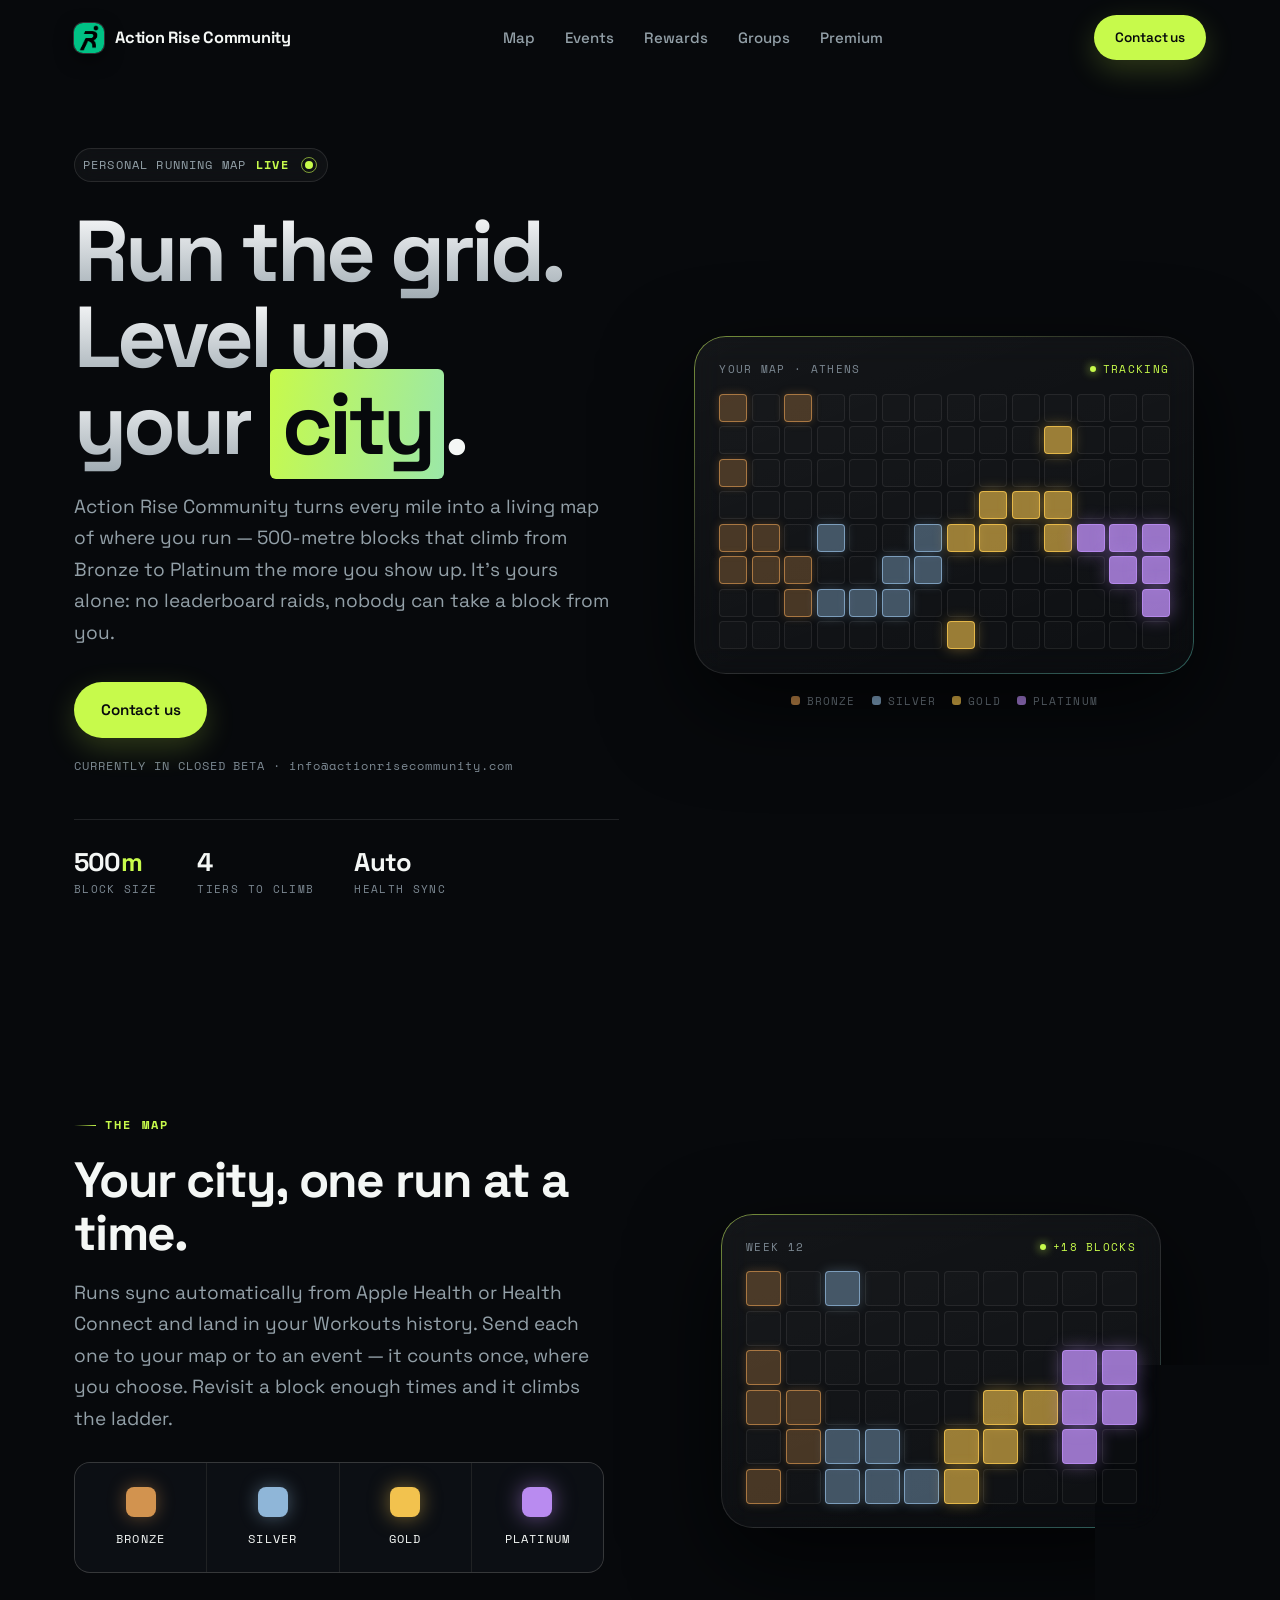
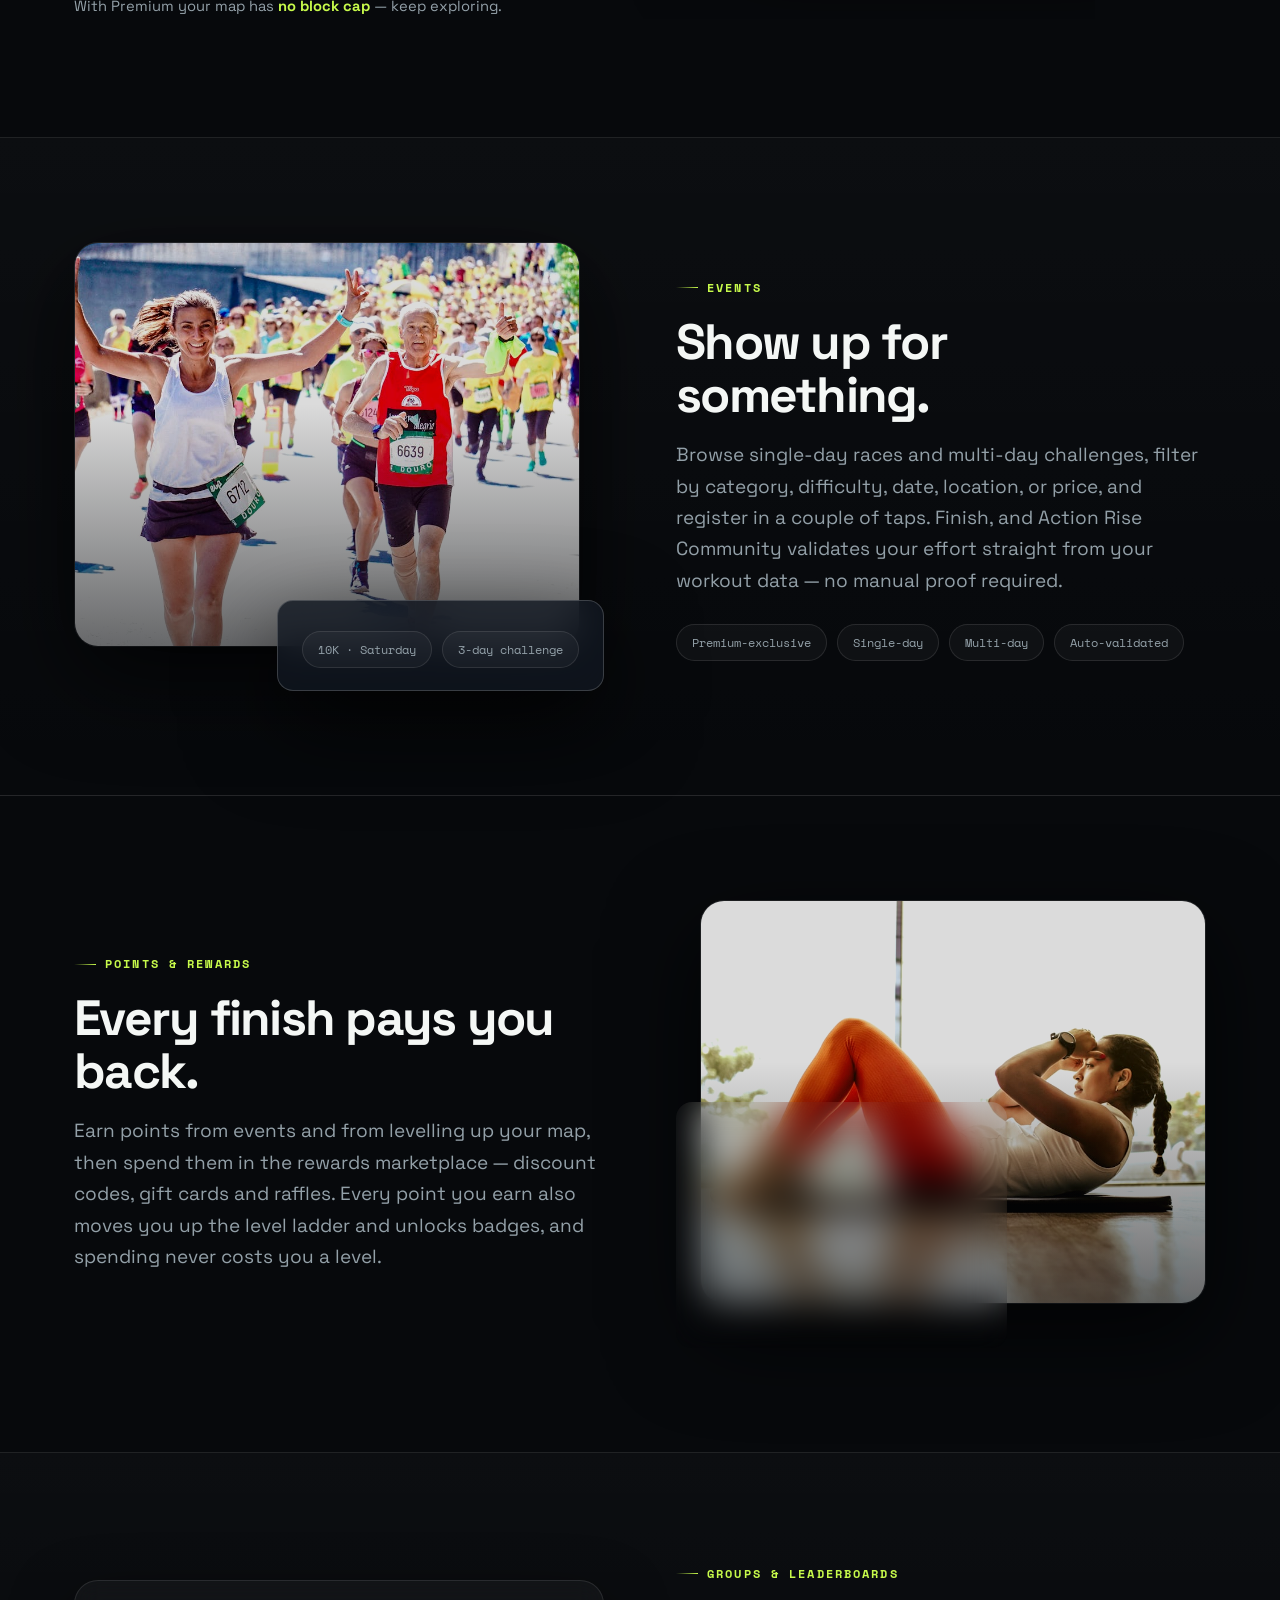
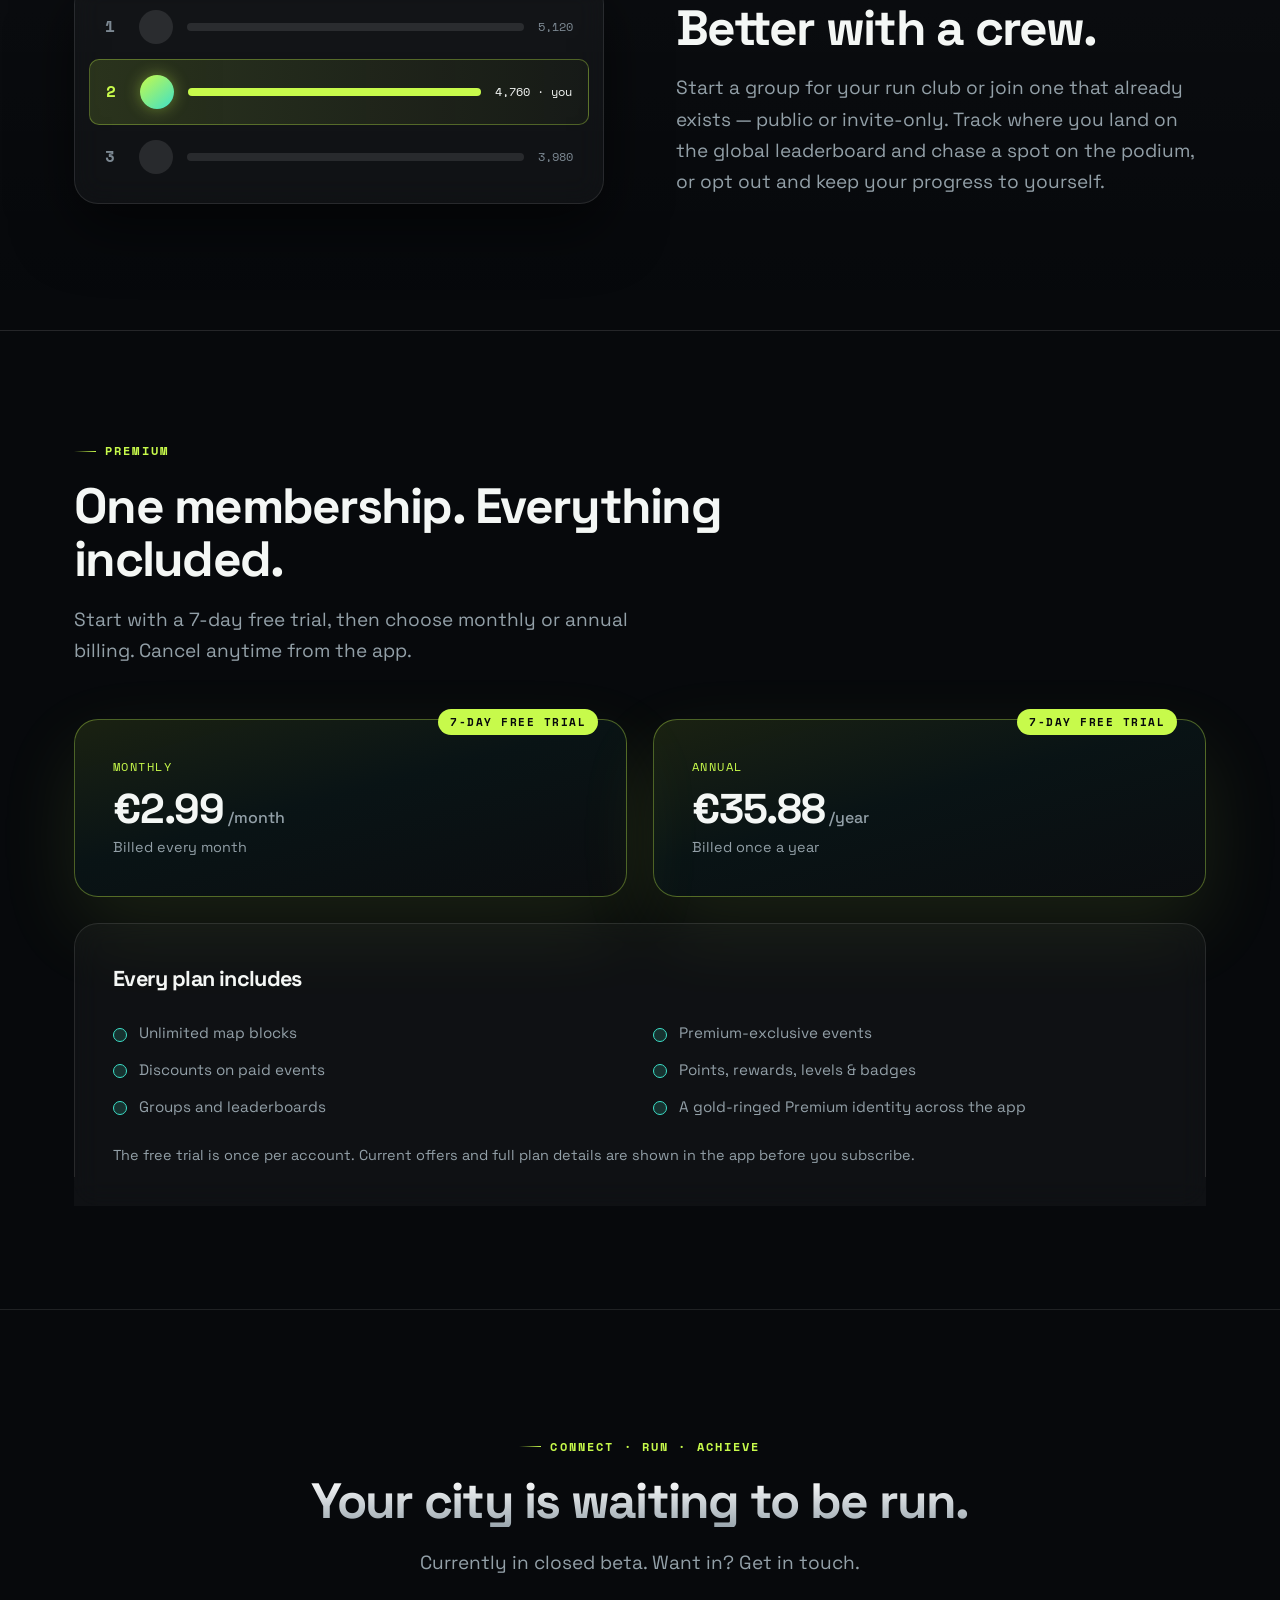
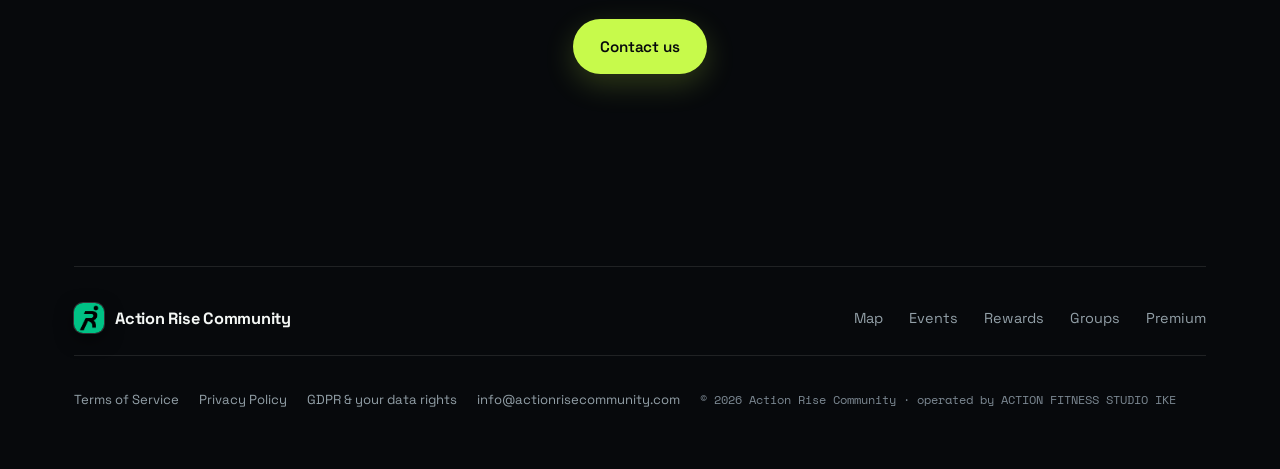
<file: index.html>
<!doctype html>
<html lang="en">
<head>
<meta charset="UTF-8">
<meta name="viewport" content="width=device-width, initial-scale=1">
<title>Action Rise Community — Connect · Run · Achieve</title>
<meta name="description" content="Action Rise Community turns every run into progress. Browse events, level up a personal map of your city, earn points, and run with your crew. Premium on iOS and Android from €2.99/month, with a 7-day free trial.">
<meta name="theme-color" content="#07090C">
<meta property="og:title" content="Action Rise Community">
<meta property="og:description" content="Connect. Run. Achieve. The social running app with a personal map, events, points, and crews.">
<link rel="icon" type="image/jpeg" href="assets/arc-logo.jpg">
<link rel="preconnect" href="https://fonts.googleapis.com">
<link rel="preconnect" href="https://fonts.gstatic.com" crossorigin>
<link href="https://fonts.googleapis.com/css2?family=Space+Grotesk:wght@500;600;700&family=Space+Mono:wght@400;700&display=swap" rel="stylesheet">
<link rel="stylesheet" href="assets/site.css">
<style>
  /* ---------- hero ---------- */
  .hero{ position:relative; padding-top:72px; padding-bottom:108px; }
  .hero::before{
    content:""; position:absolute; z-index:-1; inset:-10% 0 20% 0;
    background:radial-gradient(760px 460px at 74% 34%, rgba(199,250,75,.15), transparent 68%);
    pointer-events:none;
  }
  .hero-inner{ display:grid; grid-template-columns:1.02fr .98fr; gap:64px; align-items:center; }
  @media (max-width:940px){ .hero-inner{ grid-template-columns:1fr; gap:52px; } }

  .pill{
    display:inline-flex; align-items:center; gap:10px;
    padding:7px 14px 7px 8px; margin-bottom:26px;
    background:var(--surface); border:1px solid var(--border); border-radius:999px;
    font-family:var(--font-mono); font-size:.72rem; letter-spacing:.1em; text-transform:uppercase;
    color:var(--text-muted);
    -webkit-backdrop-filter:blur(10px); backdrop-filter:blur(10px);
  }
  .pill b{ color:var(--volt); font-weight:700; }
  .pulse{ position:relative; width:8px; height:8px; border-radius:50%; background:var(--volt); margin-left:6px; }
  .pulse::after{
    content:""; position:absolute; inset:-4px; border-radius:50%;
    border:1px solid var(--volt); opacity:.6; animation:pulse 2.4s ease-out infinite;
  }
  @keyframes pulse{ 0%{ transform:scale(.6); opacity:.7; } 100%{ transform:scale(1.7); opacity:0; } }

  .hero-copy p.lede{ margin:24px 0 34px; }
  .fine-print{ margin-top:18px; font-family:var(--font-mono); font-size:.76rem; letter-spacing:.08em; color:var(--text-dim); }

  .hero-stats{ display:flex; flex-wrap:wrap; gap:14px 40px; margin-top:44px; padding-top:28px; border-top:1px solid var(--border); }
  .stat .num{ font-size:1.6rem; font-weight:700; letter-spacing:-0.03em; line-height:1.1; }
  .stat .num em{ font-style:normal; color:var(--volt); }
  .stat .cap{ font-family:var(--font-mono); font-size:.7rem; letter-spacing:.12em; text-transform:uppercase; color:var(--text-dim); margin-top:4px; }

  /* ---------- map grid graphic ---------- */
  .hero-visual{ display:flex; flex-direction:column; align-items:center; gap:18px; }
  .grid-shell{
    position:relative; width:100%; max-width:500px;
    padding:24px;
    background:linear-gradient(160deg, rgba(255,255,255,.055), rgba(255,255,255,.015));
    border:1px solid var(--border);
    border-radius:var(--radius-xl);
    box-shadow:var(--shadow-lift);
    -webkit-backdrop-filter:blur(16px); backdrop-filter:blur(16px);
  }
  .grid-shell::before{
    content:""; position:absolute; inset:-1px; border-radius:inherit; pointer-events:none;
    background:linear-gradient(150deg, rgba(199,250,75,.5), transparent 42%, transparent 60%, rgba(61,224,200,.32));
    -webkit-mask:linear-gradient(#000 0 0) content-box, linear-gradient(#000 0 0);
    -webkit-mask-composite:xor; mask-composite:exclude; padding:1px;
  }
  .grid-chrome{
    display:flex; align-items:center; justify-content:space-between;
    font-family:var(--font-mono); font-size:.68rem; letter-spacing:.12em; text-transform:uppercase;
    color:var(--text-dim); margin-bottom:16px;
  }
  .grid-chrome .live{ display:inline-flex; align-items:center; gap:7px; color:var(--volt); }
  .grid-chrome .live i{ width:6px; height:6px; border-radius:50%; background:var(--volt); font-style:normal; box-shadow:0 0 10px var(--volt); }

  .hero-grid{
    --cols:14;
    display:grid;
    grid-template-columns:repeat(var(--cols), 1fr);
    gap:5px;
    width:100%;
  }
  .cell{
    aspect-ratio:1/1;
    border-radius:4px;
    border:1px solid rgba(255,255,255,.07);
    background:rgba(255,255,255,.018);
    opacity:0;
    transform:scale(.4);
  }
  .cell.bronze{ background:var(--bronze-fill); border-color:rgba(210,147,79,.7); box-shadow:0 0 10px rgba(210,147,79,.28); }
  .cell.silver{ background:var(--silver-fill); border-color:rgba(143,182,216,.75); box-shadow:0 0 12px rgba(143,182,216,.3); }
  .cell.gold{ background:var(--gold-fill); border-color:rgba(242,194,78,.85); box-shadow:0 0 14px rgba(242,194,78,.38); }
  .cell.platinum{ background:var(--platinum-fill); border-color:rgba(185,139,240,.9); box-shadow:0 0 18px rgba(185,139,240,.45); }
  .hero-grid.in-view .cell{ animation:blockIn .55s cubic-bezier(.2,.8,.2,1) forwards; animation-delay:var(--d); }
  @keyframes blockIn{ 60%{ transform:scale(1.06); } to{ opacity:1; transform:scale(1); } }

  .grid-legend{
    display:flex; flex-wrap:wrap; align-items:center; justify-content:center; gap:8px 16px;
    font-family:var(--font-mono); font-size:.7rem; letter-spacing:.1em; color:var(--text-dim); text-transform:uppercase;
  }
  .grid-legend span.item{ display:inline-flex; align-items:center; gap:7px; }
  .grid-legend .dot{ width:9px; height:9px; border-radius:3px; }

  /* ---------- sections ---------- */
  .section{ position:relative; padding:104px 0; }
  .section--alt{ background:linear-gradient(180deg, rgba(255,255,255,.022), rgba(255,255,255,0)); border-block:1px solid var(--border); }
  .feature{ display:grid; grid-template-columns:1fr 1fr; gap:72px; align-items:center; }
  @media (max-width:880px){ .feature{ grid-template-columns:1fr; gap:44px; } }
  .feature > *{ min-width:0; }
  .feature.reverse .feature-visual{ order:-1; }
  @media (max-width:880px){ .feature.reverse .feature-visual{ order:0; } }
  .feature-body p.lede{ margin:18px 0 28px; max-width:none; }

  .reveal{ opacity:0; transform:translateY(22px); transition:opacity .7s cubic-bezier(.2,.8,.2,1), transform .7s cubic-bezier(.2,.8,.2,1); }
  .reveal.in-view{ opacity:1; transform:none; }
  @media (prefers-reduced-motion: reduce){ .reveal{ opacity:1; transform:none; transition:none; } }

  .tag-row{ display:flex; flex-wrap:wrap; gap:10px; margin-top:8px; }
  .tag{
    font-family:var(--font-mono); font-size:.76rem;
    padding:8px 15px; border-radius:999px;
    border:1px solid var(--border); background:var(--surface); color:var(--text-muted);
    transition:border-color .2s ease, color .2s ease;
  }
  .tag:hover{ border-color:rgba(199,250,75,.45); color:var(--text); }

  /* tier ladder */
  .ladder{
    display:grid; grid-template-columns:repeat(4, minmax(0,1fr));
    gap:1px; background:var(--border);
    border:1px solid var(--border); border-radius:var(--radius-md); overflow:hidden;
  }
  @media (max-width:560px){ .ladder{ grid-template-columns:repeat(2, minmax(0,1fr)); } }
  .ladder-step{ padding:24px 12px; text-align:center; background:var(--paper-alt); transition:background-color .25s ease; }
  .ladder-step:hover{ background:#151B24; }
  .ladder-step .swatch{ width:30px; height:30px; border-radius:8px; margin:0 auto 13px; }
  .ladder-step .name{ font-family:var(--font-mono); font-size:.74rem; letter-spacing:.1em; text-transform:uppercase; color:var(--text); }
  .ladder-step:nth-child(1) .swatch{ background:var(--bronze); box-shadow:0 0 18px rgba(210,147,79,.45); }
  .ladder-step:nth-child(2) .swatch{ background:var(--silver); box-shadow:0 0 18px rgba(143,182,216,.45); }
  .ladder-step:nth-child(3) .swatch{ background:var(--gold); box-shadow:0 0 20px rgba(242,194,78,.5); }
  .ladder-step:nth-child(4) .swatch{ background:var(--platinum); box-shadow:0 0 22px rgba(185,139,240,.55); }
  .cap-note{ margin-top:22px; font-size:.92rem; color:var(--text-muted); }
  .cap-note strong{ color:var(--volt); }

  /* photo + floating-card collage */
  .collage{ position:relative; padding:0 24px 44px 0; }
  .collage--right{ padding:0 0 44px 24px; }
  .collage-photo{
    width:100%; aspect-ratio:5/4; object-fit:cover;
    border-radius:var(--radius-lg); border:1px solid var(--border);
    filter:saturate(.92) contrast(1.06) brightness(.86);
    box-shadow:var(--shadow-lift);
  }
  .collage::after{
    content:""; position:absolute; inset:0 24px 44px 0; border-radius:var(--radius-lg); pointer-events:none;
    background:linear-gradient(180deg, rgba(7,9,12,0) 40%, rgba(7,9,12,.55) 100%);
  }
  .collage--right::after{ inset:0 0 44px 24px; }
  .collage-card{
    position:absolute; z-index:2; left:auto; right:0; bottom:0; max-width:78%;
    background:rgba(17,22,32,.82);
    border:1px solid var(--border-hi); border-radius:var(--radius-md);
    padding:22px 24px;
    box-shadow:var(--shadow-lift);
    -webkit-backdrop-filter:blur(18px); backdrop-filter:blur(18px);
  }
  .collage--right .collage-card{ right:auto; left:0; }
  @media (max-width:520px){
    .collage-card{ max-width:none; left:12px; right:12px; }
    .collage--right .collage-card{ left:12px; right:12px; }
  }

  /* rewards mock */
  .points-row{ display:flex; align-items:baseline; justify-content:space-between; gap:12px; margin-bottom:16px; }
  .points-total{ font-size:2.2rem; font-weight:700; letter-spacing:-0.03em; color:var(--volt); }
  .points-label{ font-family:var(--font-mono); font-size:.7rem; color:var(--text-muted); text-transform:uppercase; letter-spacing:.1em; }
  .bar{ height:8px; border-radius:99px; background:rgba(255,255,255,.09); overflow:hidden; margin-bottom:22px; }
  .bar-fill{ height:100%; width:0; background:linear-gradient(90deg, var(--teal), var(--volt)); border-radius:99px; box-shadow:0 0 16px rgba(199,250,75,.5); transition:width 1.4s cubic-bezier(.2,.8,.2,1); }
  .reveal.in-view .bar-fill{ width:64%; }
  .reward-item{ display:flex; flex-wrap:wrap; align-items:baseline; justify-content:space-between; gap:4px 12px; padding:13px 0; border-top:1px solid var(--border); font-size:.92rem; }
  .reward-item:first-of-type{ border-top:none; }
  .reward-item .cost{ font-family:var(--font-mono); font-size:.82rem; color:var(--volt); }

  /* leaderboard mock */
  .board-card{
    background:var(--surface); border:1px solid var(--border); border-radius:var(--radius-lg);
    padding:14px; box-shadow:var(--shadow-soft);
    -webkit-backdrop-filter:blur(14px); backdrop-filter:blur(14px);
  }
  .board-row{ display:flex; align-items:center; gap:14px; padding:15px 16px; border-radius:var(--radius-sm); }
  .board-row.me{
    background:linear-gradient(90deg, rgba(199,250,75,.14), rgba(199,250,75,.03));
    border:1px solid rgba(199,250,75,.32);
  }
  .rank{ font-family:var(--font-mono); font-weight:700; width:20px; color:var(--text-dim); }
  .board-row.me .rank{ color:var(--volt); }
  .avatar{ width:34px; height:34px; border-radius:50%; background:rgba(255,255,255,.10); flex-shrink:0; }
  .board-row.me .avatar{ background:linear-gradient(140deg, var(--volt), var(--teal)); box-shadow:0 0 16px rgba(199,250,75,.4); }
  .name-bar{ flex:1; height:8px; border-radius:99px; background:rgba(255,255,255,.10); }
  .board-row.me .name-bar{ background:var(--volt); width:70%; }
  .board-row:not(.me):nth-child(1) .name-bar{ width:88%; }
  .board-row:not(.me):nth-child(3) .name-bar{ width:52%; }
  .pts{ font-family:var(--font-mono); font-size:.78rem; color:var(--text-dim); }
  .board-row.me .pts{ color:var(--text); }

  /* premium */
  .plans{ display:grid; grid-template-columns:1fr 1fr; gap:26px; margin-top:52px; align-items:start; }
  @media (max-width:720px){ .plans{ grid-template-columns:1fr; } }
  .plan{ position:relative; border-radius:var(--radius-lg); padding:38px; border:1px solid var(--border); }
  .plan-benefits{ margin-top:26px; background:var(--surface); -webkit-backdrop-filter:blur(14px); backdrop-filter:blur(14px); }
  .plan.plan-benefits ul{ display:grid; grid-template-columns:1fr 1fr; gap:13px 26px; }
  @media (max-width:720px){ .plan.plan-benefits ul{ grid-template-columns:1fr; } }
  .plan-benefits li{ color:var(--text); }
  .price{ font-size:2.6rem; font-weight:700; letter-spacing:-0.03em; margin:10px 0 4px; line-height:1.1; }
  .price span{ font-size:1rem; font-weight:500; color:var(--text-muted); letter-spacing:0; margin-left:4px; }
  .price-note{ font-size:.9rem; color:var(--text-muted); margin:0; }
  .plan-benefits .price-note{ margin-top:26px; }
  .plan-premium{
    background:linear-gradient(165deg, rgba(199,250,75,.10), rgba(61,224,200,.05) 45%, rgba(255,255,255,.02));
    border-color:rgba(199,250,75,.35);
    box-shadow:0 30px 80px rgba(199,250,75,.10);
  }
  .plan-badge{
    position:absolute; top:-11px; right:28px;
    font-family:var(--font-mono); font-size:.66rem; letter-spacing:.14em; text-transform:uppercase;
    background:var(--volt); color:#07090C; font-weight:700;
    padding:5px 12px; border-radius:999px;
  }
  .plan h3{ font-size:1.35rem; margin-bottom:6px; }
  .plan .tagline{ font-family:var(--font-mono); font-size:.74rem; color:var(--text-dim); text-transform:uppercase; letter-spacing:.12em; margin:0 0 4px; }
  .plan-premium .tagline{ color:var(--volt); }
  .plan ul{ margin:26px 0 0; display:flex; flex-direction:column; gap:13px; }
  .plan li{ font-size:.95rem; color:var(--text-muted); padding-left:26px; position:relative; }
  .plan li::before{
    content:""; position:absolute; left:0; top:.42em; width:14px; height:14px; border-radius:50%;
    background:rgba(61,224,200,.16); border:1px solid var(--teal);
  }
  .plan-premium li{ color:var(--text); }
  .plan-premium li::before{ background:rgba(199,250,75,.2); border-color:var(--volt); }

  /* cta band */
  .cta-band{ position:relative; overflow:hidden; padding:120px 0; text-align:center; border-top:1px solid var(--border); }
  .cta-band::before{
    content:""; position:absolute; inset:0; z-index:-1;
    background:
      radial-gradient(620px 340px at 50% 0%, rgba(199,250,75,.16), transparent 68%),
      radial-gradient(700px 420px at 50% 120%, rgba(61,224,200,.12), transparent 66%);
  }
  .cta-band .h2{ margin-bottom:20px; }
  .cta-band .lede{ margin:0 auto 40px; }
  .cta-band .btn-row{ justify-content:center; }
  .cta-band .eyebrow{ justify-content:center; }
</style>
</head>
<body>

<header class="site-header" id="siteHeader">
  <div class="wrap nav-inner">
    <a class="brand" href="#top">
      <img class="brand-mark" src="assets/arc-logo.jpg" alt="">
      <span class="brand-name">Action Rise Community</span>
    </a>
    <nav class="nav-links" aria-label="Primary">
      <a class="nav-link" href="#map">Map</a>
      <a class="nav-link" href="#events">Events</a>
      <a class="nav-link" href="#rewards">Rewards</a>
      <a class="nav-link" href="#groups">Groups</a>
      <a class="nav-link" href="#premium">Premium</a>
    </nav>
    <a class="btn btn-primary btn-sm nav-cta" href="mailto:info@actionrisecommunity.com">Contact us</a>
    <button class="nav-toggle" id="navToggle" type="button" aria-label="Open menu" aria-expanded="false" aria-controls="navDrawer">
      <span class="nav-toggle-bars"><span></span><span></span><span></span></span>
    </button>
  </div>
</header>

<div class="nav-drawer" id="navDrawer" hidden>
  <nav aria-label="Mobile">
    <a class="drawer-link" href="#map" style="--d:40ms">Map</a>
    <a class="drawer-link" href="#events" style="--d:80ms">Events</a>
    <a class="drawer-link" href="#rewards" style="--d:120ms">Rewards</a>
    <a class="drawer-link" href="#groups" style="--d:160ms">Groups</a>
    <a class="drawer-link" href="#premium" style="--d:200ms">Premium</a>
  </nav>
  <a class="btn btn-primary drawer-cta" href="mailto:info@actionrisecommunity.com">Contact us</a>
</div>

<main id="top">

  <section class="hero wrap">
    <div class="hero-inner">
      <div class="hero-copy">
        <span class="pill">Personal running map <b>Live</b><span class="pulse"></span></span>
        <h1 class="h1"><span class="grad-text">Run the grid.<br>Level up<br>your</span> <mark class="hl">city</mark>.</h1>
        <p class="lede">Action Rise Community turns every mile into a living map of where you run — 500‑metre blocks that climb from Bronze to Platinum the more you show up. It's yours alone: no leaderboard raids, nobody can take a block from you.</p>
        <div class="btn-row" id="get-app">
          <a class="btn btn-primary" href="mailto:info@actionrisecommunity.com">Contact us</a>
        </div>
        <p class="fine-print">CURRENTLY IN CLOSED BETA · info@actionrisecommunity.com</p>

        <div class="hero-stats">
          <div class="stat"><div class="num">500<em>m</em></div><div class="cap">Block size</div></div>
          <div class="stat"><div class="num">4</div><div class="cap">Tiers to climb</div></div>
          <div class="stat"><div class="num">Auto</div><div class="cap">Health sync</div></div>
        </div>
      </div>

      <div class="hero-visual">
        <div class="grid-shell">
          <div class="grid-chrome">
            <span>Your map · Athens</span>
            <span class="live"><i></i>Tracking</span>
          </div>
          <div class="hero-grid" id="heroGrid" role="img" aria-label="Illustration of a city map divided into blocks, coloured bronze through platinum to show a runner's progress from left to right."></div>
        </div>
        <div class="grid-legend">
          <span class="item"><span class="dot" style="background:var(--bronze)"></span>Bronze</span>
          <span class="item"><span class="dot" style="background:var(--silver)"></span>Silver</span>
          <span class="item"><span class="dot" style="background:var(--gold)"></span>Gold</span>
          <span class="item"><span class="dot" style="background:var(--platinum)"></span>Platinum</span>
        </div>
      </div>
    </div>
  </section>

  <section class="section" id="map">
    <div class="wrap feature">
      <div class="feature-body reveal">
        <p class="eyebrow">The map</p>
        <h2 class="h2">Your city, one run at a time.</h2>
        <p class="lede">Runs sync automatically from Apple Health or Health Connect and land in your Workouts history. Send each one to your map or to an event — it counts once, where you choose. Revisit a block enough times and it climbs the ladder.</p>
        <div class="ladder">
          <div class="ladder-step"><div class="swatch"></div><div class="name">Bronze</div></div>
          <div class="ladder-step"><div class="swatch"></div><div class="name">Silver</div></div>
          <div class="ladder-step"><div class="swatch"></div><div class="name">Gold</div></div>
          <div class="ladder-step"><div class="swatch"></div><div class="name">Platinum</div></div>
        </div>
        <p class="cap-note">With Premium your map has <strong>no block cap</strong> — keep exploring.</p>
      </div>
      <div class="feature-visual reveal">
        <div class="grid-shell" style="max-width:440px; margin:0 auto;">
          <div class="grid-chrome">
            <span>Week 12</span>
            <span class="live"><i></i>+18 blocks</span>
          </div>
          <div class="hero-grid" id="mapGrid" role="img" aria-label="A smaller map illustration matching the hero graphic."></div>
        </div>
      </div>
    </div>
  </section>

  <section class="section section--alt" id="events">
    <div class="wrap feature reverse">
      <div class="feature-body reveal">
        <p class="eyebrow">Events</p>
        <h2 class="h2">Show up for something.</h2>
        <p class="lede">Browse single-day races and multi-day challenges, filter by category, difficulty, date, location, or price, and register in a couple of taps. Finish, and Action Rise Community validates your effort straight from your workout data — no manual proof required.</p>
        <div class="tag-row">
          <span class="tag">Premium-exclusive</span>
          <span class="tag">Single-day</span>
          <span class="tag">Multi-day</span>
          <span class="tag">Auto-validated</span>
        </div>
      </div>
      <div class="feature-visual reveal">
        <div class="collage">
          <img class="collage-photo" src="assets/events.jpg" alt="Runners cheering mid-race, arms raised, at a crowded local running event.">
          <div class="collage-card">
            <div class="tag-row">
              <span class="tag">10K · Saturday</span>
              <span class="tag">3-day challenge</span>
            </div>
          </div>
        </div>
      </div>
    </div>
  </section>

  <section class="section" id="rewards">
    <div class="wrap feature">
      <div class="feature-body reveal">
        <p class="eyebrow">Points &amp; rewards</p>
        <h2 class="h2">Every finish pays you back.</h2>
        <p class="lede">Earn points from events and from levelling up your map, then spend them in the rewards marketplace — discount codes, gift cards and raffles. Every point you earn also moves you up the level ladder and unlocks badges, and spending never costs you a level.</p>
      </div>
      <div class="feature-visual reveal">
        <div class="collage collage--right">
          <img class="collage-photo" src="assets/rewards.jpg" alt="Runner doing a core workout on a mat, tracking effort on a fitness watch.">
          <div class="collage-card reward-card">
            <div class="points-row">
              <span class="points-total">2,480</span>
              <span class="points-label">Points balance</span>
            </div>
            <div class="bar"><div class="bar-fill"></div></div>
            <div class="reward-item"><span>15% off next event</span><span class="cost">800 pts</span></div>
            <div class="reward-item"><span>Action Rise Community cap</span><span class="cost">1,200 pts</span></div>
          </div>
        </div>
      </div>
    </div>
  </section>

  <section class="section section--alt" id="groups">
    <div class="wrap feature reverse">
      <div class="feature-body reveal">
        <p class="eyebrow">Groups &amp; leaderboards</p>
        <h2 class="h2">Better with a crew.</h2>
        <p class="lede">Start a group for your run club or join one that already exists — public or invite-only. Track where you land on the global leaderboard and chase a spot on the podium, or opt out and keep your progress to yourself.</p>
      </div>
      <div class="feature-visual reveal">
        <div class="board-card">
          <div class="board-row"><span class="rank">1</span><span class="avatar"></span><span class="name-bar"></span><span class="pts">5,120</span></div>
          <div class="board-row me"><span class="rank">2</span><span class="avatar"></span><span class="name-bar"></span><span class="pts">4,760 · you</span></div>
          <div class="board-row"><span class="rank">3</span><span class="avatar"></span><span class="name-bar"></span><span class="pts">3,980</span></div>
        </div>
      </div>
    </div>
  </section>

  <section class="section" id="premium">
    <div class="wrap">
      <div class="reveal" style="max-width:660px;">
        <p class="eyebrow">Premium</p>
        <h2 class="h2">One membership. Everything included.</h2>
        <p class="lede">Start with a 7-day free trial, then choose monthly or annual billing. Cancel anytime from the app.</p>
      </div>
      <div class="plans">
        <div class="plan plan-premium reveal">
          <span class="plan-badge">7-day free trial</span>
          <p class="tagline">Monthly</p>
          <p class="price">€2.99<span>/month</span></p>
          <p class="price-note">Billed every month</p>
        </div>
        <div class="plan plan-premium reveal">
          <span class="plan-badge">7-day free trial</span>
          <p class="tagline">Annual</p>
          <p class="price">€35.88<span>/year</span></p>
          <p class="price-note">Billed once a year</p>
        </div>
      </div>
      <div class="plan plan-benefits reveal">
        <h3>Every plan includes</h3>
        <ul>
          <li>Unlimited map blocks</li>
          <li>Premium-exclusive events</li>
          <li>Discounts on paid events</li>
          <li>Points, rewards, levels &amp; badges</li>
          <li>Groups and leaderboards</li>
          <li>A gold-ringed Premium identity across the app</li>
        </ul>
        <p class="price-note">The free trial is once per account. Current offers and full plan details are shown in the app before you subscribe.</p>
      </div>
    </div>
  </section>

  <section class="cta-band">
    <div class="wrap">
      <p class="eyebrow">Connect · Run · Achieve</p>
      <h2 class="h2 grad-text">Your city is waiting to be run.</h2>
      <p class="lede">Currently in closed beta. Want in? Get in touch.</p>
      <div class="btn-row">
        <a class="btn btn-primary" href="mailto:info@actionrisecommunity.com">Contact us</a>
      </div>
    </div>
  </section>

</main>

<footer>
  <div class="wrap">
    <div class="footer-inner">
      <a class="brand" href="#top">
        <img class="brand-mark" src="assets/arc-logo.jpg" alt="">
        <span class="brand-name">Action Rise Community</span>
      </a>
      <nav class="footer-links" aria-label="Footer">
        <a href="#map">Map</a>
        <a href="#events">Events</a>
        <a href="#rewards">Rewards</a>
        <a href="#groups">Groups</a>
        <a href="#premium">Premium</a>
      </nav>
    </div>
    <div class="footer-legal">
      <a href="terms.html">Terms of Service</a>
      <a href="privacy-policy.html">Privacy Policy</a>
      <a href="gdpr.html">GDPR &amp; your data rights</a>
      <a href="mailto:info@actionrisecommunity.com">info@actionrisecommunity.com</a>
      <p class="footer-meta">© 2026 Action Rise Community · operated by ACTION FITNESS STUDIO IKE</p>
    </div>
  </div>
</footer>

<script src="assets/nav.js"></script>
<script>
(function(){
  var reduceMotion = window.matchMedia('(prefers-reduced-motion: reduce)').matches;

  function tierForCol(col, cols){
    var t = col / (cols - 1);
    if (t < 0.22) return 'bronze';
    if (t < 0.5) return 'silver';
    if (t < 0.78) return 'gold';
    return 'platinum';
  }
  function pathRow(col, rows){
    var mid = rows / 2;
    return Math.round(mid + Math.sin(col * 0.55) * 1.6 + Math.sin(col * 0.19) * 0.8);
  }
  function hash(c, r){
    var v = Math.sin(c * 12.9898 + r * 78.233) * 43758.5453;
    return Math.abs(v - Math.floor(v));
  }

  function buildGrid(el, cols, rows){
    el.style.setProperty('--cols', cols);
    el.innerHTML = '';
    var delayStep = 24;

    // trace a continuous route: bridge the vertical gap between adjacent columns
    var path = {};
    var clamp = function(v){ return Math.max(0, Math.min(rows - 1, v)); };
    for (var col = 0; col < cols; col++){
      var cur = clamp(pathRow(col, rows));
      var prev = clamp(pathRow(Math.max(col - 1, 0), rows));
      var lo = Math.min(cur, prev), hi = Math.max(cur, prev);
      for (var rr = lo; rr <= hi; rr++) path[col + ':' + rr] = true;
    }

    for (var r = 0; r < rows; r++){
      for (var c = 0; c < cols; c++){
        var cell = document.createElement('div');
        cell.className = 'cell';
        var onPath = path[c + ':' + r] === true;
        var scatter = !onPath && hash(c, r) < 0.06;
        if (onPath || scatter){
          cell.classList.add(tierForCol(c, cols));
        }
        cell.style.setProperty('--d', (c * delayStep + hash(c, r) * 90) + 'ms');
        if (reduceMotion){
          cell.style.opacity = '1';
          cell.style.transform = 'none';
        }
        el.appendChild(cell);
      }
    }
  }

  var heroGrid = document.getElementById('heroGrid');
  var mapGrid = document.getElementById('mapGrid');
  buildGrid(heroGrid, 14, 8);
  buildGrid(mapGrid, 10, 6);

  var io = new IntersectionObserver(function(entries){
    entries.forEach(function(entry){
      if (entry.isIntersecting){
        entry.target.classList.add('in-view');
        io.unobserve(entry.target);
      }
    });
  }, { threshold: 0.25 });
  [heroGrid, mapGrid].forEach(function(g){ io.observe(g); });

  var revealItems = document.querySelectorAll('.reveal');
  if (reduceMotion){
    revealItems.forEach(function(el){ el.classList.add('in-view'); });
  } else {
    var revealIo = new IntersectionObserver(function(entries){
      entries.forEach(function(entry){
        if (entry.isIntersecting){
          entry.target.classList.add('in-view');
          revealIo.unobserve(entry.target);
        }
      });
    }, { threshold: 0.15 });
    revealItems.forEach(function(el){ revealIo.observe(el); });
  }
})();
</script>

</body>
</html>
</file>
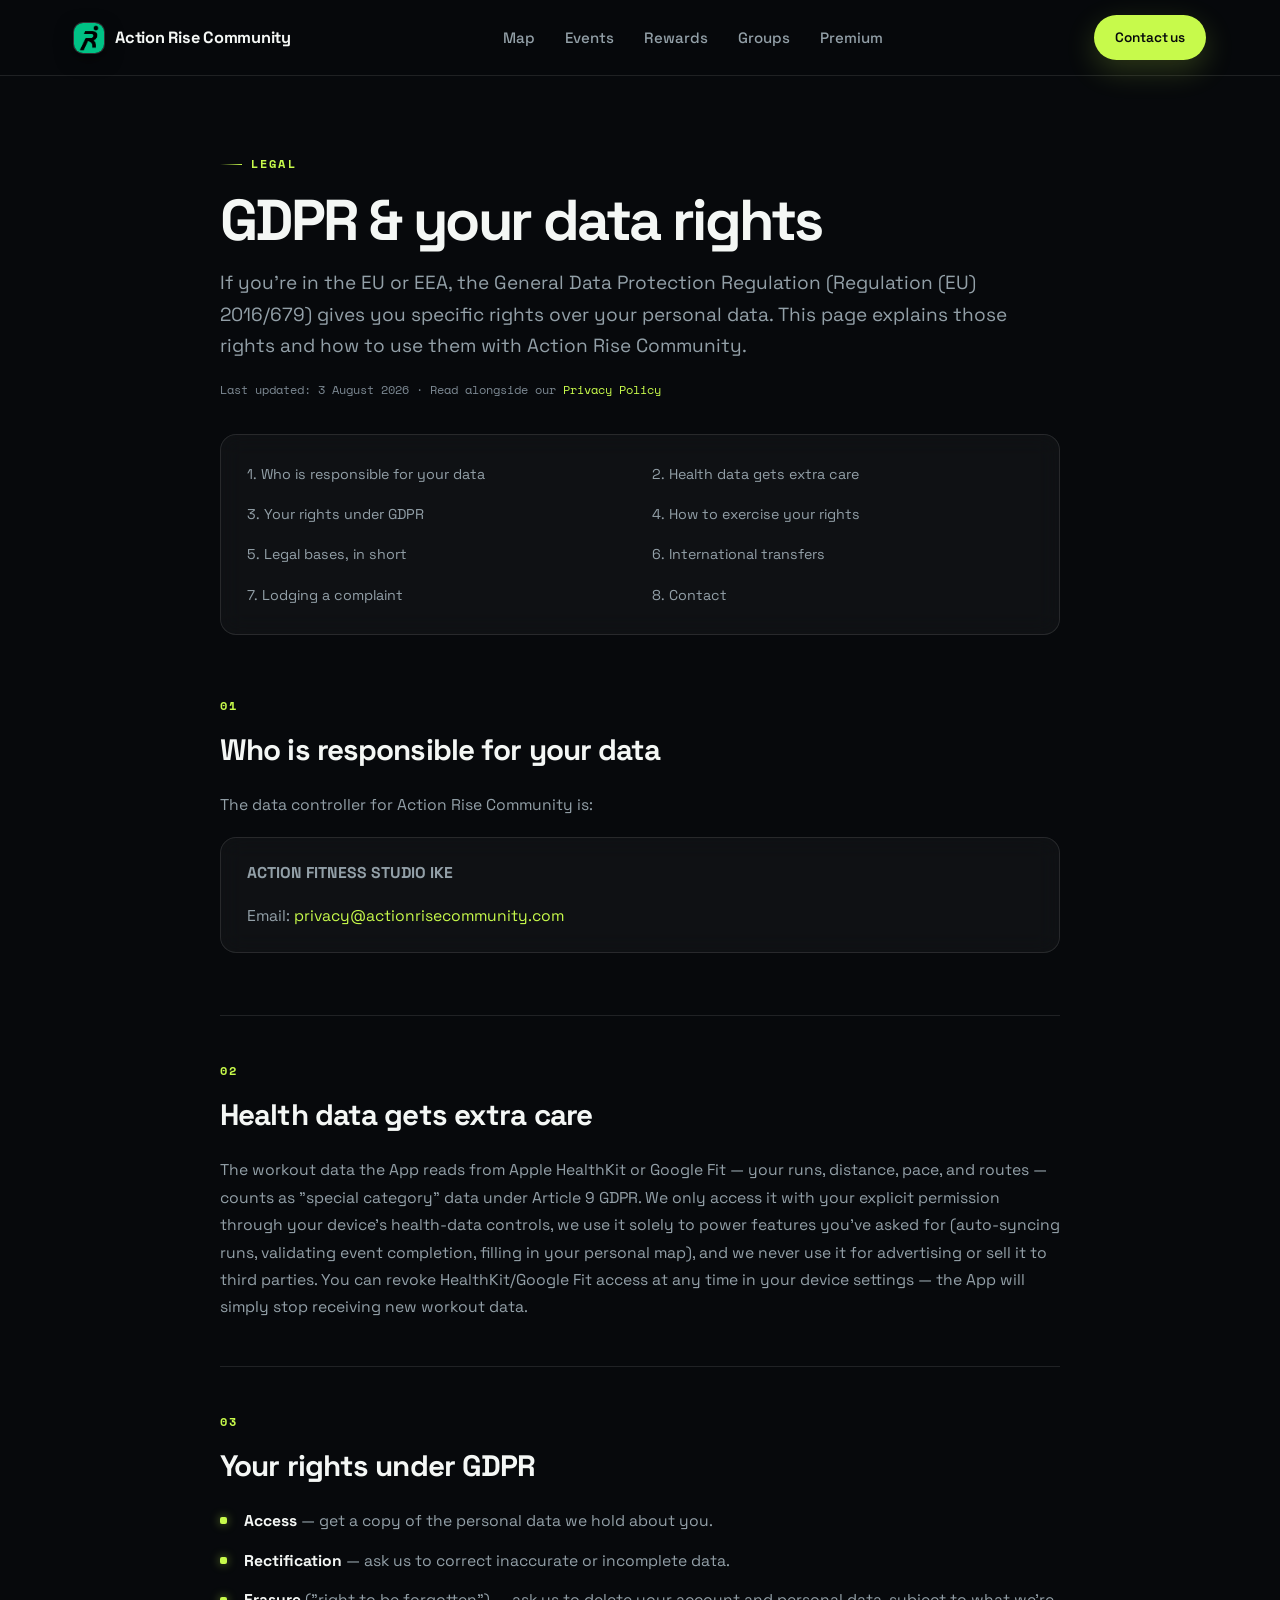
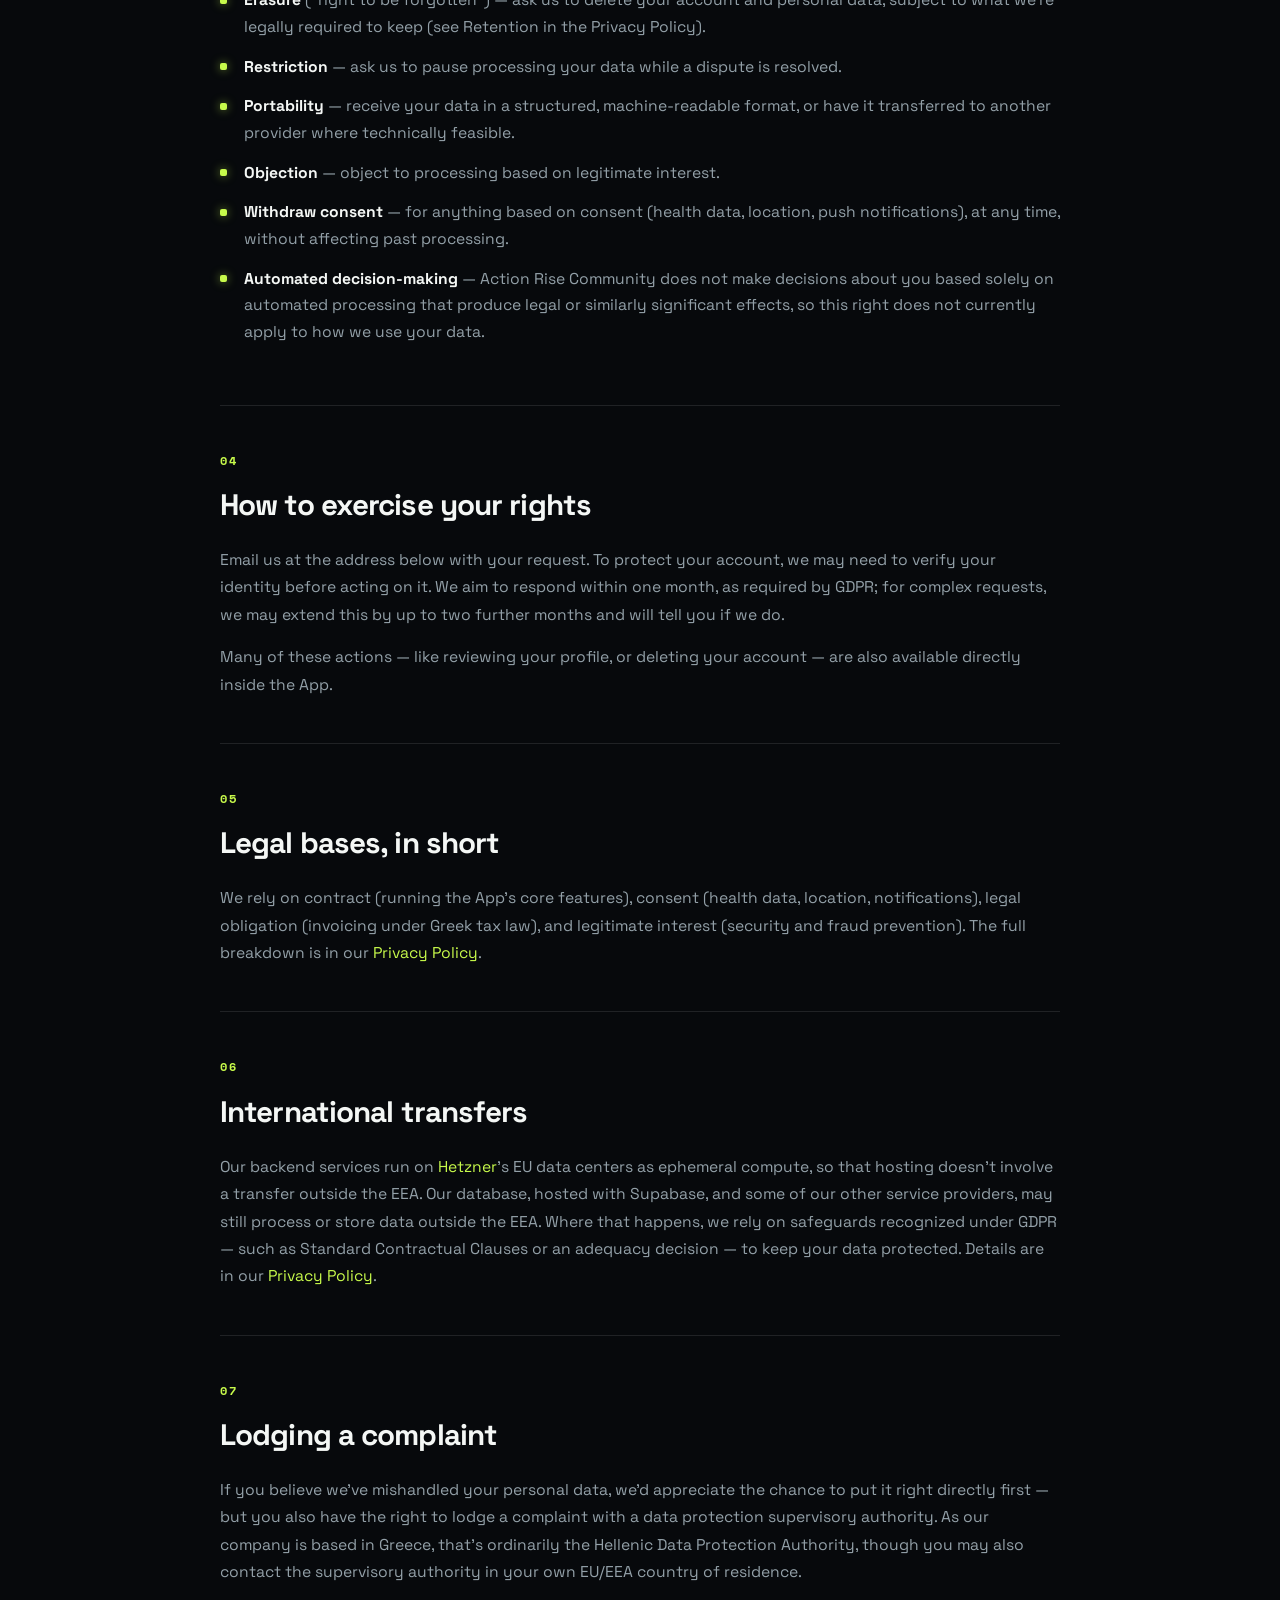
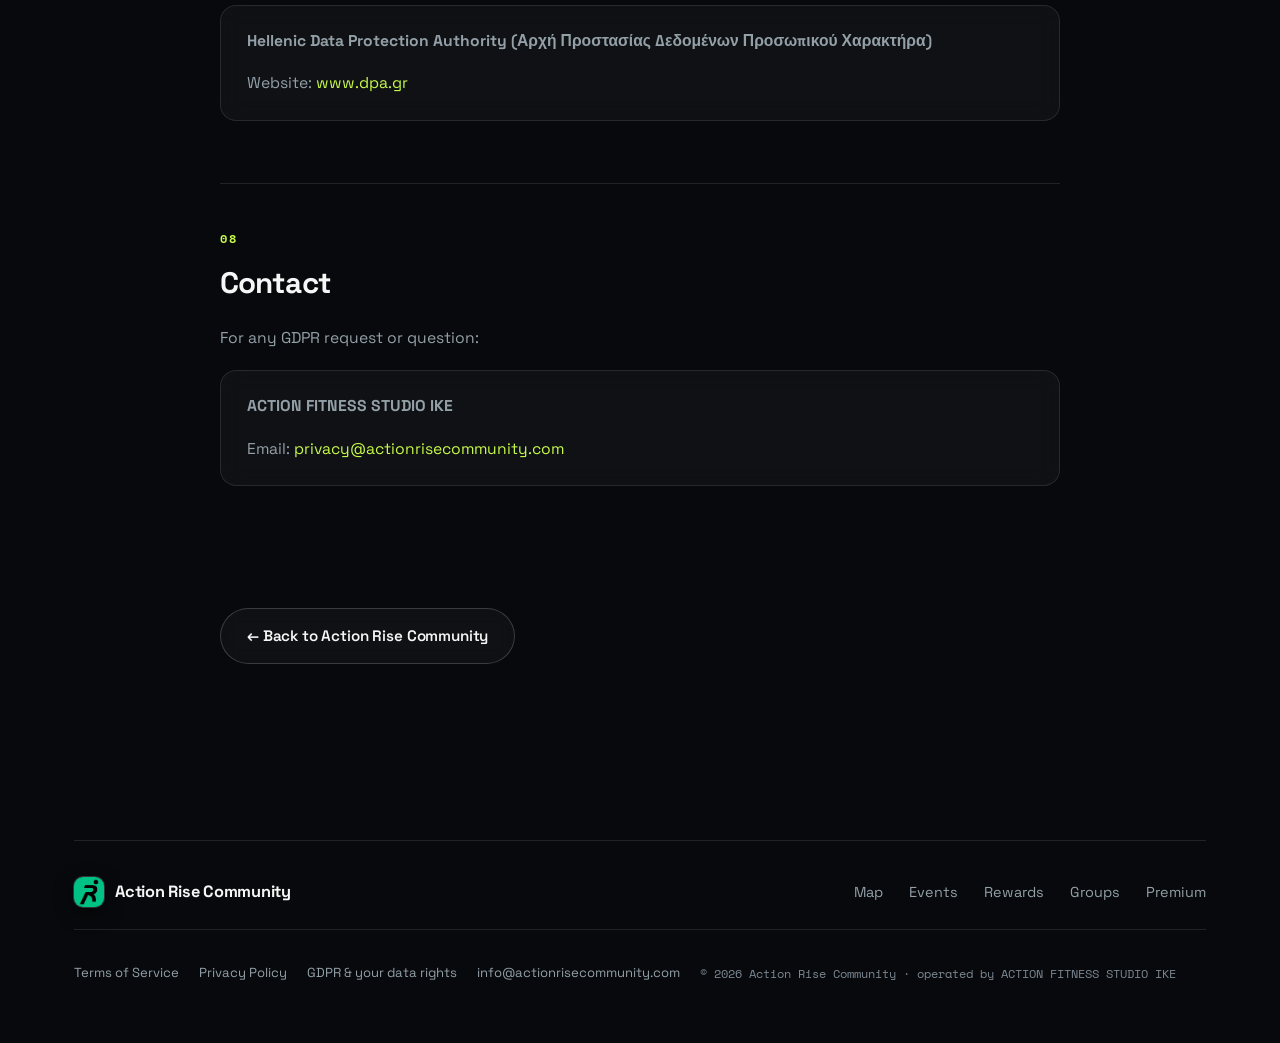
<file: gdpr.html>
<!doctype html>
<html lang="en">
<head>
<meta charset="UTF-8">
<meta name="viewport" content="width=device-width, initial-scale=1">
<title>GDPR &amp; Your Data Rights — Action Rise Community</title>
<meta name="description" content="Your GDPR rights as an Action Rise Community user — access, correction, deletion, portability — and how to exercise them.">
<meta name="theme-color" content="#07090C">
<meta name="robots" content="noindex">
<link rel="icon" type="image/jpeg" href="assets/arc-logo.jpg">
<link rel="preconnect" href="https://fonts.googleapis.com">
<link rel="preconnect" href="https://fonts.gstatic.com" crossorigin>
<link href="https://fonts.googleapis.com/css2?family=Space+Grotesk:wght@500;600;700&family=Space+Mono:wght@400;700&display=swap" rel="stylesheet">
<link rel="stylesheet" href="assets/site.css">
<link rel="stylesheet" href="assets/legal.css">
</head>
<body>

<header class="site-header solid">
  <div class="wrap nav-inner">
    <a class="brand" href="index.html">
      <img class="brand-mark" src="assets/arc-logo.jpg" alt="">
      <span class="brand-name">Action Rise Community</span>
    </a>
    <nav class="nav-links" aria-label="Primary">
      <a class="nav-link" href="index.html#map">Map</a>
      <a class="nav-link" href="index.html#events">Events</a>
      <a class="nav-link" href="index.html#rewards">Rewards</a>
      <a class="nav-link" href="index.html#groups">Groups</a>
      <a class="nav-link" href="index.html#premium">Premium</a>
    </nav>
    <a class="btn btn-primary btn-sm nav-cta" href="mailto:info@actionrisecommunity.com">Contact us</a>
    <button class="nav-toggle" id="navToggle" type="button" aria-label="Open menu" aria-expanded="false" aria-controls="navDrawer">
      <span class="nav-toggle-bars"><span></span><span></span><span></span></span>
    </button>
  </div>
</header>

<div class="nav-drawer" id="navDrawer" hidden>
  <nav aria-label="Mobile">
    <a class="drawer-link" href="index.html#map" style="--d:40ms">Map</a>
    <a class="drawer-link" href="index.html#events" style="--d:80ms">Events</a>
    <a class="drawer-link" href="index.html#rewards" style="--d:120ms">Rewards</a>
    <a class="drawer-link" href="index.html#groups" style="--d:160ms">Groups</a>
    <a class="drawer-link" href="index.html#premium" style="--d:200ms">Premium</a>
  </nav>
  <a class="btn btn-primary drawer-cta" href="mailto:info@actionrisecommunity.com">Contact us</a>
</div>

<main>
  <div class="wrap doc">

    <div class="doc-header">
      <p class="eyebrow">Legal</p>
      <h1 class="h1 doc-title">GDPR &amp; your data rights</h1>
      <p class="lede doc-lede">If you're in the EU or EEA, the General Data Protection Regulation (Regulation (EU) 2016/679) gives you specific rights over your personal data. This page explains those rights and how to use them with Action Rise Community.</p>
      <p class="doc-meta">Last updated: 3 August 2026 · Read alongside our <a href="privacy-policy.html">Privacy Policy</a></p>
    </div>

    <nav class="doc-toc" aria-label="Sections in this policy">
      <a href="#controller">1. Who is responsible for your data</a>
      <a href="#special-category">2. Health data gets extra care</a>
      <a href="#rights">3. Your rights under GDPR</a>
      <a href="#exercise">4. How to exercise your rights</a>
      <a href="#legal-bases">5. Legal bases, in short</a>
      <a href="#transfers">6. International transfers</a>
      <a href="#complaint">7. Lodging a complaint</a>
      <a href="#contact">8. Contact</a>
    </nav>

    <article class="doc-body">

      <section class="doc-section" id="controller">
        <p class="doc-num">01</p>
        <h2>Who is responsible for your data</h2>
        <p>The data controller for Action Rise Community is:</p>
        <div class="entity-card">
          <p class="entity-name">ACTION FITNESS STUDIO IKE</p>
          <p class="entity-line">Email: <a href="mailto:privacy@actionrisecommunity.com">privacy@actionrisecommunity.com</a></p>
        </div>
      </section>

      <section class="doc-section" id="special-category">
        <p class="doc-num">02</p>
        <h2>Health data gets extra care</h2>
        <p>The workout data the App reads from Apple HealthKit or Google Fit — your runs, distance, pace, and routes — counts as "special category" data under Article 9 GDPR. We only access it with your explicit permission through your device's health-data controls, we use it solely to power features you've asked for (auto-syncing runs, validating event completion, filling in your personal map), and we never use it for advertising or sell it to third parties. You can revoke HealthKit/Google Fit access at any time in your device settings — the App will simply stop receiving new workout data.</p>
      </section>

      <section class="doc-section" id="rights">
        <p class="doc-num">03</p>
        <h2>Your rights under GDPR</h2>
        <ul class="doc-list">
          <li><strong>Access</strong> — get a copy of the personal data we hold about you.</li>
          <li><strong>Rectification</strong> — ask us to correct inaccurate or incomplete data.</li>
          <li><strong>Erasure</strong> ("right to be forgotten") — ask us to delete your account and personal data, subject to what we're legally required to keep (see Retention in the Privacy Policy).</li>
          <li><strong>Restriction</strong> — ask us to pause processing your data while a dispute is resolved.</li>
          <li><strong>Portability</strong> — receive your data in a structured, machine-readable format, or have it transferred to another provider where technically feasible.</li>
          <li><strong>Objection</strong> — object to processing based on legitimate interest.</li>
          <li><strong>Withdraw consent</strong> — for anything based on consent (health data, location, push notifications), at any time, without affecting past processing.</li>
          <li><strong>Automated decision-making</strong> — Action Rise Community does not make decisions about you based solely on automated processing that produce legal or similarly significant effects, so this right does not currently apply to how we use your data.</li>
        </ul>
      </section>

      <section class="doc-section" id="exercise">
        <p class="doc-num">04</p>
        <h2>How to exercise your rights</h2>
        <p>Email us at the address below with your request. To protect your account, we may need to verify your identity before acting on it. We aim to respond within one month, as required by GDPR; for complex requests, we may extend this by up to two further months and will tell you if we do.</p>
        <p>Many of these actions — like reviewing your profile, or deleting your account — are also available directly inside the App.</p>
      </section>

      <section class="doc-section" id="legal-bases">
        <p class="doc-num">05</p>
        <h2>Legal bases, in short</h2>
        <p>We rely on contract (running the App's core features), consent (health data, location, notifications), legal obligation (invoicing under Greek tax law), and legitimate interest (security and fraud prevention). The full breakdown is in our <a href="privacy-policy.html#legal-bases">Privacy Policy</a>.</p>
      </section>

      <section class="doc-section" id="transfers">
        <p class="doc-num">06</p>
        <h2>International transfers</h2>
        <p>Our backend services run on <a href="https://www.hetzner.com/" target="_blank" rel="noopener">Hetzner</a>'s EU data centers as ephemeral compute, so that hosting doesn't involve a transfer outside the EEA. Our database, hosted with Supabase, and some of our other service providers, may still process or store data outside the EEA. Where that happens, we rely on safeguards recognized under GDPR — such as Standard Contractual Clauses or an adequacy decision — to keep your data protected. Details are in our <a href="privacy-policy.html#transfers">Privacy Policy</a>.</p>
      </section>

      <section class="doc-section" id="complaint">
        <p class="doc-num">07</p>
        <h2>Lodging a complaint</h2>
        <p>If you believe we've mishandled your personal data, we'd appreciate the chance to put it right directly first — but you also have the right to lodge a complaint with a data protection supervisory authority. As our company is based in Greece, that's ordinarily the Hellenic Data Protection Authority, though you may also contact the supervisory authority in your own EU/EEA country of residence.</p>
        <div class="entity-card">
          <p class="entity-name">Hellenic Data Protection Authority (Αρχή Προστασίας Δεδομένων Προσωπικού Χαρακτήρα)</p>
          <p class="entity-line">Website: <a href="https://www.dpa.gr" target="_blank" rel="noopener">www.dpa.gr</a></p>
        </div>
      </section>

      <section class="doc-section" id="contact">
        <p class="doc-num">08</p>
        <h2>Contact</h2>
        <p>For any GDPR request or question:</p>
        <div class="entity-card">
          <p class="entity-name">ACTION FITNESS STUDIO IKE</p>
          <p class="entity-line">Email: <a href="mailto:privacy@actionrisecommunity.com">privacy@actionrisecommunity.com</a></p>
        </div>
      </section>

    </article>

    <a class="btn btn-outline back-home" href="index.html">← Back to Action Rise Community</a>
  </div>
</main>

<footer>
  <div class="wrap">
    <div class="footer-inner">
      <a class="brand" href="index.html">
        <img class="brand-mark" src="assets/arc-logo.jpg" alt="">
        <span class="brand-name">Action Rise Community</span>
      </a>
      <nav class="footer-links" aria-label="Footer">
        <a href="index.html#map">Map</a>
        <a href="index.html#events">Events</a>
        <a href="index.html#rewards">Rewards</a>
        <a href="index.html#groups">Groups</a>
        <a href="index.html#premium">Premium</a>
      </nav>
    </div>
    <div class="footer-legal">
      <a href="terms.html">Terms of Service</a>
      <a href="privacy-policy.html">Privacy Policy</a>
      <a href="gdpr.html">GDPR &amp; your data rights</a>
      <a href="mailto:info@actionrisecommunity.com">info@actionrisecommunity.com</a>
      <p class="footer-meta">© 2026 Action Rise Community · operated by ACTION FITNESS STUDIO IKE</p>
    </div>
  </div>
</footer>

<script src="assets/nav.js"></script>

</body>
</html>
</file>
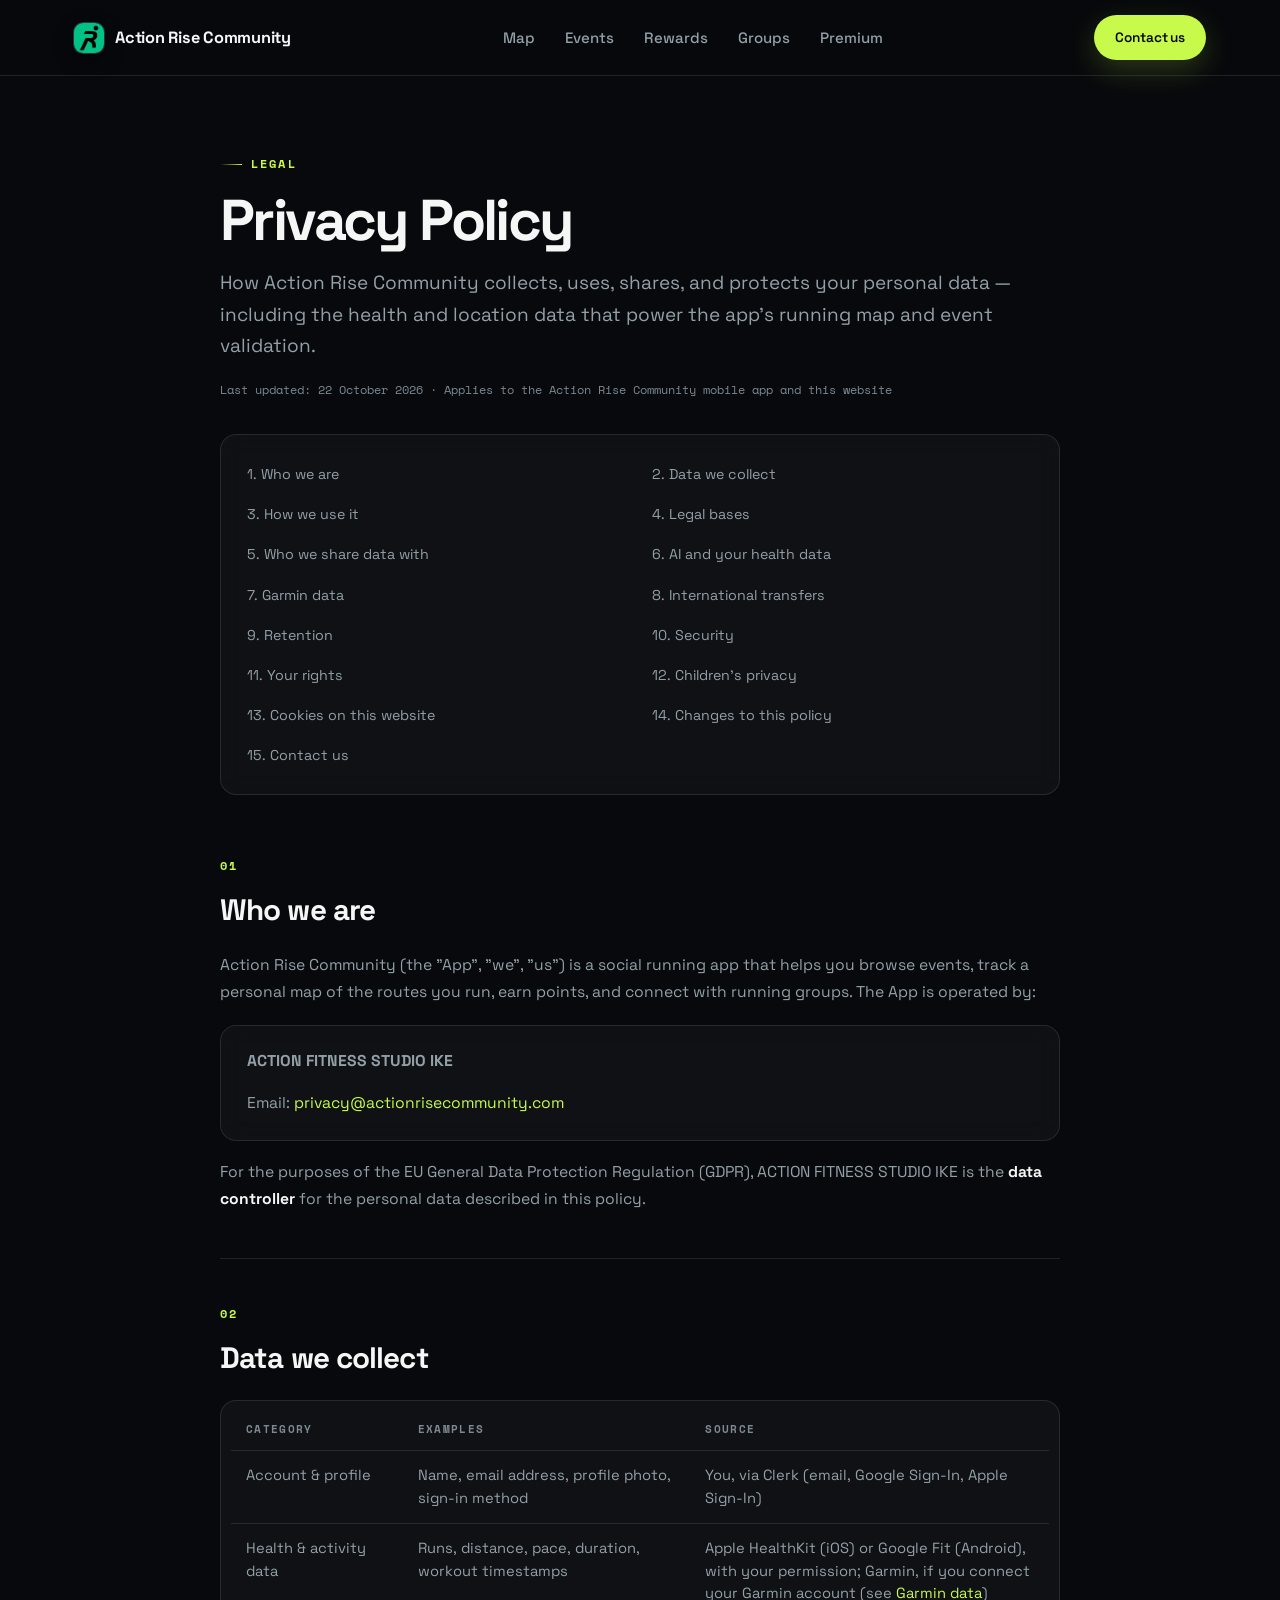
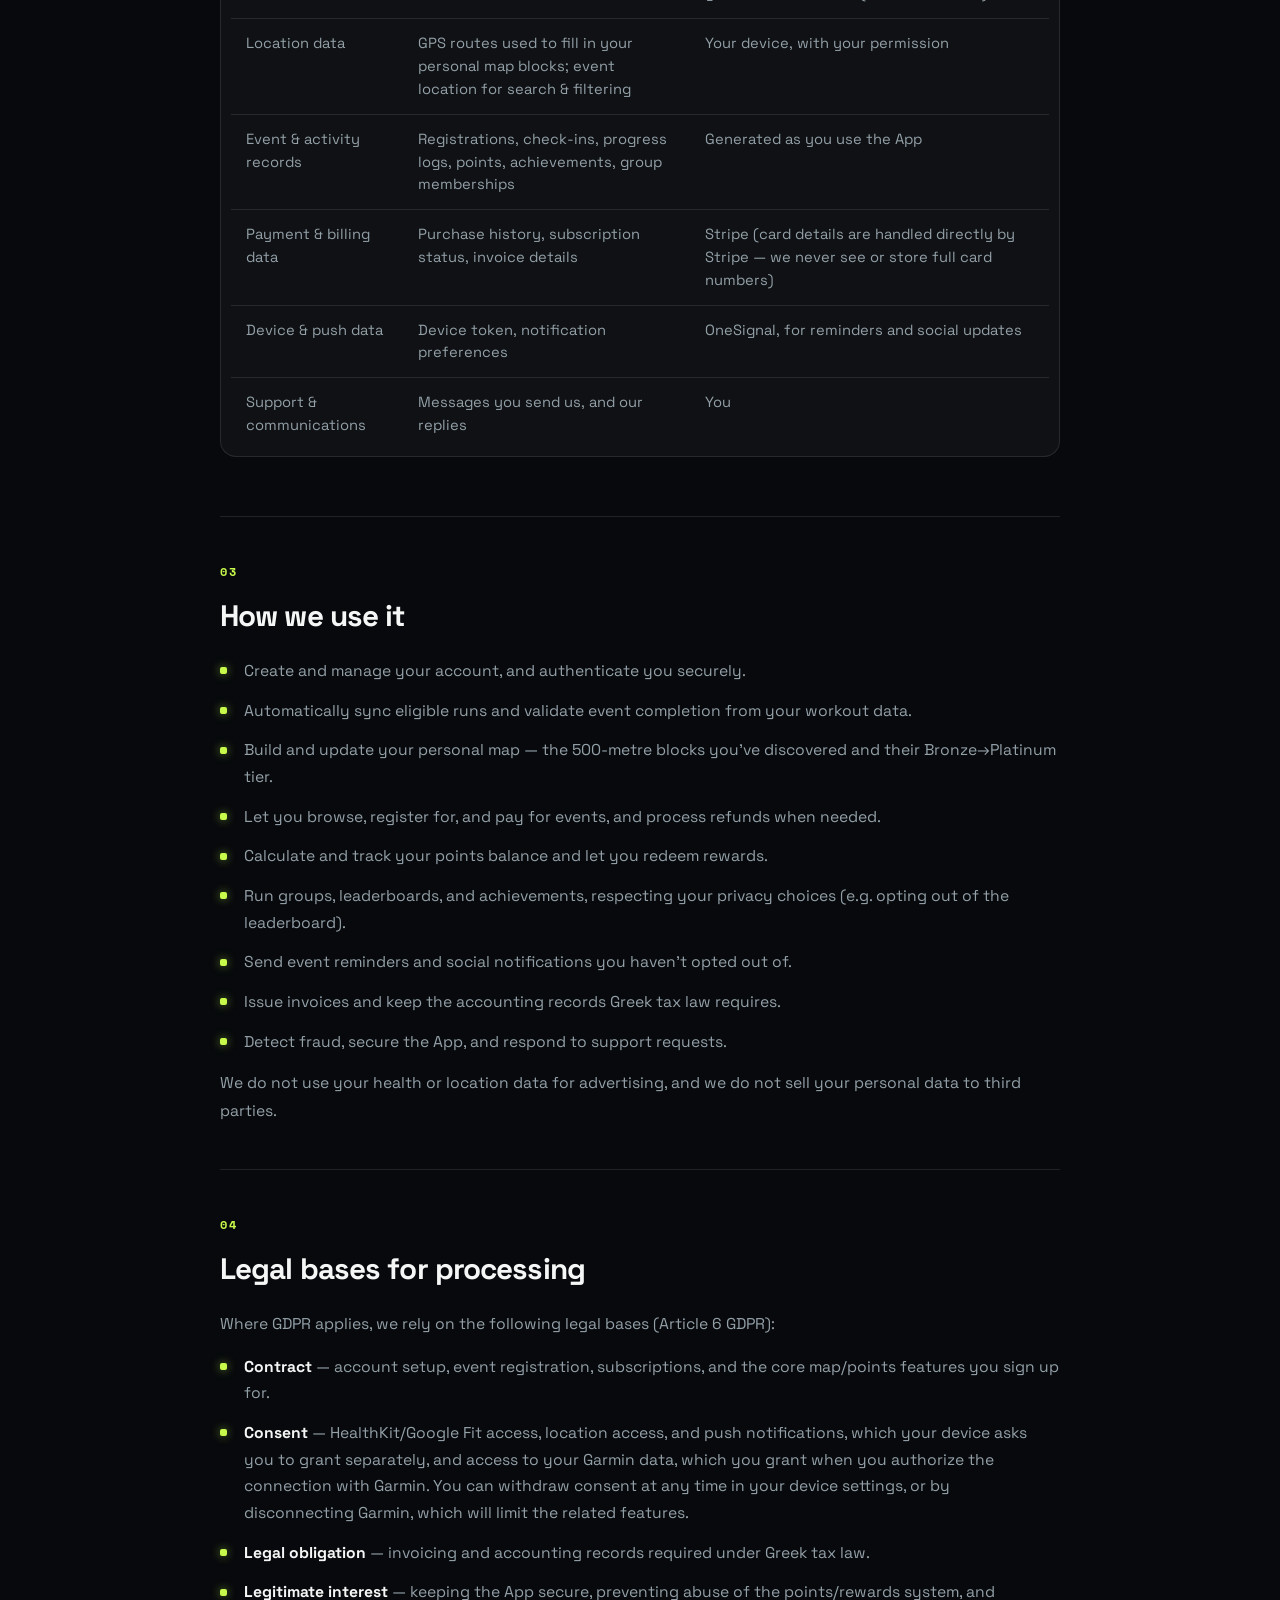
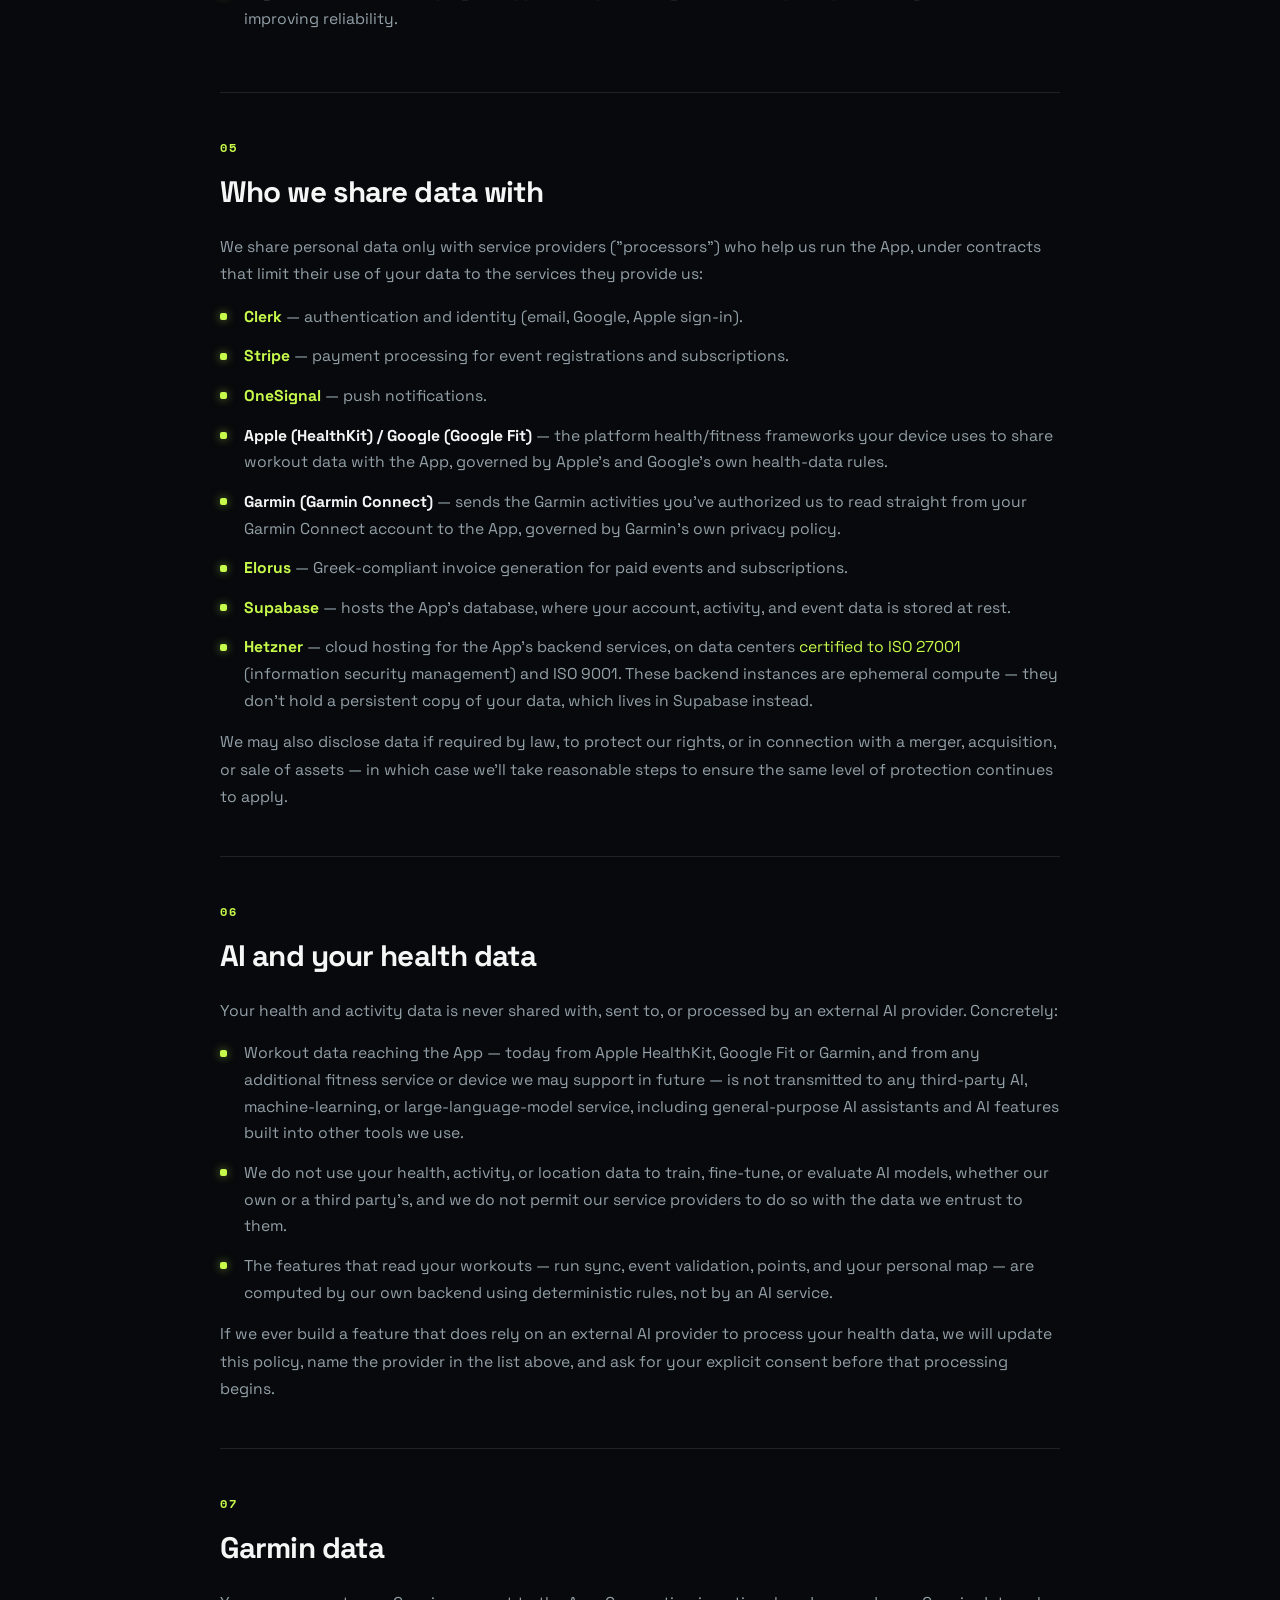
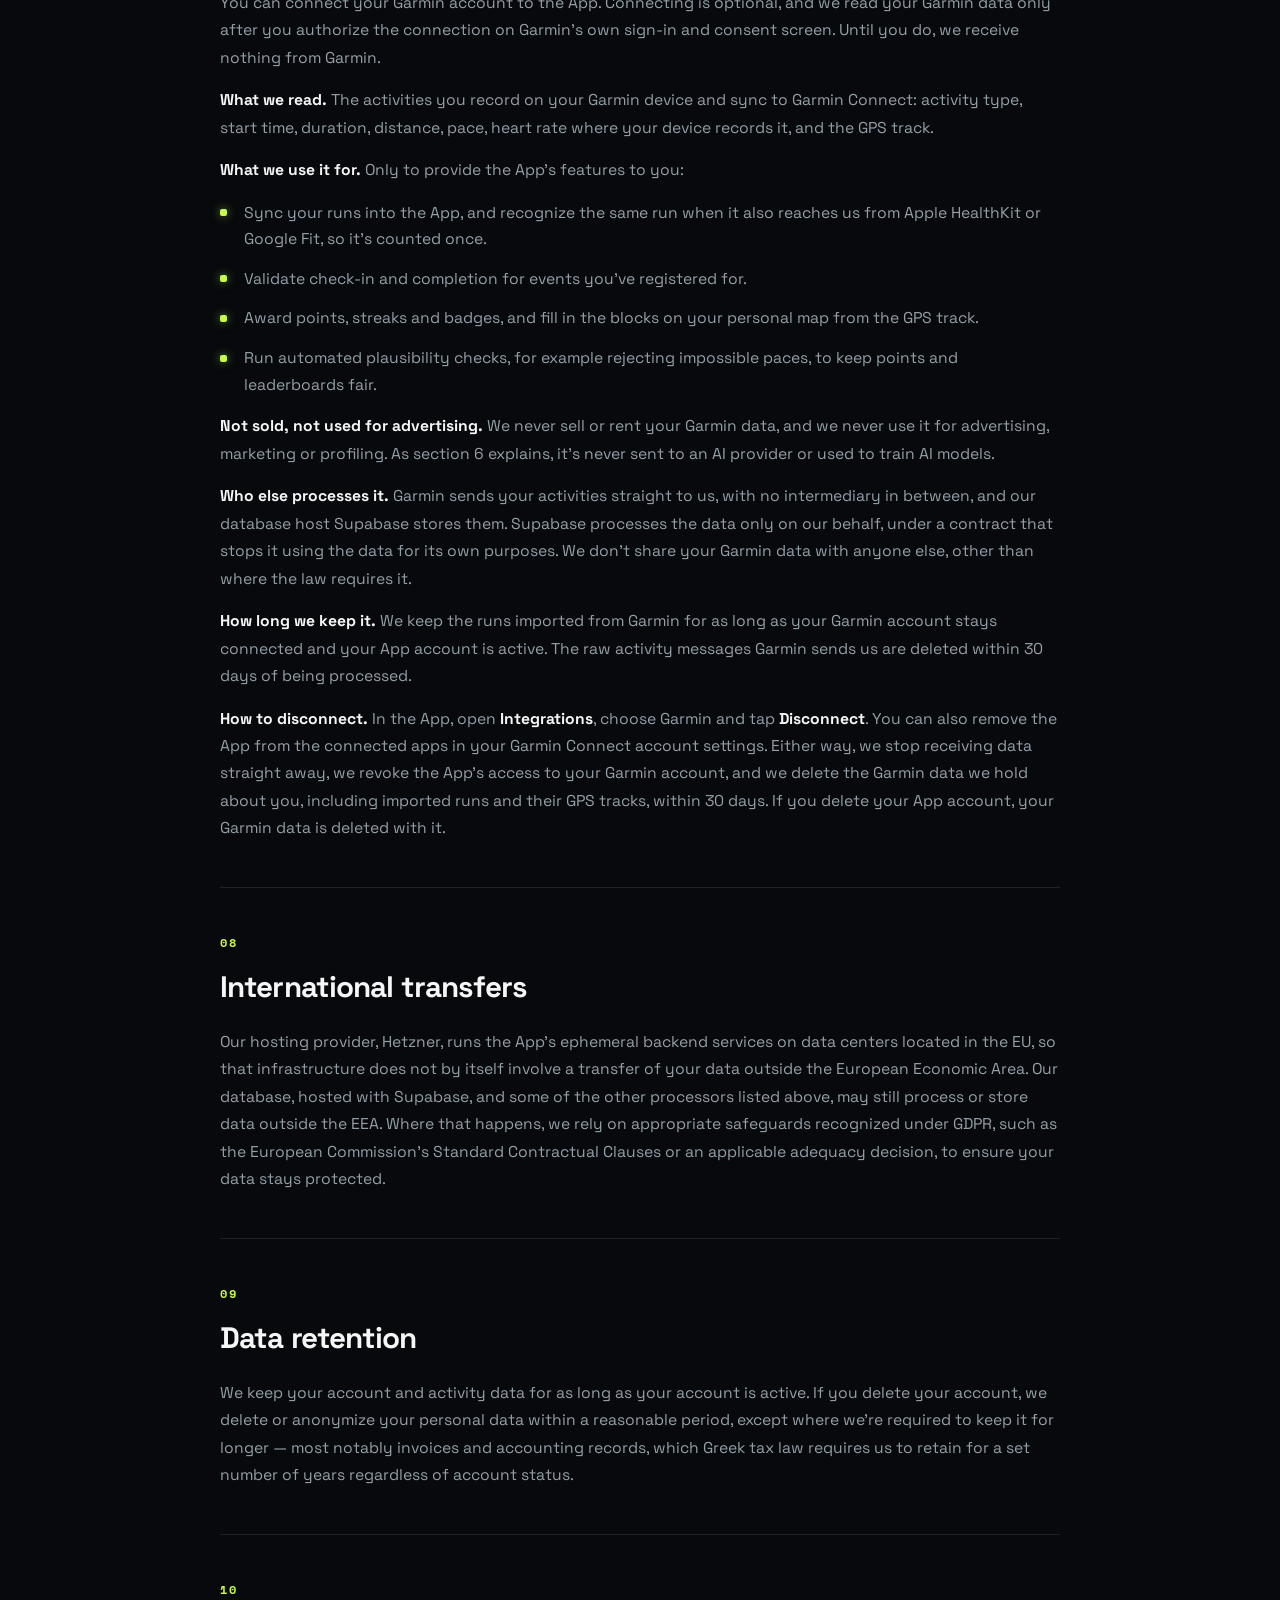
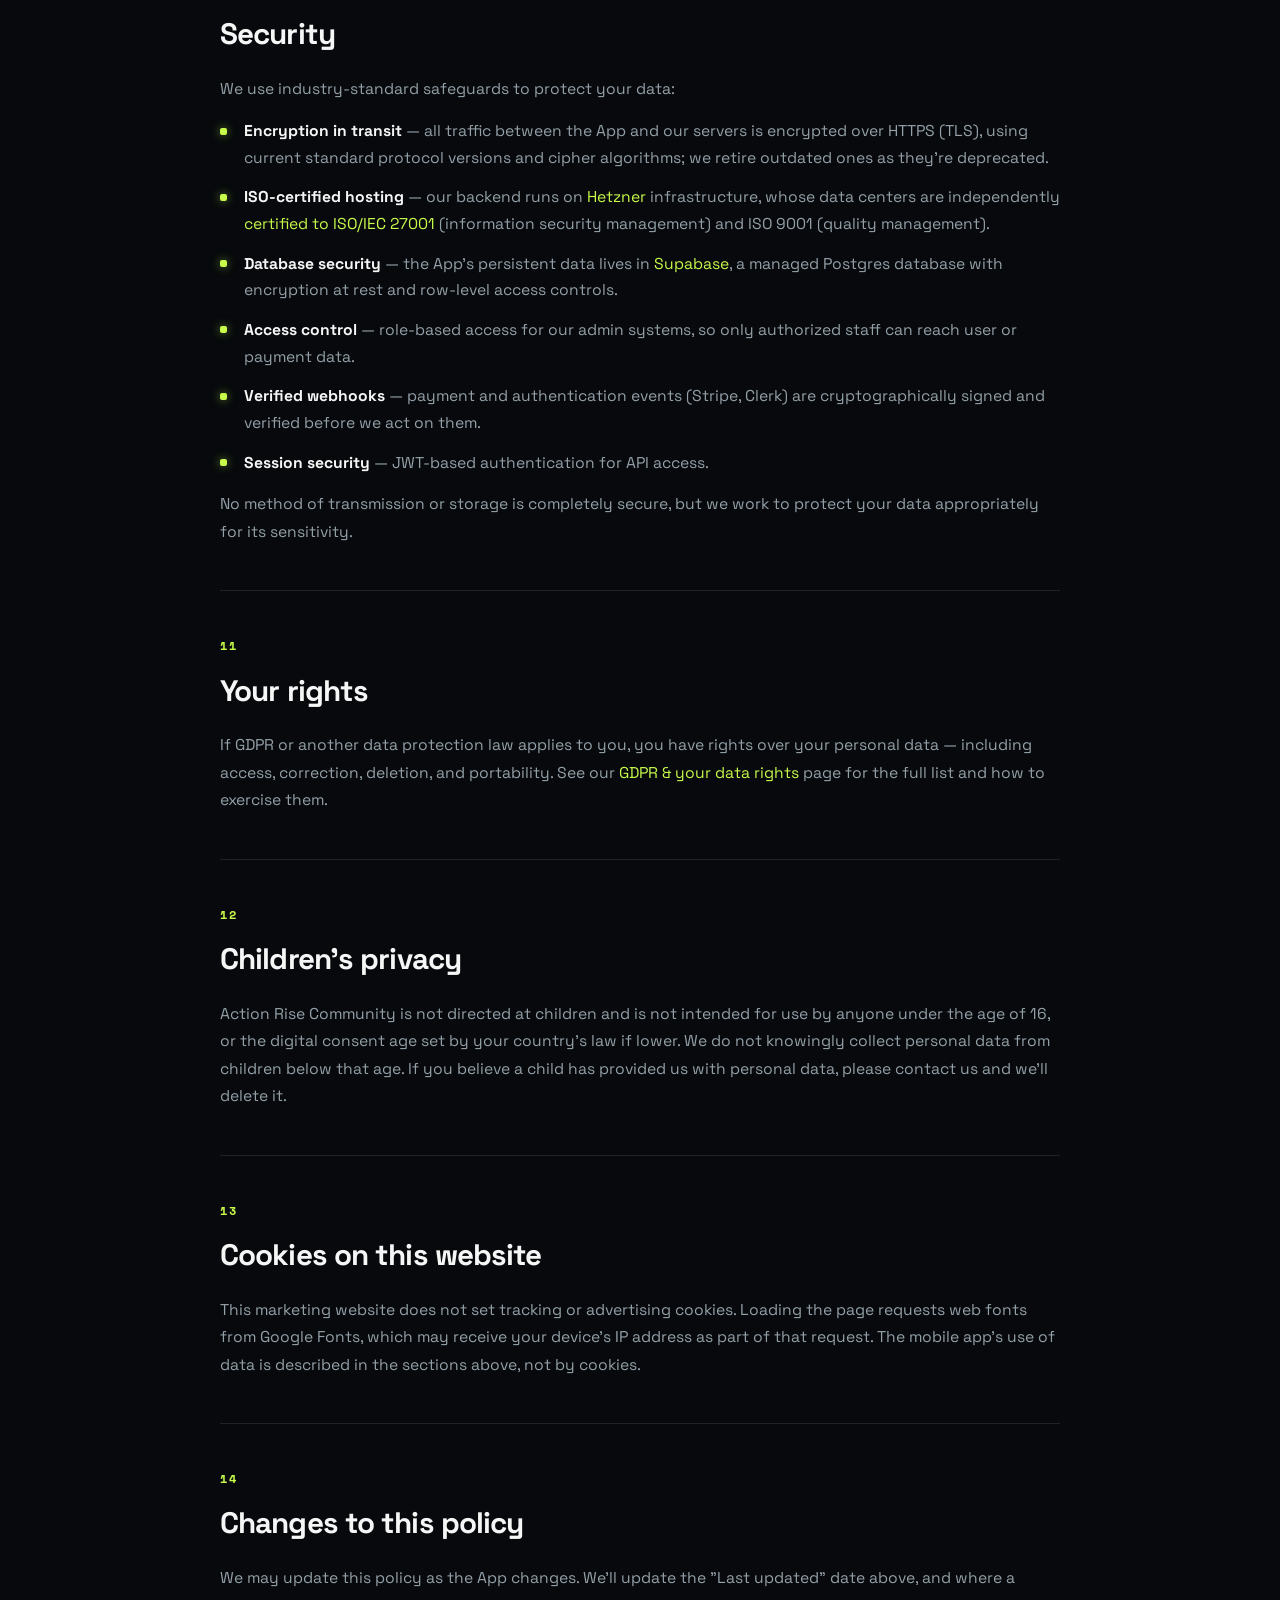
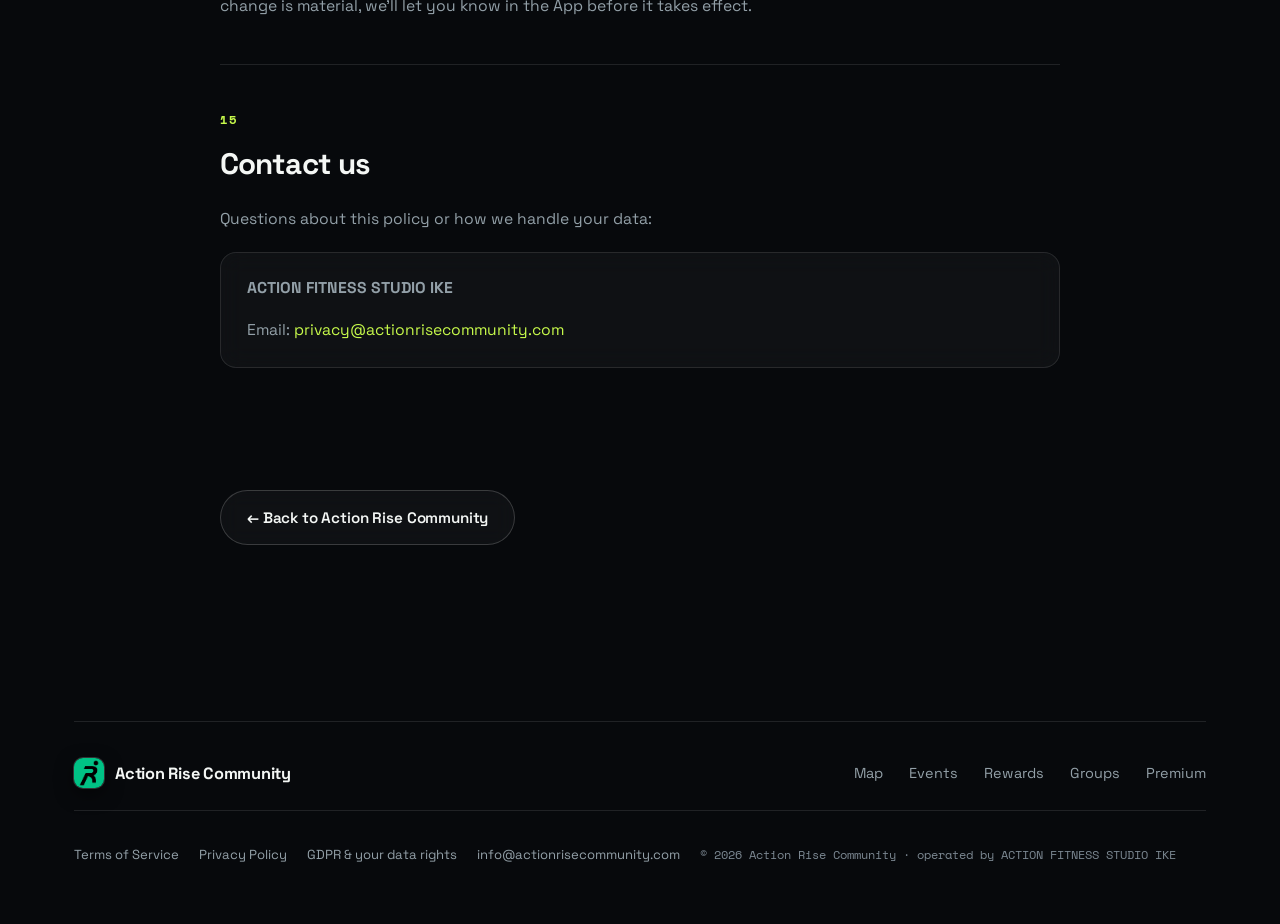
<file: privacy-policy.html>
<!doctype html>
<html lang="en">
<head>
<meta charset="UTF-8">
<meta name="viewport" content="width=device-width, initial-scale=1">
<title>Privacy Policy — Action Rise Community</title>
<meta name="description" content="How Action Rise Community collects, uses, and protects your data, including health and activity data from HealthKit and Google Fit.">
<meta name="theme-color" content="#07090C">
<meta name="robots" content="noindex">
<link rel="icon" type="image/jpeg" href="assets/arc-logo.jpg">
<link rel="preconnect" href="https://fonts.googleapis.com">
<link rel="preconnect" href="https://fonts.gstatic.com" crossorigin>
<link href="https://fonts.googleapis.com/css2?family=Space+Grotesk:wght@500;600;700&family=Space+Mono:wght@400;700&display=swap" rel="stylesheet">
<link rel="stylesheet" href="assets/site.css">
<link rel="stylesheet" href="assets/legal.css">
</head>
<body>

<header class="site-header solid">
  <div class="wrap nav-inner">
    <a class="brand" href="index.html">
      <img class="brand-mark" src="assets/arc-logo.jpg" alt="">
      <span class="brand-name">Action Rise Community</span>
    </a>
    <nav class="nav-links" aria-label="Primary">
      <a class="nav-link" href="index.html#map">Map</a>
      <a class="nav-link" href="index.html#events">Events</a>
      <a class="nav-link" href="index.html#rewards">Rewards</a>
      <a class="nav-link" href="index.html#groups">Groups</a>
      <a class="nav-link" href="index.html#premium">Premium</a>
    </nav>
    <a class="btn btn-primary btn-sm nav-cta" href="mailto:info@actionrisecommunity.com">Contact us</a>
    <button class="nav-toggle" id="navToggle" type="button" aria-label="Open menu" aria-expanded="false" aria-controls="navDrawer">
      <span class="nav-toggle-bars"><span></span><span></span><span></span></span>
    </button>
  </div>
</header>

<div class="nav-drawer" id="navDrawer" hidden>
  <nav aria-label="Mobile">
    <a class="drawer-link" href="index.html#map" style="--d:40ms">Map</a>
    <a class="drawer-link" href="index.html#events" style="--d:80ms">Events</a>
    <a class="drawer-link" href="index.html#rewards" style="--d:120ms">Rewards</a>
    <a class="drawer-link" href="index.html#groups" style="--d:160ms">Groups</a>
    <a class="drawer-link" href="index.html#premium" style="--d:200ms">Premium</a>
  </nav>
  <a class="btn btn-primary drawer-cta" href="mailto:info@actionrisecommunity.com">Contact us</a>
</div>

<main>
  <div class="wrap doc">

    <div class="doc-header">
      <p class="eyebrow">Legal</p>
      <h1 class="h1 doc-title">Privacy Policy</h1>
      <p class="lede doc-lede">How Action Rise Community collects, uses, shares, and protects your personal data — including the health and location data that power the app's running map and event validation.</p>
      <p class="doc-meta">Last updated: 22 October 2026 · Applies to the Action Rise Community mobile app and this website</p>
    </div>

    <nav class="doc-toc" aria-label="Sections in this policy">
      <a href="#who-we-are">1. Who we are</a>
      <a href="#data-we-collect">2. Data we collect</a>
      <a href="#how-we-use-it">3. How we use it</a>
      <a href="#legal-bases">4. Legal bases</a>
      <a href="#sharing">5. Who we share data with</a>
      <a href="#ai">6. AI and your health data</a>
      <a href="#garmin">7. Garmin data</a>
      <a href="#transfers">8. International transfers</a>
      <a href="#retention">9. Retention</a>
      <a href="#security">10. Security</a>
      <a href="#your-rights">11. Your rights</a>
      <a href="#children">12. Children's privacy</a>
      <a href="#cookies">13. Cookies on this website</a>
      <a href="#changes">14. Changes to this policy</a>
      <a href="#contact">15. Contact us</a>
    </nav>

    <article class="doc-body">

      <section class="doc-section" id="who-we-are">
        <p class="doc-num">01</p>
        <h2>Who we are</h2>
        <p>Action Rise Community (the "App", "we", "us") is a social running app that helps you browse events, track a personal map of the routes you run, earn points, and connect with running groups. The App is operated by:</p>
        <div class="entity-card">
          <p class="entity-name">ACTION FITNESS STUDIO IKE</p>
          <p class="entity-line">Email: <a href="mailto:privacy@actionrisecommunity.com">privacy@actionrisecommunity.com</a></p>
        </div>
        <p>For the purposes of the EU General Data Protection Regulation (GDPR), ACTION FITNESS STUDIO IKE is the <strong>data controller</strong> for the personal data described in this policy.</p>
      </section>

      <section class="doc-section" id="data-we-collect">
        <p class="doc-num">02</p>
        <h2>Data we collect</h2>
        <div class="doc-table-wrap">
          <table class="doc-table">
            <thead><tr><th>Category</th><th>Examples</th><th>Source</th></tr></thead>
            <tbody>
              <tr><td>Account &amp; profile</td><td>Name, email address, profile photo, sign-in method</td><td>You, via Clerk (email, Google Sign-In, Apple Sign-In)</td></tr>
              <tr><td>Health &amp; activity data</td><td>Runs, distance, pace, duration, workout timestamps</td><td>Apple HealthKit (iOS) or Google Fit (Android), with your permission; Garmin, if you connect your Garmin account (see <a href="#garmin">Garmin data</a>)</td></tr>
              <tr><td>Location data</td><td>GPS routes used to fill in your personal map blocks; event location for search &amp; filtering</td><td>Your device, with your permission</td></tr>
              <tr><td>Event &amp; activity records</td><td>Registrations, check-ins, progress logs, points, achievements, group memberships</td><td>Generated as you use the App</td></tr>
              <tr><td>Payment &amp; billing data</td><td>Purchase history, subscription status, invoice details</td><td>Stripe (card details are handled directly by Stripe — we never see or store full card numbers)</td></tr>
              <tr><td>Device &amp; push data</td><td>Device token, notification preferences</td><td>OneSignal, for reminders and social updates</td></tr>
              <tr><td>Support &amp; communications</td><td>Messages you send us, and our replies</td><td>You</td></tr>
            </tbody>
          </table>
        </div>
      </section>

      <section class="doc-section" id="how-we-use-it">
        <p class="doc-num">03</p>
        <h2>How we use it</h2>
        <ul class="doc-list">
          <li>Create and manage your account, and authenticate you securely.</li>
          <li>Automatically sync eligible runs and validate event completion from your workout data.</li>
          <li>Build and update your personal map — the 500-metre blocks you've discovered and their Bronze→Platinum tier.</li>
          <li>Let you browse, register for, and pay for events, and process refunds when needed.</li>
          <li>Calculate and track your points balance and let you redeem rewards.</li>
          <li>Run groups, leaderboards, and achievements, respecting your privacy choices (e.g. opting out of the leaderboard).</li>
          <li>Send event reminders and social notifications you haven't opted out of.</li>
          <li>Issue invoices and keep the accounting records Greek tax law requires.</li>
          <li>Detect fraud, secure the App, and respond to support requests.</li>
        </ul>
        <p>We do not use your health or location data for advertising, and we do not sell your personal data to third parties.</p>
      </section>

      <section class="doc-section" id="legal-bases">
        <p class="doc-num">04</p>
        <h2>Legal bases for processing</h2>
        <p>Where GDPR applies, we rely on the following legal bases (Article 6 GDPR):</p>
        <ul class="doc-list">
          <li><strong>Contract</strong> — account setup, event registration, subscriptions, and the core map/points features you sign up for.</li>
          <li><strong>Consent</strong> — HealthKit/Google Fit access, location access, and push notifications, which your device asks you to grant separately, and access to your Garmin data, which you grant when you authorize the connection with Garmin. You can withdraw consent at any time in your device settings, or by disconnecting Garmin, which will limit the related features.</li>
          <li><strong>Legal obligation</strong> — invoicing and accounting records required under Greek tax law.</li>
          <li><strong>Legitimate interest</strong> — keeping the App secure, preventing abuse of the points/rewards system, and improving reliability.</li>
        </ul>
      </section>

      <section class="doc-section" id="sharing">
        <p class="doc-num">05</p>
        <h2>Who we share data with</h2>
        <p>We share personal data only with service providers ("processors") who help us run the App, under contracts that limit their use of your data to the services they provide us:</p>
        <ul class="doc-list">
          <li><strong><a href="https://clerk.com/" target="_blank" rel="noopener">Clerk</a></strong> — authentication and identity (email, Google, Apple sign-in).</li>
          <li><strong><a href="https://stripe.com/" target="_blank" rel="noopener">Stripe</a></strong> — payment processing for event registrations and subscriptions.</li>
          <li><strong><a href="https://onesignal.com/" target="_blank" rel="noopener">OneSignal</a></strong> — push notifications.</li>
          <li><strong>Apple (HealthKit) / Google (Google Fit)</strong> — the platform health/fitness frameworks your device uses to share workout data with the App, governed by Apple's and Google's own health-data rules.</li>
          <li><strong>Garmin (Garmin Connect)</strong> — sends the Garmin activities you've authorized us to read straight from your Garmin Connect account to the App, governed by Garmin's own privacy policy.</li>
          <li><strong><a href="https://www.elorus.com/" target="_blank" rel="noopener">Elorus</a></strong> — Greek-compliant invoice generation for paid events and subscriptions.</li>
          <li><strong><a href="https://supabase.com/" target="_blank" rel="noopener">Supabase</a></strong> — hosts the App's database, where your account, activity, and event data is stored at rest.</li>
          <li><strong><a href="https://www.hetzner.com/" target="_blank" rel="noopener">Hetzner</a></strong> — cloud hosting for the App's backend services, on data centers <a href="https://www.hetzner.com/unternehmen/zertifizierung/" target="_blank" rel="noopener">certified to ISO 27001</a> (information security management) and ISO 9001. These backend instances are ephemeral compute — they don't hold a persistent copy of your data, which lives in Supabase instead.</li>
        </ul>
        <p>We may also disclose data if required by law, to protect our rights, or in connection with a merger, acquisition, or sale of assets — in which case we'll take reasonable steps to ensure the same level of protection continues to apply.</p>
      </section>

      <section class="doc-section" id="ai">
        <p class="doc-num">06</p>
        <h2>AI and your health data</h2>
        <p>Your health and activity data is never shared with, sent to, or processed by an external AI provider. Concretely:</p>
        <ul class="doc-list">
          <li>Workout data reaching the App — today from Apple HealthKit, Google Fit or Garmin, and from any additional fitness service or device we may support in future — is not transmitted to any third-party AI, machine-learning, or large-language-model service, including general-purpose AI assistants and AI features built into other tools we use.</li>
          <li>We do not use your health, activity, or location data to train, fine-tune, or evaluate AI models, whether our own or a third party's, and we do not permit our service providers to do so with the data we entrust to them.</li>
          <li>The features that read your workouts — run sync, event validation, points, and your personal map — are computed by our own backend using deterministic rules, not by an AI service.</li>
        </ul>
        <p>If we ever build a feature that does rely on an external AI provider to process your health data, we will update this policy, name the provider in the list above, and ask for your explicit consent before that processing begins.</p>
      </section>

      <section class="doc-section" id="garmin">
        <p class="doc-num">07</p>
        <h2>Garmin data</h2>
        <p>You can connect your Garmin account to the App. Connecting is optional, and we read your Garmin data only after you authorize the connection on Garmin's own sign-in and consent screen. Until you do, we receive nothing from Garmin.</p>
        <p><strong>What we read.</strong> The activities you record on your Garmin device and sync to Garmin Connect: activity type, start time, duration, distance, pace, heart rate where your device records it, and the GPS track.</p>
        <p><strong>What we use it for.</strong> Only to provide the App's features to you:</p>
        <ul class="doc-list">
          <li>Sync your runs into the App, and recognize the same run when it also reaches us from Apple HealthKit or Google Fit, so it's counted once.</li>
          <li>Validate check-in and completion for events you've registered for.</li>
          <li>Award points, streaks and badges, and fill in the blocks on your personal map from the GPS track.</li>
          <li>Run automated plausibility checks, for example rejecting impossible paces, to keep points and leaderboards fair.</li>
        </ul>
        <p><strong>Not sold, not used for advertising.</strong> We never sell or rent your Garmin data, and we never use it for advertising, marketing or profiling. As section 6 explains, it's never sent to an AI provider or used to train AI models.</p>
        <p><strong>Who else processes it.</strong> Garmin sends your activities straight to us, with no intermediary in between, and our database host Supabase stores them. Supabase processes the data only on our behalf, under a contract that stops it using the data for its own purposes. We don't share your Garmin data with anyone else, other than where the law requires it.</p>
        <p><strong>How long we keep it.</strong> We keep the runs imported from Garmin for as long as your Garmin account stays connected and your App account is active. The raw activity messages Garmin sends us are deleted within 30 days of being processed.</p>
        <p><strong>How to disconnect.</strong> In the App, open <strong>Integrations</strong>, choose Garmin and tap <strong>Disconnect</strong>. You can also remove the App from the connected apps in your Garmin Connect account settings. Either way, we stop receiving data straight away, we revoke the App's access to your Garmin account, and we delete the Garmin data we hold about you, including imported runs and their GPS tracks, within 30 days. If you delete your App account, your Garmin data is deleted with it.</p>
      </section>

      <section class="doc-section" id="transfers">
        <p class="doc-num">08</p>
        <h2>International transfers</h2>
        <p>Our hosting provider, Hetzner, runs the App's ephemeral backend services on data centers located in the EU, so that infrastructure does not by itself involve a transfer of your data outside the European Economic Area. Our database, hosted with Supabase, and some of the other processors listed above, may still process or store data outside the EEA. Where that happens, we rely on appropriate safeguards recognized under GDPR, such as the European Commission's Standard Contractual Clauses or an applicable adequacy decision, to ensure your data stays protected.</p>
      </section>

      <section class="doc-section" id="retention">
        <p class="doc-num">09</p>
        <h2>Data retention</h2>
        <p>We keep your account and activity data for as long as your account is active. If you delete your account, we delete or anonymize your personal data within a reasonable period, except where we're required to keep it for longer — most notably invoices and accounting records, which Greek tax law requires us to retain for a set number of years regardless of account status.</p>
      </section>

      <section class="doc-section" id="security">
        <p class="doc-num">10</p>
        <h2>Security</h2>
        <p>We use industry-standard safeguards to protect your data:</p>
        <ul class="doc-list">
          <li><strong>Encryption in transit</strong> — all traffic between the App and our servers is encrypted over HTTPS (TLS), using current standard protocol versions and cipher algorithms; we retire outdated ones as they're deprecated.</li>
          <li><strong>ISO-certified hosting</strong> — our backend runs on <a href="https://www.hetzner.com/" target="_blank" rel="noopener">Hetzner</a> infrastructure, whose data centers are independently <a href="https://www.hetzner.com/unternehmen/zertifizierung/" target="_blank" rel="noopener">certified to ISO/IEC 27001</a> (information security management) and ISO 9001 (quality management).</li>
          <li><strong>Database security</strong> — the App's persistent data lives in <a href="https://supabase.com/" target="_blank" rel="noopener">Supabase</a>, a managed Postgres database with encryption at rest and row-level access controls.</li>
          <li><strong>Access control</strong> — role-based access for our admin systems, so only authorized staff can reach user or payment data.</li>
          <li><strong>Verified webhooks</strong> — payment and authentication events (Stripe, Clerk) are cryptographically signed and verified before we act on them.</li>
          <li><strong>Session security</strong> — JWT-based authentication for API access.</li>
        </ul>
        <p>No method of transmission or storage is completely secure, but we work to protect your data appropriately for its sensitivity.</p>
      </section>

      <section class="doc-section" id="your-rights">
        <p class="doc-num">11</p>
        <h2>Your rights</h2>
        <p>If GDPR or another data protection law applies to you, you have rights over your personal data — including access, correction, deletion, and portability. See our <a href="gdpr.html">GDPR &amp; your data rights</a> page for the full list and how to exercise them.</p>
      </section>

      <section class="doc-section" id="children">
        <p class="doc-num">12</p>
        <h2>Children's privacy</h2>
        <p>Action Rise Community is not directed at children and is not intended for use by anyone under the age of 16, or the digital consent age set by your country's law if lower. We do not knowingly collect personal data from children below that age. If you believe a child has provided us with personal data, please contact us and we'll delete it.</p>
      </section>

      <section class="doc-section" id="cookies">
        <p class="doc-num">13</p>
        <h2>Cookies on this website</h2>
        <p>This marketing website does not set tracking or advertising cookies. Loading the page requests web fonts from Google Fonts, which may receive your device's IP address as part of that request. The mobile app's use of data is described in the sections above, not by cookies.</p>
      </section>

      <section class="doc-section" id="changes">
        <p class="doc-num">14</p>
        <h2>Changes to this policy</h2>
        <p>We may update this policy as the App changes. We'll update the "Last updated" date above, and where a change is material, we'll let you know in the App before it takes effect.</p>
      </section>

      <section class="doc-section" id="contact">
        <p class="doc-num">15</p>
        <h2>Contact us</h2>
        <p>Questions about this policy or how we handle your data:</p>
        <div class="entity-card">
          <p class="entity-name">ACTION FITNESS STUDIO IKE</p>
          <p class="entity-line">Email: <a href="mailto:privacy@actionrisecommunity.com">privacy@actionrisecommunity.com</a></p>
        </div>
      </section>

    </article>

    <a class="btn btn-outline back-home" href="index.html">← Back to Action Rise Community</a>
  </div>
</main>

<footer>
  <div class="wrap">
    <div class="footer-inner">
      <a class="brand" href="index.html">
        <img class="brand-mark" src="assets/arc-logo.jpg" alt="">
        <span class="brand-name">Action Rise Community</span>
      </a>
      <nav class="footer-links" aria-label="Footer">
        <a href="index.html#map">Map</a>
        <a href="index.html#events">Events</a>
        <a href="index.html#rewards">Rewards</a>
        <a href="index.html#groups">Groups</a>
        <a href="index.html#premium">Premium</a>
      </nav>
    </div>
    <div class="footer-legal">
      <a href="terms.html">Terms of Service</a>
      <a href="privacy-policy.html">Privacy Policy</a>
      <a href="gdpr.html">GDPR &amp; your data rights</a>
      <a href="mailto:info@actionrisecommunity.com">info@actionrisecommunity.com</a>
      <p class="footer-meta">© 2026 Action Rise Community · operated by ACTION FITNESS STUDIO IKE</p>
    </div>
  </div>
</footer>

<script src="assets/nav.js"></script>

</body>
</html>
</file>
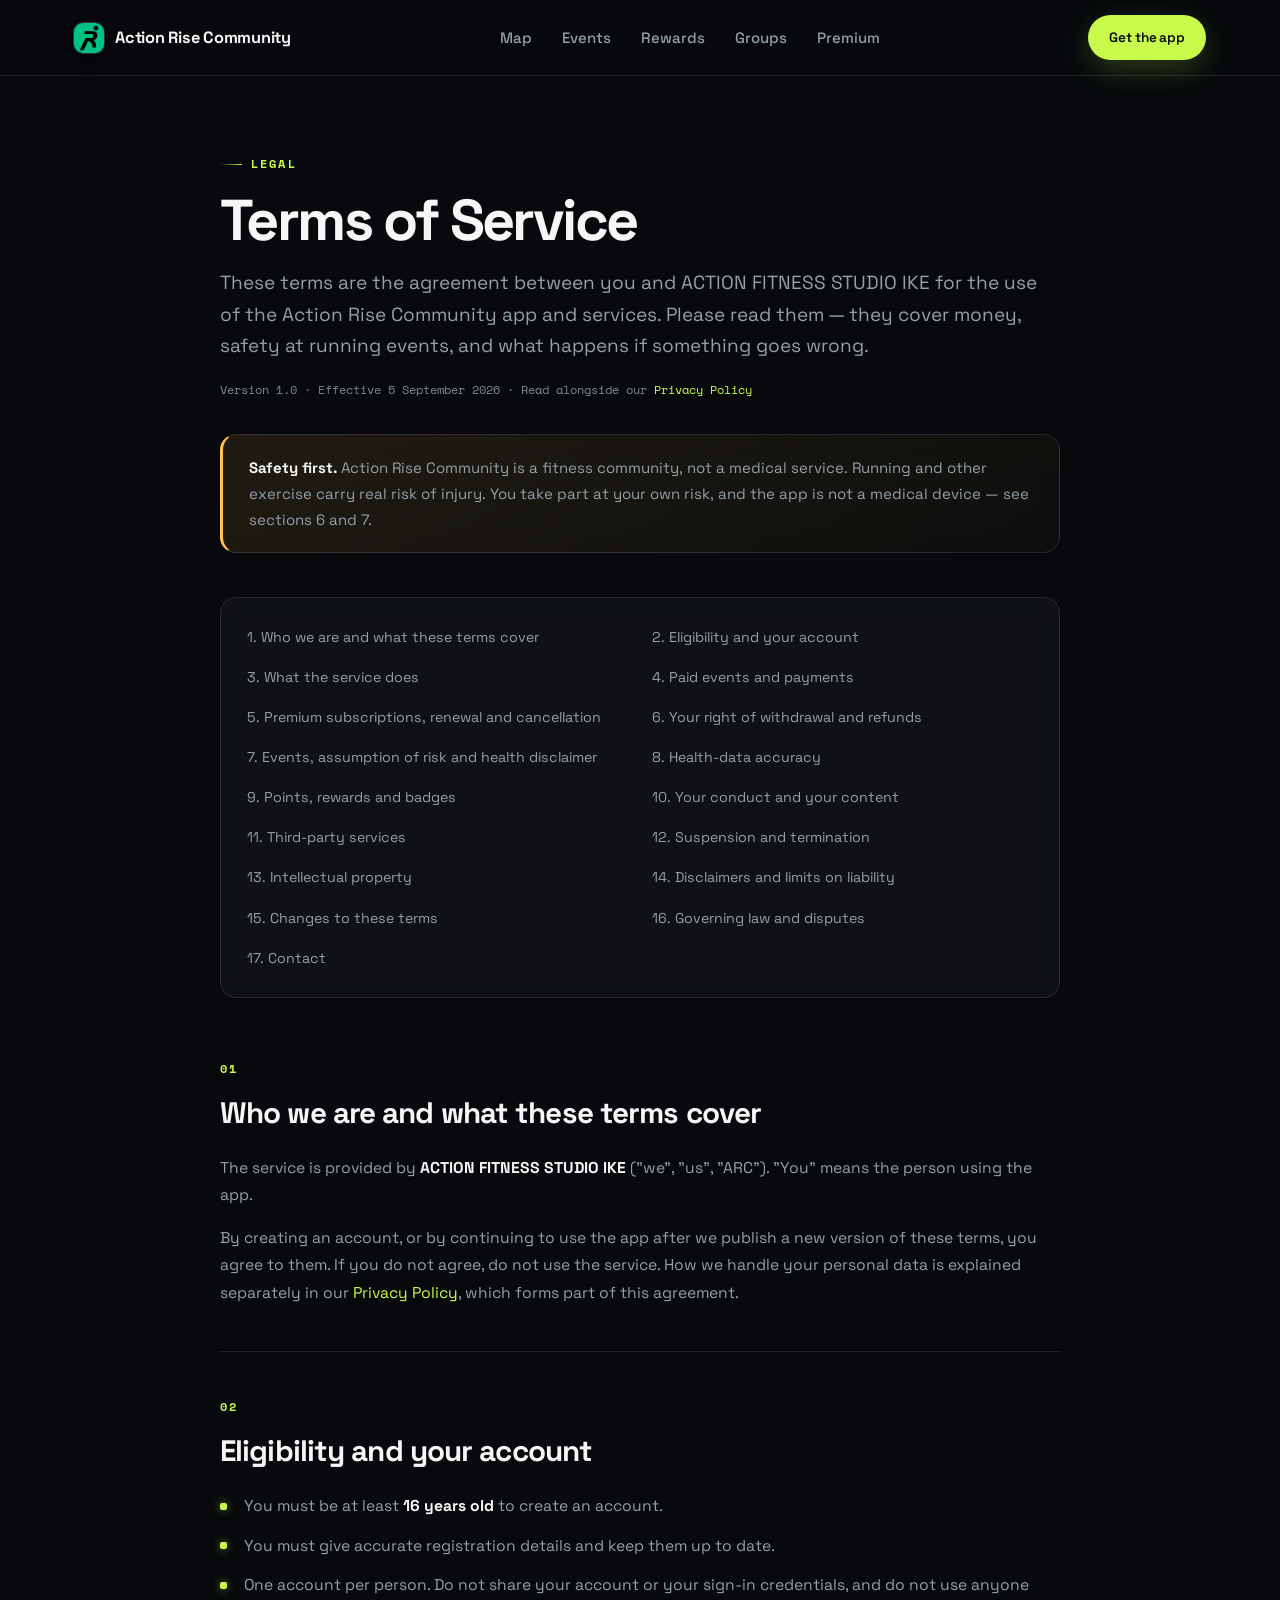
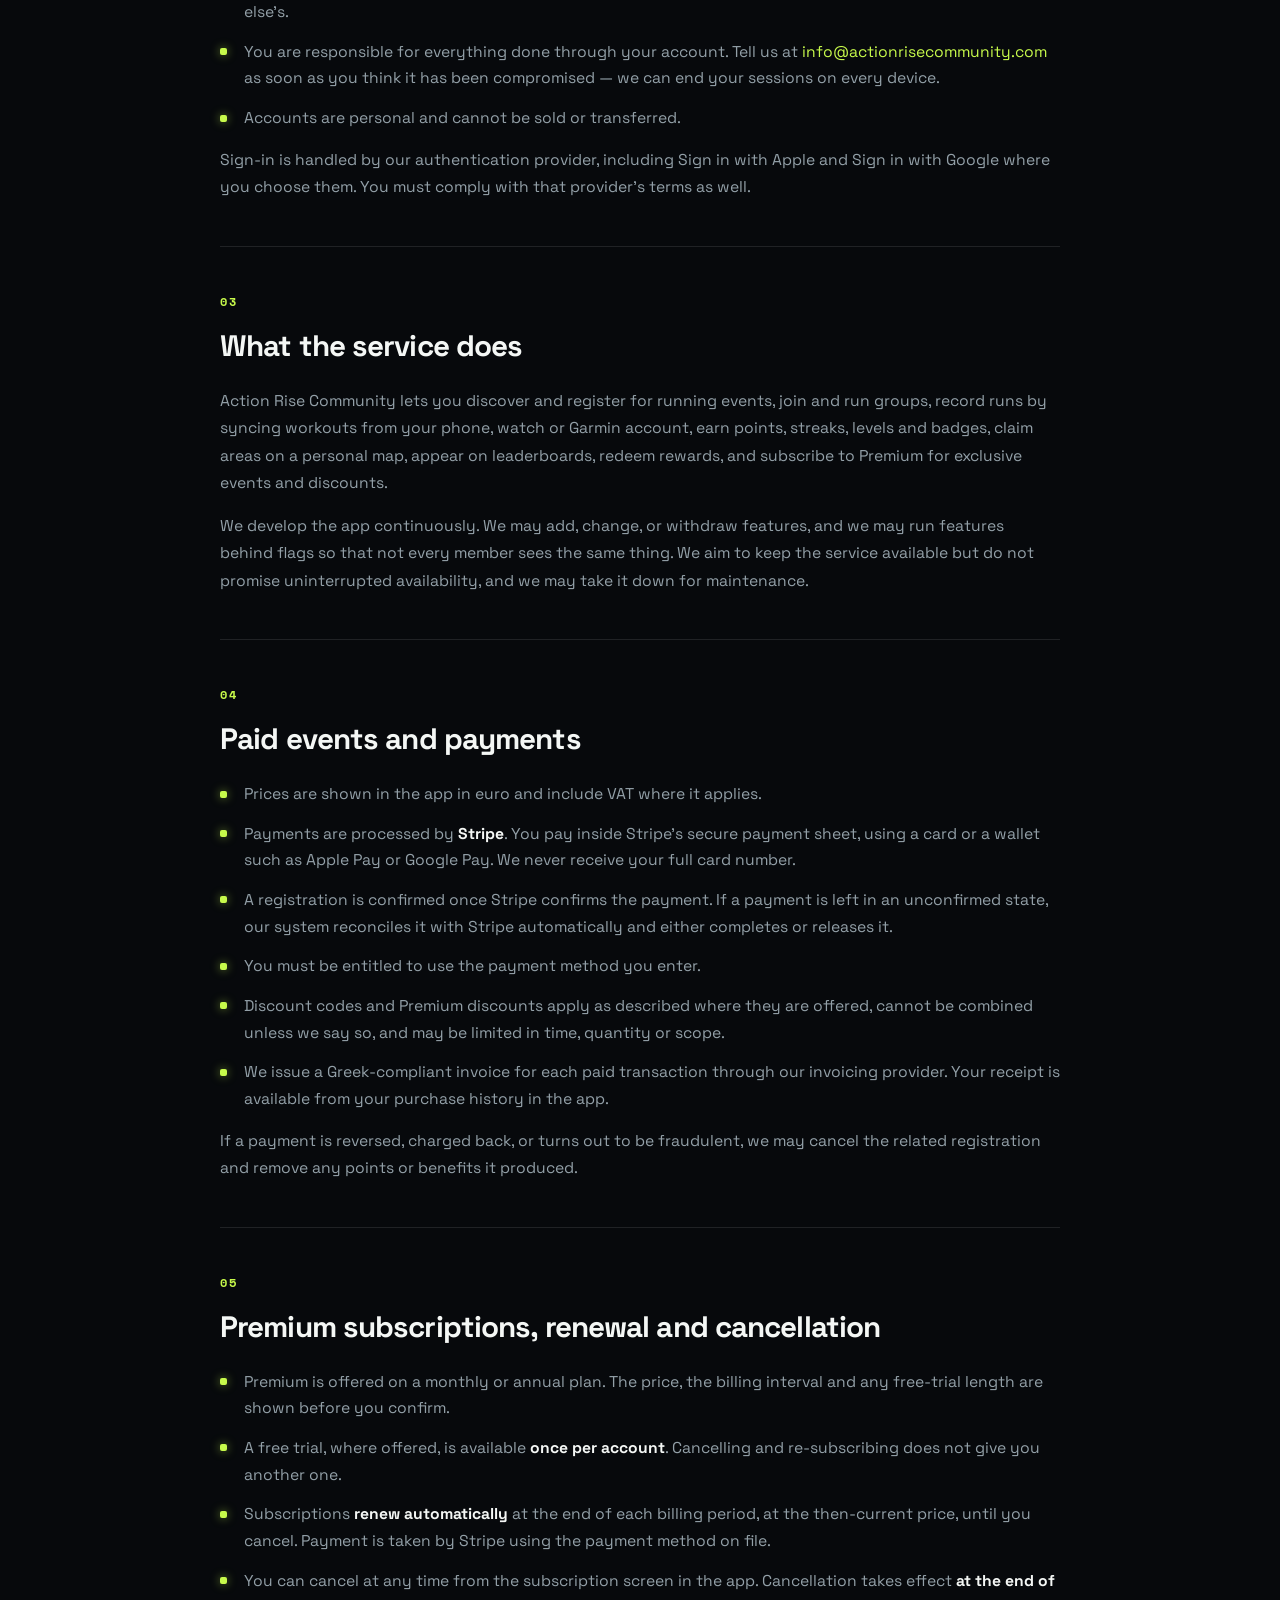
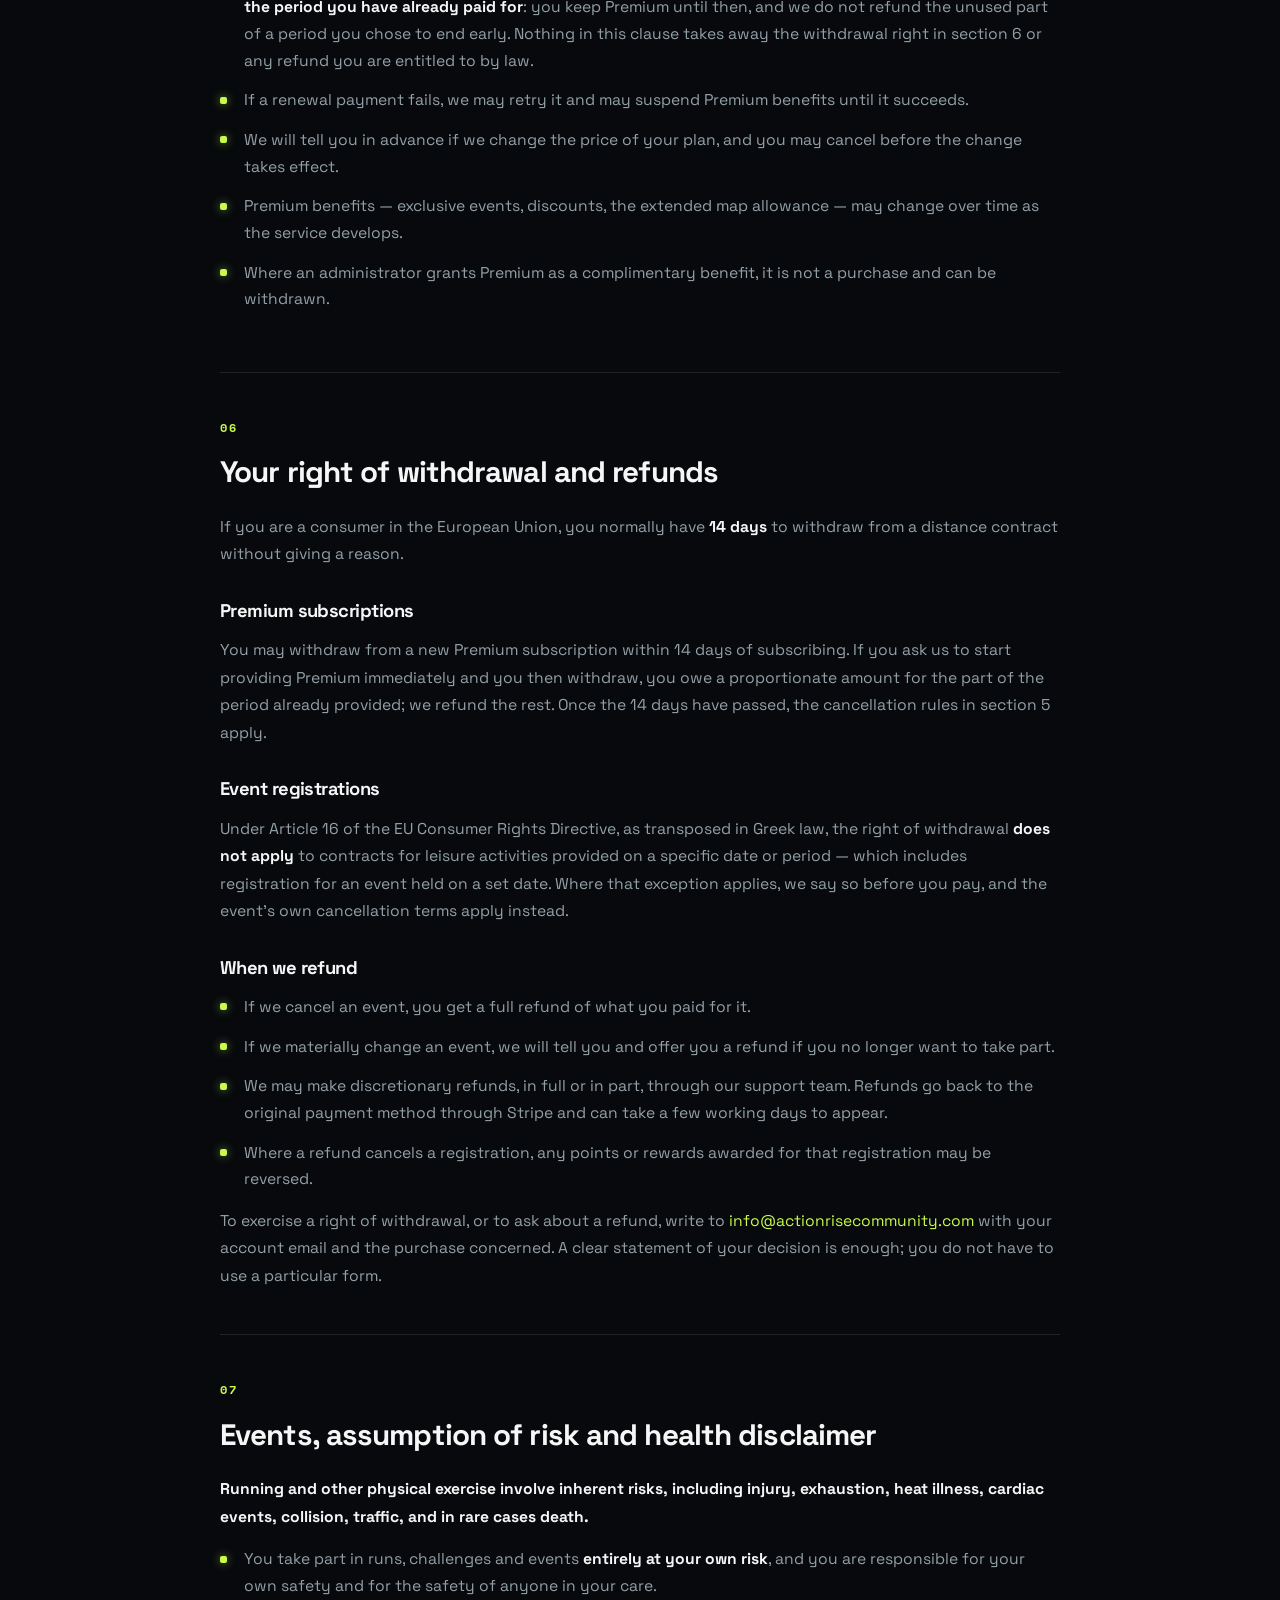
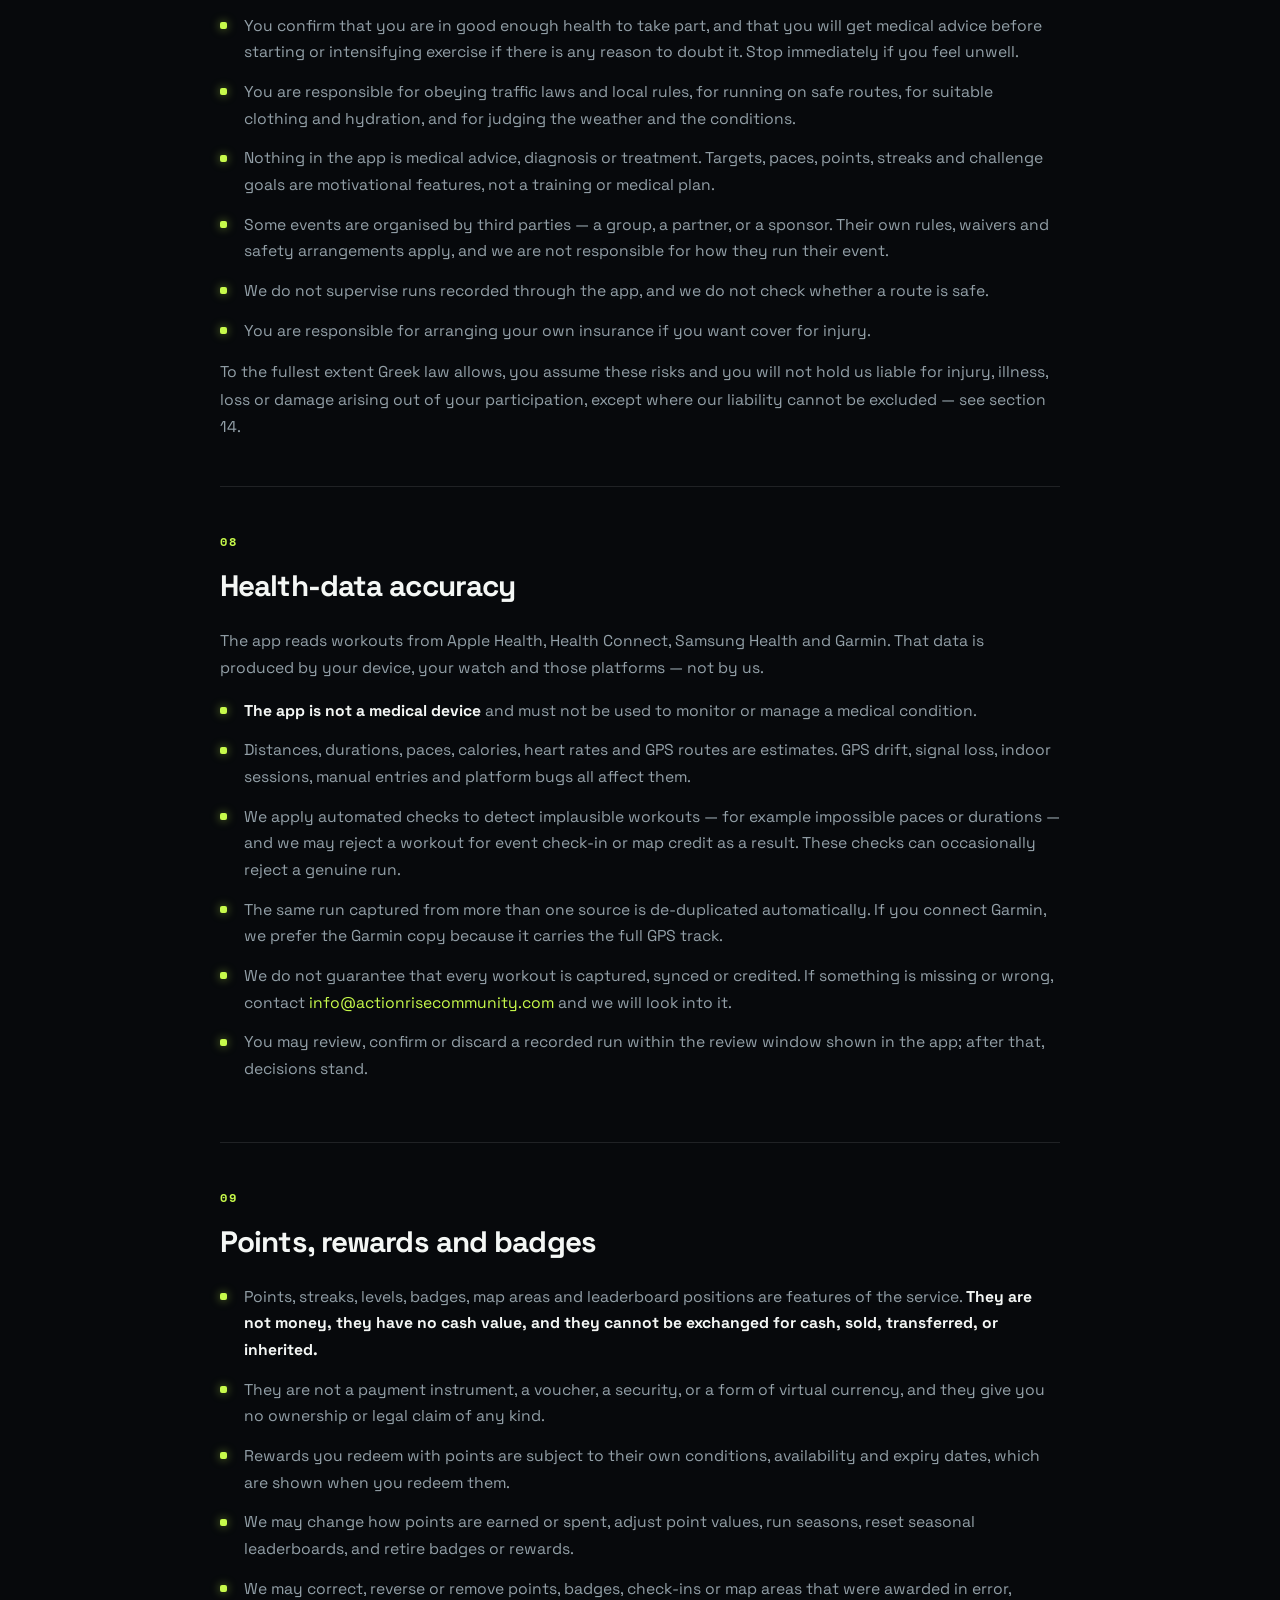
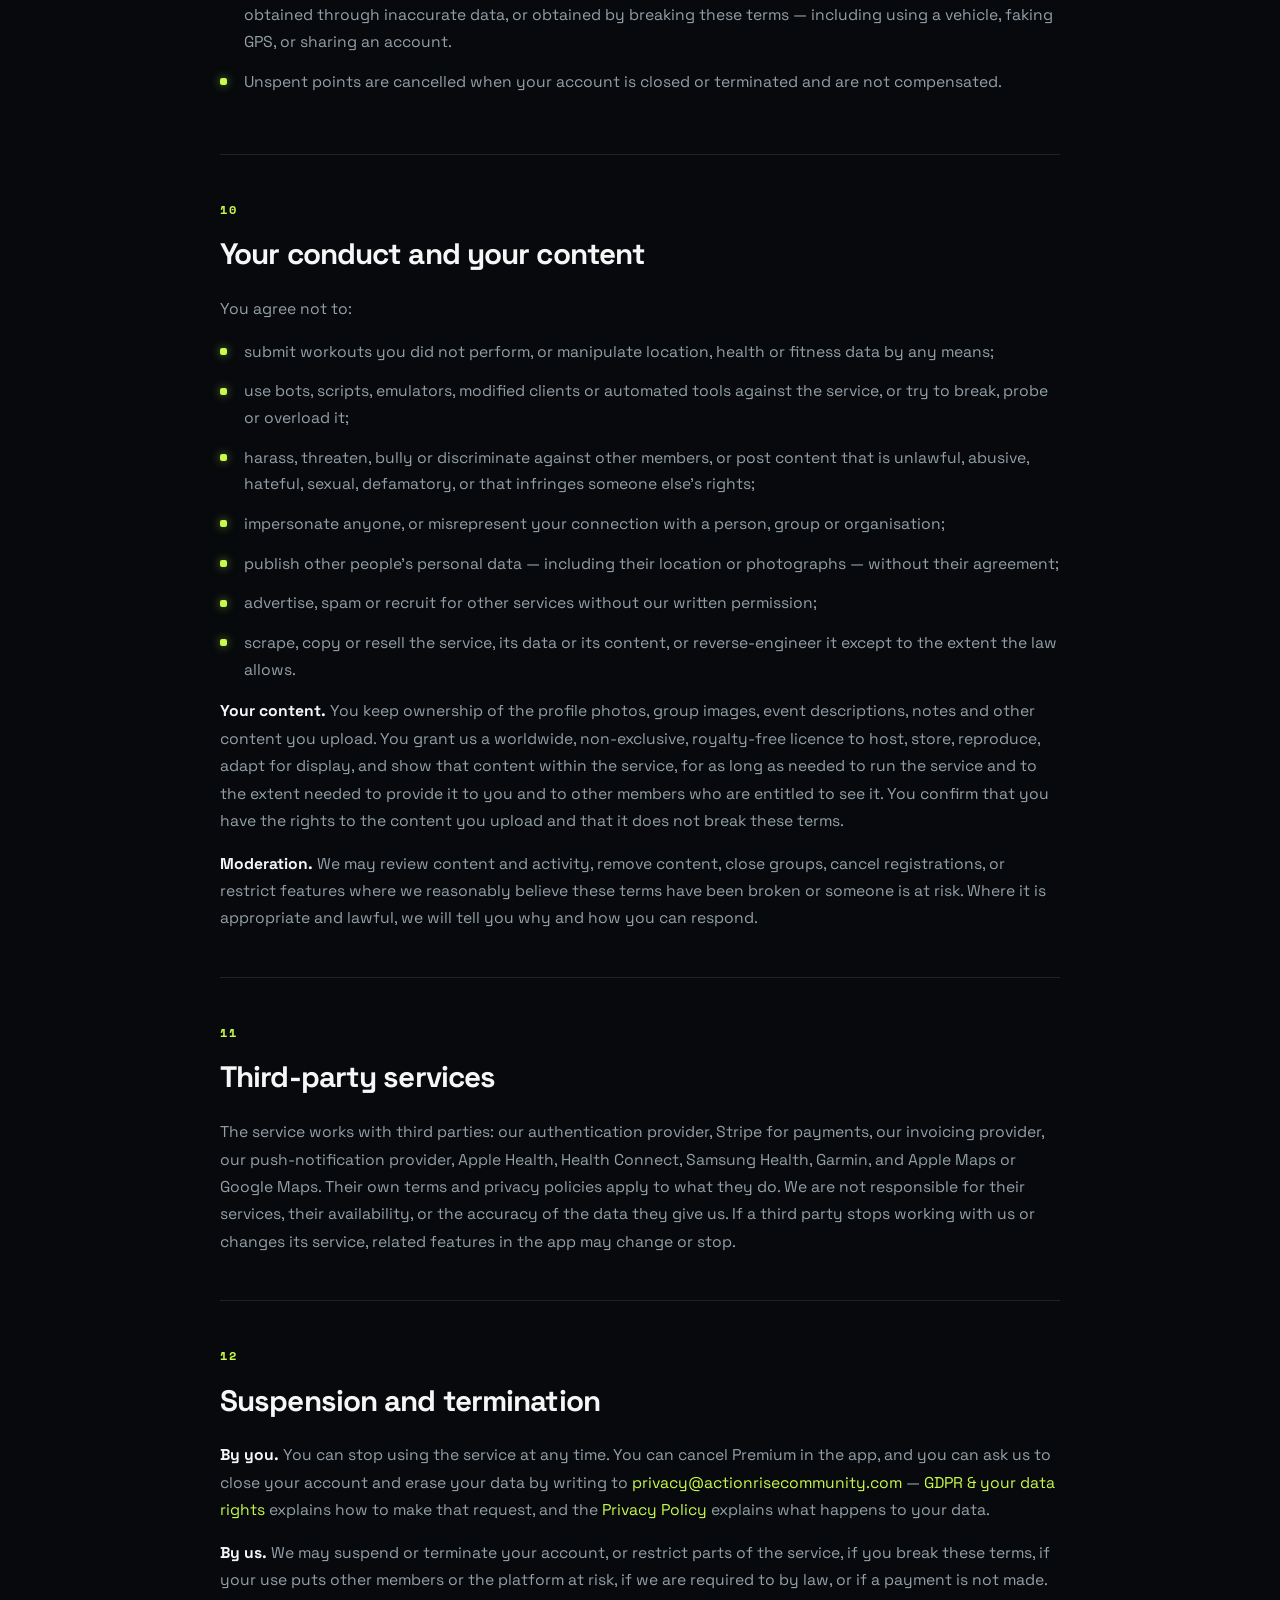
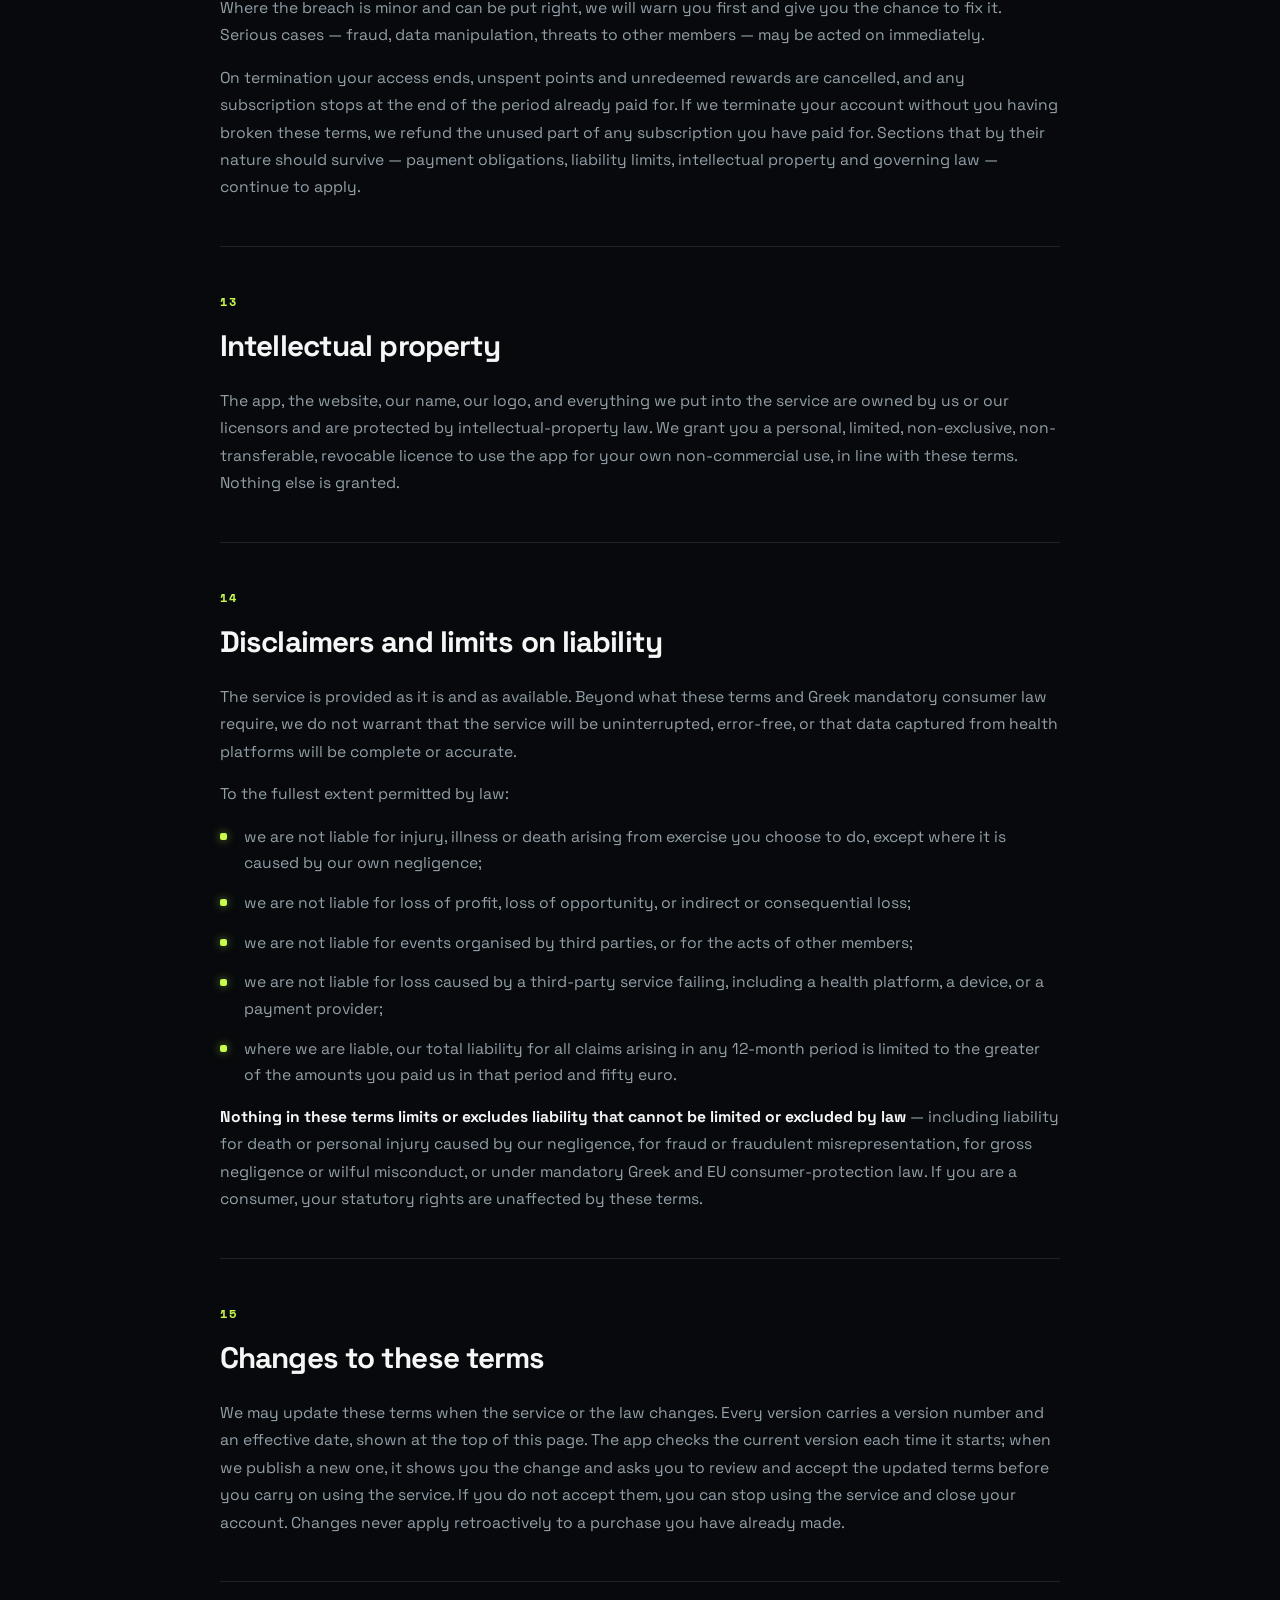
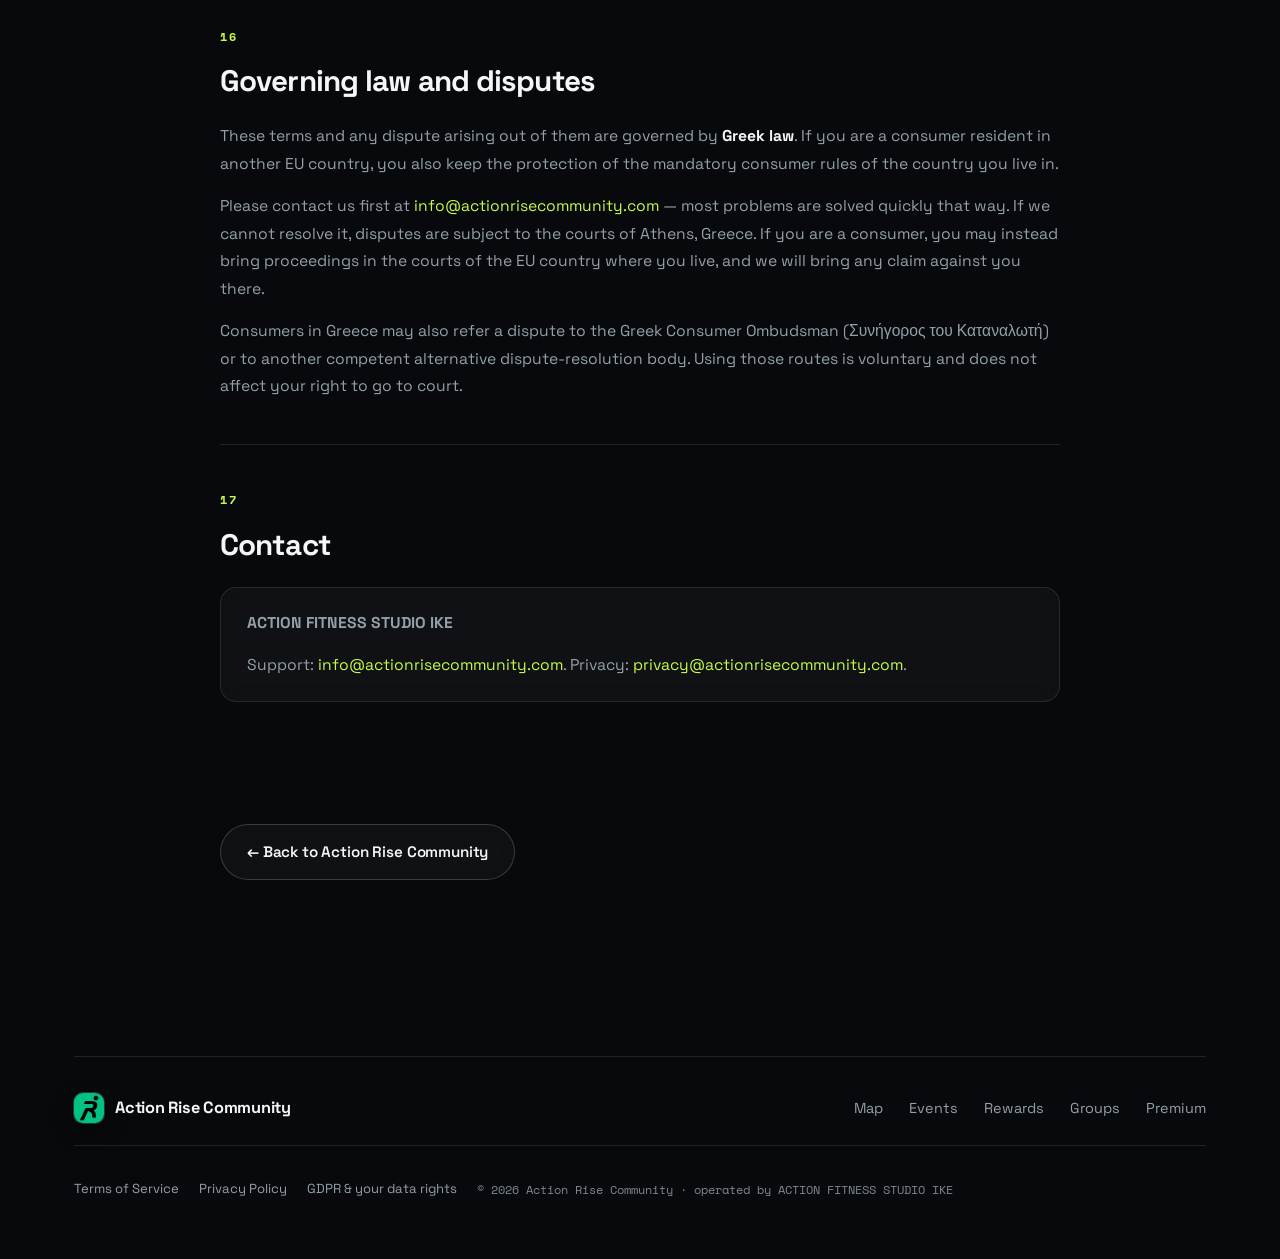
<file: terms.html>
<!doctype html>
<html lang="en">
<head>
<meta charset="UTF-8">
<meta name="viewport" content="width=device-width, initial-scale=1">
<title>Terms of Service — Action Rise Community</title>
<meta name="description" content="The terms of the agreement between you and Action Rise Community — accounts, paid events, Premium subscriptions, safety at running events, points and rewards, and your rights as a consumer.">
<meta name="theme-color" content="#07090C">
<meta name="robots" content="noindex">
<link rel="icon" type="image/jpeg" href="assets/arc-logo.jpg">
<link rel="preconnect" href="https://fonts.googleapis.com">
<link rel="preconnect" href="https://fonts.gstatic.com" crossorigin>
<link href="https://fonts.googleapis.com/css2?family=Space+Grotesk:wght@500;600;700&family=Space+Mono:wght@400;700&display=swap" rel="stylesheet">
<link rel="stylesheet" href="assets/site.css">
<link rel="stylesheet" href="assets/legal.css">
</head>
<body>

<header class="site-header solid">
  <div class="wrap nav-inner">
    <a class="brand" href="index.html">
      <img class="brand-mark" src="assets/arc-logo.jpg" alt="">
      <span class="brand-name">Action Rise Community</span>
    </a>
    <nav class="nav-links" aria-label="Primary">
      <a class="nav-link" href="index.html#map">Map</a>
      <a class="nav-link" href="index.html#events">Events</a>
      <a class="nav-link" href="index.html#rewards">Rewards</a>
      <a class="nav-link" href="index.html#groups">Groups</a>
      <a class="nav-link" href="index.html#premium">Premium</a>
    </nav>
    <a class="btn btn-primary btn-sm nav-cta" href="index.html#get-app">Get the app</a>
    <button class="nav-toggle" id="navToggle" type="button" aria-label="Open menu" aria-expanded="false" aria-controls="navDrawer">
      <span class="nav-toggle-bars"><span></span><span></span><span></span></span>
    </button>
  </div>
</header>

<div class="nav-drawer" id="navDrawer" hidden>
  <nav aria-label="Mobile">
    <a class="drawer-link" href="index.html#map" style="--d:40ms">Map</a>
    <a class="drawer-link" href="index.html#events" style="--d:80ms">Events</a>
    <a class="drawer-link" href="index.html#rewards" style="--d:120ms">Rewards</a>
    <a class="drawer-link" href="index.html#groups" style="--d:160ms">Groups</a>
    <a class="drawer-link" href="index.html#premium" style="--d:200ms">Premium</a>
  </nav>
  <a class="btn btn-primary drawer-cta" href="index.html#get-app">Get the app</a>
</div>

<main>
  <div class="wrap doc">

    <div class="doc-header">
      <p class="eyebrow">Legal</p>
      <h1 class="h1 doc-title">Terms of Service</h1>
      <p class="lede doc-lede">These terms are the agreement between you and ACTION FITNESS STUDIO IKE for the use of the Action Rise Community app and services. Please read them — they cover money, safety at running events, and what happens if something goes wrong.</p>
      <p class="doc-meta">Version 1.0 · Effective 5 September 2026 · Read alongside our <a href="privacy-policy.html">Privacy Policy</a></p>
    </div>

    <div class="doc-callout" role="note">
      <p><strong>Safety first.</strong> Action Rise Community is a fitness community, not a medical service. Running and other exercise carry real risk of injury. You take part at your own risk, and the app is not a medical device — see sections 6 and 7.</p>
    </div>

    <nav class="doc-toc" aria-label="Sections in these terms">
      <a href="#who">1. Who we are and what these terms cover</a>
      <a href="#eligibility">2. Eligibility and your account</a>
      <a href="#service">3. What the service does</a>
      <a href="#payments">4. Paid events and payments</a>
      <a href="#subscriptions">5. Premium subscriptions, renewal and cancellation</a>
      <a href="#withdrawal">6. Your right of withdrawal and refunds</a>
      <a href="#events">7. Events, assumption of risk and health disclaimer</a>
      <a href="#healthdata">8. Health-data accuracy</a>
      <a href="#points">9. Points, rewards and badges</a>
      <a href="#conduct">10. Your conduct and your content</a>
      <a href="#thirdparty">11. Third-party services</a>
      <a href="#suspension">12. Suspension and termination</a>
      <a href="#ip">13. Intellectual property</a>
      <a href="#liability">14. Disclaimers and limits on liability</a>
      <a href="#changes">15. Changes to these terms</a>
      <a href="#law">16. Governing law and disputes</a>
      <a href="#contact">17. Contact</a>
    </nav>

    <article class="doc-body">

      <section class="doc-section" id="who">
        <p class="doc-num">01</p>
        <h2>Who we are and what these terms cover</h2>
        <p>The service is provided by <strong>ACTION FITNESS STUDIO IKE</strong> ("we", "us", "ARC"). "You" means the person using the app.</p>
        <p>By creating an account, or by continuing to use the app after we publish a new version of these terms, you agree to them. If you do not agree, do not use the service. How we handle your personal data is explained separately in our <a href="privacy-policy.html">Privacy Policy</a>, which forms part of this agreement.</p>
      </section>

      <section class="doc-section" id="eligibility">
        <p class="doc-num">02</p>
        <h2>Eligibility and your account</h2>
        <ul class="doc-list">
          <li>You must be at least <strong>16 years old</strong> to create an account.</li>
          <li>You must give accurate registration details and keep them up to date.</li>
          <li>One account per person. Do not share your account or your sign-in credentials, and do not use anyone else's.</li>
          <li>You are responsible for everything done through your account. Tell us at <a href="mailto:info@actionrisecommunity.com">info@actionrisecommunity.com</a> as soon as you think it has been compromised — we can end your sessions on every device.</li>
          <li>Accounts are personal and cannot be sold or transferred.</li>
        </ul>
        <p>Sign-in is handled by our authentication provider, including Sign in with Apple and Sign in with Google where you choose them. You must comply with that provider's terms as well.</p>
      </section>

      <section class="doc-section" id="service">
        <p class="doc-num">03</p>
        <h2>What the service does</h2>
        <p>Action Rise Community lets you discover and register for running events, join and run groups, record runs by syncing workouts from your phone, watch or Garmin account, earn points, streaks, levels and badges, claim areas on a personal map, appear on leaderboards, redeem rewards, and subscribe to Premium for exclusive events and discounts.</p>
        <p>We develop the app continuously. We may add, change, or withdraw features, and we may run features behind flags so that not every member sees the same thing. We aim to keep the service available but do not promise uninterrupted availability, and we may take it down for maintenance.</p>
      </section>

      <section class="doc-section" id="payments">
        <p class="doc-num">04</p>
        <h2>Paid events and payments</h2>
        <ul class="doc-list">
          <li>Prices are shown in the app in euro and include VAT where it applies.</li>
          <li>Payments are processed by <strong>Stripe</strong>. You pay inside Stripe's secure payment sheet, using a card or a wallet such as Apple Pay or Google Pay. We never receive your full card number.</li>
          <li>A registration is confirmed once Stripe confirms the payment. If a payment is left in an unconfirmed state, our system reconciles it with Stripe automatically and either completes or releases it.</li>
          <li>You must be entitled to use the payment method you enter.</li>
          <li>Discount codes and Premium discounts apply as described where they are offered, cannot be combined unless we say so, and may be limited in time, quantity or scope.</li>
          <li>We issue a Greek-compliant invoice for each paid transaction through our invoicing provider. Your receipt is available from your purchase history in the app.</li>
        </ul>
        <p>If a payment is reversed, charged back, or turns out to be fraudulent, we may cancel the related registration and remove any points or benefits it produced.</p>
      </section>

      <section class="doc-section" id="subscriptions">
        <p class="doc-num">05</p>
        <h2>Premium subscriptions, renewal and cancellation</h2>
        <ul class="doc-list">
          <li>Premium is offered on a monthly or annual plan. The price, the billing interval and any free-trial length are shown before you confirm.</li>
          <li>A free trial, where offered, is available <strong>once per account</strong>. Cancelling and re-subscribing does not give you another one.</li>
          <li>Subscriptions <strong>renew automatically</strong> at the end of each billing period, at the then-current price, until you cancel. Payment is taken by Stripe using the payment method on file.</li>
          <li>You can cancel at any time from the subscription screen in the app. Cancellation takes effect <strong>at the end of the period you have already paid for</strong>: you keep Premium until then, and we do not refund the unused part of a period you chose to end early. Nothing in this clause takes away the withdrawal right in section 6 or any refund you are entitled to by law.</li>
          <li>If a renewal payment fails, we may retry it and may suspend Premium benefits until it succeeds.</li>
          <li>We will tell you in advance if we change the price of your plan, and you may cancel before the change takes effect.</li>
          <li>Premium benefits — exclusive events, discounts, the extended map allowance — may change over time as the service develops.</li>
          <li>Where an administrator grants Premium as a complimentary benefit, it is not a purchase and can be withdrawn.</li>
        </ul>
      </section>

      <section class="doc-section" id="withdrawal">
        <p class="doc-num">06</p>
        <h2>Your right of withdrawal and refunds</h2>
        <p>If you are a consumer in the European Union, you normally have <strong>14 days</strong> to withdraw from a distance contract without giving a reason.</p>
        <h3>Premium subscriptions</h3>
        <p>You may withdraw from a new Premium subscription within 14 days of subscribing. If you ask us to start providing Premium immediately and you then withdraw, you owe a proportionate amount for the part of the period already provided; we refund the rest. Once the 14 days have passed, the cancellation rules in section 5 apply.</p>
        <h3>Event registrations</h3>
        <p>Under Article 16 of the EU Consumer Rights Directive, as transposed in Greek law, the right of withdrawal <strong>does not apply</strong> to contracts for leisure activities provided on a specific date or period — which includes registration for an event held on a set date. Where that exception applies, we say so before you pay, and the event's own cancellation terms apply instead.</p>
        <h3>When we refund</h3>
        <ul class="doc-list">
          <li>If we cancel an event, you get a full refund of what you paid for it.</li>
          <li>If we materially change an event, we will tell you and offer you a refund if you no longer want to take part.</li>
          <li>We may make discretionary refunds, in full or in part, through our support team. Refunds go back to the original payment method through Stripe and can take a few working days to appear.</li>
          <li>Where a refund cancels a registration, any points or rewards awarded for that registration may be reversed.</li>
        </ul>
        <p>To exercise a right of withdrawal, or to ask about a refund, write to <a href="mailto:info@actionrisecommunity.com">info@actionrisecommunity.com</a> with your account email and the purchase concerned. A clear statement of your decision is enough; you do not have to use a particular form.</p>
      </section>

      <section class="doc-section" id="events">
        <p class="doc-num">07</p>
        <h2>Events, assumption of risk and health disclaimer</h2>
        <p><strong>Running and other physical exercise involve inherent risks, including injury, exhaustion, heat illness, cardiac events, collision, traffic, and in rare cases death.</strong></p>
        <ul class="doc-list">
          <li>You take part in runs, challenges and events <strong>entirely at your own risk</strong>, and you are responsible for your own safety and for the safety of anyone in your care.</li>
          <li>You confirm that you are in good enough health to take part, and that you will get medical advice before starting or intensifying exercise if there is any reason to doubt it. Stop immediately if you feel unwell.</li>
          <li>You are responsible for obeying traffic laws and local rules, for running on safe routes, for suitable clothing and hydration, and for judging the weather and the conditions.</li>
          <li>Nothing in the app is medical advice, diagnosis or treatment. Targets, paces, points, streaks and challenge goals are motivational features, not a training or medical plan.</li>
          <li>Some events are organised by third parties — a group, a partner, or a sponsor. Their own rules, waivers and safety arrangements apply, and we are not responsible for how they run their event.</li>
          <li>We do not supervise runs recorded through the app, and we do not check whether a route is safe.</li>
          <li>You are responsible for arranging your own insurance if you want cover for injury.</li>
        </ul>
        <p>To the fullest extent Greek law allows, you assume these risks and you will not hold us liable for injury, illness, loss or damage arising out of your participation, except where our liability cannot be excluded — see section 14.</p>
      </section>

      <section class="doc-section" id="healthdata">
        <p class="doc-num">08</p>
        <h2>Health-data accuracy</h2>
        <p>The app reads workouts from Apple Health, Health Connect, Samsung Health and Garmin. That data is produced by your device, your watch and those platforms — not by us.</p>
        <ul class="doc-list">
          <li><strong>The app is not a medical device</strong> and must not be used to monitor or manage a medical condition.</li>
          <li>Distances, durations, paces, calories, heart rates and GPS routes are estimates. GPS drift, signal loss, indoor sessions, manual entries and platform bugs all affect them.</li>
          <li>We apply automated checks to detect implausible workouts — for example impossible paces or durations — and we may reject a workout for event check-in or map credit as a result. These checks can occasionally reject a genuine run.</li>
          <li>The same run captured from more than one source is de-duplicated automatically. If you connect Garmin, we prefer the Garmin copy because it carries the full GPS track.</li>
          <li>We do not guarantee that every workout is captured, synced or credited. If something is missing or wrong, contact <a href="mailto:info@actionrisecommunity.com">info@actionrisecommunity.com</a> and we will look into it.</li>
          <li>You may review, confirm or discard a recorded run within the review window shown in the app; after that, decisions stand.</li>
        </ul>
      </section>

      <section class="doc-section" id="points">
        <p class="doc-num">09</p>
        <h2>Points, rewards and badges</h2>
        <ul class="doc-list">
          <li>Points, streaks, levels, badges, map areas and leaderboard positions are features of the service. <strong>They are not money, they have no cash value, and they cannot be exchanged for cash, sold, transferred, or inherited.</strong></li>
          <li>They are not a payment instrument, a voucher, a security, or a form of virtual currency, and they give you no ownership or legal claim of any kind.</li>
          <li>Rewards you redeem with points are subject to their own conditions, availability and expiry dates, which are shown when you redeem them.</li>
          <li>We may change how points are earned or spent, adjust point values, run seasons, reset seasonal leaderboards, and retire badges or rewards.</li>
          <li>We may correct, reverse or remove points, badges, check-ins or map areas that were awarded in error, obtained through inaccurate data, or obtained by breaking these terms — including using a vehicle, faking GPS, or sharing an account.</li>
          <li>Unspent points are cancelled when your account is closed or terminated and are not compensated.</li>
        </ul>
      </section>

      <section class="doc-section" id="conduct">
        <p class="doc-num">10</p>
        <h2>Your conduct and your content</h2>
        <p>You agree not to:</p>
        <ul class="doc-list">
          <li>submit workouts you did not perform, or manipulate location, health or fitness data by any means;</li>
          <li>use bots, scripts, emulators, modified clients or automated tools against the service, or try to break, probe or overload it;</li>
          <li>harass, threaten, bully or discriminate against other members, or post content that is unlawful, abusive, hateful, sexual, defamatory, or that infringes someone else's rights;</li>
          <li>impersonate anyone, or misrepresent your connection with a person, group or organisation;</li>
          <li>publish other people's personal data — including their location or photographs — without their agreement;</li>
          <li>advertise, spam or recruit for other services without our written permission;</li>
          <li>scrape, copy or resell the service, its data or its content, or reverse-engineer it except to the extent the law allows.</li>
        </ul>
        <p><strong>Your content.</strong> You keep ownership of the profile photos, group images, event descriptions, notes and other content you upload. You grant us a worldwide, non-exclusive, royalty-free licence to host, store, reproduce, adapt for display, and show that content within the service, for as long as needed to run the service and to the extent needed to provide it to you and to other members who are entitled to see it. You confirm that you have the rights to the content you upload and that it does not break these terms.</p>
        <p><strong>Moderation.</strong> We may review content and activity, remove content, close groups, cancel registrations, or restrict features where we reasonably believe these terms have been broken or someone is at risk. Where it is appropriate and lawful, we will tell you why and how you can respond.</p>
      </section>

      <section class="doc-section" id="thirdparty">
        <p class="doc-num">11</p>
        <h2>Third-party services</h2>
        <p>The service works with third parties: our authentication provider, Stripe for payments, our invoicing provider, our push-notification provider, Apple Health, Health Connect, Samsung Health, Garmin, and Apple Maps or Google Maps. Their own terms and privacy policies apply to what they do. We are not responsible for their services, their availability, or the accuracy of the data they give us. If a third party stops working with us or changes its service, related features in the app may change or stop.</p>
      </section>

      <section class="doc-section" id="suspension">
        <p class="doc-num">12</p>
        <h2>Suspension and termination</h2>
        <p><strong>By you.</strong> You can stop using the service at any time. You can cancel Premium in the app, and you can ask us to close your account and erase your data by writing to <a href="mailto:privacy@actionrisecommunity.com">privacy@actionrisecommunity.com</a> &mdash; <a href="gdpr.html">GDPR &amp; your data rights</a> explains how to make that request, and the <a href="privacy-policy.html">Privacy Policy</a> explains what happens to your data.</p>
        <p><strong>By us.</strong> We may suspend or terminate your account, or restrict parts of the service, if you break these terms, if your use puts other members or the platform at risk, if we are required to by law, or if a payment is not made. Where the breach is minor and can be put right, we will warn you first and give you the chance to fix it. Serious cases — fraud, data manipulation, threats to other members — may be acted on immediately.</p>
        <p>On termination your access ends, unspent points and unredeemed rewards are cancelled, and any subscription stops at the end of the period already paid for. If we terminate your account without you having broken these terms, we refund the unused part of any subscription you have paid for. Sections that by their nature should survive — payment obligations, liability limits, intellectual property and governing law — continue to apply.</p>
      </section>

      <section class="doc-section" id="ip">
        <p class="doc-num">13</p>
        <h2>Intellectual property</h2>
        <p>The app, the website, our name, our logo, and everything we put into the service are owned by us or our licensors and are protected by intellectual-property law. We grant you a personal, limited, non-exclusive, non-transferable, revocable licence to use the app for your own non-commercial use, in line with these terms. Nothing else is granted.</p>
      </section>

      <section class="doc-section" id="liability">
        <p class="doc-num">14</p>
        <h2>Disclaimers and limits on liability</h2>
        <p>The service is provided as it is and as available. Beyond what these terms and Greek mandatory consumer law require, we do not warrant that the service will be uninterrupted, error-free, or that data captured from health platforms will be complete or accurate.</p>
        <p>To the fullest extent permitted by law:</p>
        <ul class="doc-list">
          <li>we are not liable for injury, illness or death arising from exercise you choose to do, except where it is caused by our own negligence;</li>
          <li>we are not liable for loss of profit, loss of opportunity, or indirect or consequential loss;</li>
          <li>we are not liable for events organised by third parties, or for the acts of other members;</li>
          <li>we are not liable for loss caused by a third-party service failing, including a health platform, a device, or a payment provider;</li>
          <li>where we are liable, our total liability for all claims arising in any 12-month period is limited to the greater of the amounts you paid us in that period and fifty euro.</li>
        </ul>
        <p><strong>Nothing in these terms limits or excludes liability that cannot be limited or excluded by law</strong> — including liability for death or personal injury caused by our negligence, for fraud or fraudulent misrepresentation, for gross negligence or wilful misconduct, or under mandatory Greek and EU consumer-protection law. If you are a consumer, your statutory rights are unaffected by these terms.</p>
      </section>

      <section class="doc-section" id="changes">
        <p class="doc-num">15</p>
        <h2>Changes to these terms</h2>
        <p>We may update these terms when the service or the law changes. Every version carries a version number and an effective date, shown at the top of this page. The app checks the current version each time it starts; when we publish a new one, it shows you the change and asks you to review and accept the updated terms before you carry on using the service. If you do not accept them, you can stop using the service and close your account. Changes never apply retroactively to a purchase you have already made.</p>
      </section>

      <section class="doc-section" id="law">
        <p class="doc-num">16</p>
        <h2>Governing law and disputes</h2>
        <p>These terms and any dispute arising out of them are governed by <strong>Greek law</strong>. If you are a consumer resident in another EU country, you also keep the protection of the mandatory consumer rules of the country you live in.</p>
        <p>Please contact us first at <a href="mailto:info@actionrisecommunity.com">info@actionrisecommunity.com</a> — most problems are solved quickly that way. If we cannot resolve it, disputes are subject to the courts of Athens, Greece. If you are a consumer, you may instead bring proceedings in the courts of the EU country where you live, and we will bring any claim against you there.</p>
        <p>Consumers in Greece may also refer a dispute to the Greek Consumer Ombudsman (Συνήγορος του Καταναλωτή) or to another competent alternative dispute-resolution body. Using those routes is voluntary and does not affect your right to go to court.</p>
      </section>

      <section class="doc-section" id="contact">
        <p class="doc-num">17</p>
        <h2>Contact</h2>
        <div class="entity-card">
          <p class="entity-name">ACTION FITNESS STUDIO IKE</p>
          <p class="entity-line">Support: <a href="mailto:info@actionrisecommunity.com">info@actionrisecommunity.com</a>. Privacy: <a href="mailto:privacy@actionrisecommunity.com">privacy@actionrisecommunity.com</a>.</p>
        </div>
      </section>

    </article>

    <a class="btn btn-outline back-home" href="index.html">← Back to Action Rise Community</a>
  </div>
</main>

<footer>
  <div class="wrap">
    <div class="footer-inner">
      <a class="brand" href="index.html">
        <img class="brand-mark" src="assets/arc-logo.jpg" alt="">
        <span class="brand-name">Action Rise Community</span>
      </a>
      <nav class="footer-links" aria-label="Footer">
        <a href="index.html#map">Map</a>
        <a href="index.html#events">Events</a>
        <a href="index.html#rewards">Rewards</a>
        <a href="index.html#groups">Groups</a>
        <a href="index.html#premium">Premium</a>
      </nav>
    </div>
    <div class="footer-legal">
      <a href="terms.html">Terms of Service</a>
      <a href="privacy-policy.html">Privacy Policy</a>
      <a href="gdpr.html">GDPR &amp; your data rights</a>
      <p class="footer-meta">© 2026 Action Rise Community · operated by ACTION FITNESS STUDIO IKE</p>
    </div>
  </div>
</footer>

<script src="assets/nav.js"></script>

</body>
</html>
</file>
<file: assets/site.css>
/* ==========================================================================
   Action Rise Community — dark premium design system
   ========================================================================== */

:root{
  color-scheme: dark;

  /* canvas */
  --paper:#07090C;
  --paper-alt:#0C0F14;
  --surface:rgba(255,255,255,.035);
  --surface-solid:#111620;
  --surface-hi:rgba(255,255,255,.06);

  /* ink */
  --text:#F4F7F5;
  --text-muted:#93A0A8;
  --text-dim:#7C8892;

  /* lines */
  --border:rgba(255,255,255,.10);
  --border-hi:rgba(255,255,255,.18);

  /* brand */
  --brand-ink:#07090C;
  --brand-ink-deep:#040608;
  --volt:#C7FA4B;
  --volt-deep:#A8DA3F;
  --volt-dim:rgba(199,250,75,.16);
  --teal:#3DE0C8;
  --amber:#FFC24D;
  --coral:#FF6B70;

  /* tiers */
  --bronze:#D2934F;
  --silver:#8FB6D8;
  --gold:#F2C24E;
  --platinum:#B98BF0;
  --bronze-fill:rgba(210,147,79,.30);
  --silver-fill:rgba(143,182,216,.42);
  --gold-fill:rgba(242,194,78,.62);
  --platinum-fill:rgba(185,139,240,.82);

  /* shape */
  --radius-xl:32px;
  --radius-lg:24px;
  --radius-md:16px;
  --radius-sm:10px;

  --font-display:'Space Grotesk',sans-serif;
  --font-mono:'Space Mono',monospace;
  --header-h:76px;

  --shadow-soft:0 24px 60px rgba(0,0,0,.55);
  --shadow-lift:0 32px 90px rgba(0,0,0,.7);
  --glow-volt:0 0 0 1px rgba(199,250,75,.25), 0 18px 50px rgba(199,250,75,.18);
}

*,*::before,*::after{ box-sizing:border-box; }

html{ scroll-behavior:smooth; background:var(--paper); }
@media (prefers-reduced-motion: reduce){ html{ scroll-behavior:auto; } }

body{
  margin:0;
  background:var(--paper);
  color:var(--text);
  font-family:var(--font-display);
  font-weight:400;
  line-height:1.55;
  -webkit-font-smoothing:antialiased;
  -moz-osx-font-smoothing:grayscale;
  overflow-x:hidden;
}

/* ambient light — fixed, sits behind everything */
body::before{
  content:"";
  position:fixed; inset:0; z-index:-2; pointer-events:none;
  background:
    radial-gradient(900px 620px at 78% -8%, rgba(199,250,75,.10), transparent 60%),
    radial-gradient(760px 560px at 4% 12%, rgba(61,224,200,.075), transparent 62%),
    radial-gradient(1000px 700px at 50% 108%, rgba(185,139,240,.075), transparent 62%);
}
/* fine grain */
body::after{
  content:"";
  position:fixed; inset:0; z-index:-1; pointer-events:none; opacity:.035;
  background-image:url("data:image/svg+xml,%3Csvg xmlns='http://www.w3.org/2000/svg' width='140' height='140'%3E%3Cfilter id='n'%3E%3CfeTurbulence type='fractalNoise' baseFrequency='.85' numOctaves='3'/%3E%3C/filter%3E%3Crect width='100%25' height='100%25' filter='url(%23n)'/%3E%3C/svg%3E");
}

img,svg{ display:block; max-width:100%; }
a{ color:inherit; text-decoration:none; }
ul{ margin:0; padding:0; list-style:none; }
section[id]{ scroll-margin-top:calc(var(--header-h) + 8px); }
::selection{ background:var(--volt); color:#07090C; }
:focus-visible{ outline:2px solid var(--volt); outline-offset:3px; border-radius:6px; }

.wrap{ max-width:1180px; margin:0 auto; padding:0 24px; }

/* ---------- nav ---------- */
.site-header{
  position:sticky; top:0; z-index:80;
  height:var(--header-h);
  display:flex; align-items:center;
  background:transparent;
  border-bottom:1px solid transparent;
  transition:background-color .3s ease, box-shadow .3s ease, border-color .3s ease, backdrop-filter .3s ease;
}
.site-header.scrolled,
.site-header.solid{
  background:rgba(7,9,12,.72);
  backdrop-filter:blur(16px) saturate(140%);
  -webkit-backdrop-filter:blur(16px) saturate(140%);
  border-bottom-color:var(--border);
}
.nav-inner{ width:100%; display:flex; align-items:center; justify-content:space-between; gap:16px; }

.brand{ display:flex; align-items:center; gap:11px; font-weight:700; font-size:1.02rem; letter-spacing:-0.015em; white-space:nowrap; flex-shrink:0; }
.brand-mark{
  width:30px; height:30px; border-radius:9px; object-fit:cover; flex-shrink:0;
  box-shadow:0 0 0 1px var(--border-hi), 0 6px 18px rgba(0,0,0,.5);
}
.nav-links{ display:flex; align-items:center; gap:30px; flex-shrink:0; }
.nav-link{
  position:relative; font-size:.94rem; font-weight:500; color:var(--text-muted);
  transition:color .18s ease;
}
.nav-link::after{
  content:""; position:absolute; left:0; right:100%; bottom:-6px; height:1.5px;
  background:var(--volt); border-radius:2px; transition:right .25s cubic-bezier(.2,.8,.2,1);
}
.nav-link:hover{ color:var(--text); }
.nav-link:hover::after{ right:0; }
.nav-cta{ flex-shrink:0; }

/* hamburger */
.nav-toggle{
  display:none;
  width:42px; height:42px; padding:0;
  align-items:center; justify-content:center;
  background:var(--surface); border:1px solid var(--border); border-radius:12px;
  color:var(--text); cursor:pointer;
  -webkit-backdrop-filter:blur(10px); backdrop-filter:blur(10px);
  transition:border-color .2s ease, background-color .2s ease;
}
.nav-toggle:hover{ border-color:var(--border-hi); background:var(--surface-hi); }
.nav-toggle-bars{ position:relative; width:18px; height:12px; display:block; }
.nav-toggle-bars span{
  position:absolute; left:0; width:100%; height:1.8px; border-radius:2px; background:currentColor;
  transition:transform .28s cubic-bezier(.2,.8,.2,1), opacity .18s ease;
}
.nav-toggle-bars span:nth-child(1){ top:0; }
.nav-toggle-bars span:nth-child(2){ top:5px; }
.nav-toggle-bars span:nth-child(3){ top:10px; }
body.nav-open .nav-toggle-bars span:nth-child(1){ transform:translateY(5px) rotate(45deg); }
body.nav-open .nav-toggle-bars span:nth-child(2){ opacity:0; }
body.nav-open .nav-toggle-bars span:nth-child(3){ transform:translateY(-5px) rotate(-45deg); }

/* drawer */
.nav-drawer{
  position:fixed; inset:0; z-index:70;
  display:flex; flex-direction:column; justify-content:center;
  padding:calc(var(--header-h) + 24px) 24px 40px;
  background:rgba(5,7,10,.94);
  -webkit-backdrop-filter:blur(22px); backdrop-filter:blur(22px);
  opacity:0; visibility:hidden; transform:translateY(-8px);
  transition:opacity .28s ease, transform .28s ease, visibility .28s;
}
body.nav-open .nav-drawer{ opacity:1; visibility:visible; transform:none; }
.nav-drawer a.drawer-link{
  display:block; padding:16px 0;
  font-size:clamp(1.8rem, 8vw, 2.6rem); font-weight:700; letter-spacing:-0.03em;
  border-bottom:1px solid var(--border);
  color:var(--text);
  opacity:0; transform:translateY(14px);
}
body.nav-open .nav-drawer a.drawer-link{
  animation:drawerIn .42s cubic-bezier(.2,.8,.2,1) forwards;
  animation-delay:var(--d,0ms);
}
@keyframes drawerIn{ to{ opacity:1; transform:none; } }
.nav-drawer .drawer-link:hover{ color:var(--volt); }
.nav-drawer .drawer-cta{ margin-top:32px; align-self:flex-start; }

@media (max-width:900px){ .nav-links{ gap:20px; } }
@media (min-width:821px){ .nav-drawer{ display:none; } }
@media (max-width:420px){ .brand-name{ display:none; } }
@media (prefers-reduced-motion: reduce){
  .nav-drawer, .nav-drawer a.drawer-link, .nav-toggle-bars span{ transition-duration:.01ms; animation:none; opacity:1; transform:none; }
  body.nav-open .nav-drawer{ opacity:1; visibility:visible; }
}

/* ---------- buttons ---------- */
.btn{
  position:relative; overflow:hidden;
  display:inline-flex; align-items:center; justify-content:center; gap:9px;
  font-family:var(--font-display); font-weight:600; font-size:.95rem; letter-spacing:-0.01em;
  padding:15px 26px; border-radius:999px;
  cursor:pointer; white-space:nowrap; border:1px solid transparent;
  transition:transform .18s cubic-bezier(.2,.8,.2,1), box-shadow .25s ease, background-color .2s ease, border-color .2s ease, color .2s ease;
}
.btn:hover{ transform:translateY(-2px); }
.btn:active{ transform:translateY(0) scale(.985); }

.btn-primary{
  background:var(--volt); color:#07090C;
  box-shadow:0 10px 30px rgba(199,250,75,.20);
}
.btn-primary:hover{ background:#D4FF63; box-shadow:0 16px 44px rgba(199,250,75,.34); }

.btn-outline{
  background:var(--surface); color:var(--text); border-color:var(--border-hi);
  -webkit-backdrop-filter:blur(10px); backdrop-filter:blur(10px);
}
.btn-outline:hover{ background:var(--surface-hi); border-color:rgba(199,250,75,.5); color:#fff; }

.btn-sm{ padding:11px 20px; font-size:.85rem; }
.btn-row{ display:flex; flex-wrap:wrap; gap:14px; }

/* responsive nav swap — after .btn so it wins on display */
@media (max-width:820px){
  .nav-links{ display:none; }
  .nav-cta{ display:none; }
  .nav-toggle{ display:inline-flex; }
}

/* ---------- type ---------- */
.eyebrow{
  display:inline-flex; align-items:center; gap:9px;
  font-family:var(--font-mono); font-size:.74rem; font-weight:700;
  letter-spacing:.18em; text-transform:uppercase; color:var(--volt);
  margin:0 0 18px;
}
.eyebrow::before{
  content:""; width:22px; height:1px; background:linear-gradient(90deg, transparent, var(--volt));
}
h1,h2,h3,p,li{ overflow-wrap:break-word; }
h1,h2,h3{ font-family:var(--font-display); font-weight:700; letter-spacing:-0.03em; margin:0; }
.h1{ font-size:clamp(2.2rem, 7.2vw, 5.4rem); line-height:1.0; letter-spacing:-0.045em; }
.h2{ font-size:clamp(1.8rem, 4.2vw, 3.1rem); line-height:1.07; letter-spacing:-0.035em; }
.lede{ font-size:clamp(1.05rem, 1.55vw, 1.19rem); color:var(--text-muted); line-height:1.65; max-width:48ch; }

mark.hl{
  background:linear-gradient(100deg, var(--volt), #9BE8A8);
  color:#07090C; padding:0 .14em; border-radius:6px;
  box-decoration-break:clone; -webkit-box-decoration-break:clone;
}
.grad-text{
  background:linear-gradient(180deg, #FFFFFF 8%, #9AA6AE 100%);
  -webkit-background-clip:text; background-clip:text; color:transparent;
}

/* reusable glass panel */
.glass{
  background:var(--surface);
  border:1px solid var(--border);
  border-radius:var(--radius-lg);
  -webkit-backdrop-filter:blur(14px); backdrop-filter:blur(14px);
  box-shadow:var(--shadow-soft);
}

/* ---------- footer ---------- */
footer{ position:relative; padding:72px 0 48px; }
.footer-inner{
  display:flex; flex-wrap:wrap; justify-content:space-between; align-items:center; gap:24px;
  border-top:1px solid var(--border); padding-top:36px;
}
.footer-links{ display:flex; gap:26px; flex-wrap:wrap; }
.footer-links a{ font-size:.9rem; color:var(--text-muted); transition:color .18s ease; }
.footer-links a:hover{ color:var(--volt); }
.footer-meta{ font-family:var(--font-mono); font-size:.76rem; color:var(--text-dim); }
.footer-legal{
  display:flex; flex-wrap:wrap; align-items:center; gap:20px; width:100%;
  margin-top:22px; padding-top:22px; border-top:1px solid var(--border);
}
.footer-legal a{ font-size:.82rem; color:var(--text-muted); transition:color .18s ease; }
.footer-legal a:hover{ color:var(--volt); }
</file>
<file: assets/legal.css>
/* Legal document layout: privacy policy, GDPR — shared by both pages */

.doc{ position:relative; padding-top:72px; padding-bottom:104px; max-width:888px; }
.doc::before{
  content:""; position:absolute; z-index:-1; inset:-80px 0 auto 0; height:420px;
  background:radial-gradient(760px 340px at 50% 0%, rgba(199,250,75,.11), transparent 72%);
  pointer-events:none;
}

.doc-header{ margin-bottom:36px; }
.doc-title{ font-size:clamp(2.05rem, 5.4vw, 3.6rem); margin:0 0 18px; }
.doc-lede{ max-width:none; margin:0 0 18px; }
.doc-meta{ font-family:var(--font-mono); font-size:.76rem; color:var(--text-dim); }
.doc-meta a{ color:var(--volt); }
.doc-meta a:hover{ text-decoration:underline; }

/* draft/legal-review callout */
.notice{
  background:linear-gradient(150deg, rgba(255,194,77,.10), rgba(255,194,77,.03));
  border:1px solid rgba(255,194,77,.32);
  border-radius:var(--radius-md);
  padding:22px 26px;
  margin-bottom:44px;
  -webkit-backdrop-filter:blur(12px); backdrop-filter:blur(12px);
}
.notice-title{
  font-family:var(--font-mono); font-size:.74rem; font-weight:700;
  letter-spacing:.12em; text-transform:uppercase; color:var(--amber);
  margin:0 0 10px;
}
.notice p{ margin:0; font-size:.92rem; color:var(--text-muted); line-height:1.65; }
.notice p + p{ margin-top:8px; }

/* table of contents */
.doc-toc{
  display:grid; grid-template-columns:1fr 1fr; gap:6px 24px;
  padding:22px 26px; margin-bottom:60px;
  background:var(--surface); border:1px solid var(--border); border-radius:var(--radius-md);
  -webkit-backdrop-filter:blur(12px); backdrop-filter:blur(12px);
}
.doc-toc a{
  font-size:.89rem; color:var(--text-muted); padding:6px 0;
  transition:color .18s ease, padding-left .18s ease;
}
.doc-toc a:hover{ color:var(--volt); padding-left:5px; }
@media (max-width:640px){ .doc-toc{ grid-template-columns:1fr; } }

.doc-section{ padding:44px 0; border-top:1px solid var(--border); scroll-margin-top:calc(var(--header-h) + 16px); }
.doc-section:first-of-type{ border-top:none; padding-top:0; }
.doc-section p.doc-num{
  font-family:var(--font-mono); font-size:.76rem; font-weight:700; letter-spacing:.16em;
  color:var(--volt); margin:0 0 12px;
}
.doc-section h2{ font-size:clamp(1.4rem, 2.5vw, 1.85rem); margin-bottom:18px; }
.doc-section p{ font-size:.98rem; line-height:1.75; color:var(--text-muted); margin:0 0 15px; }
.doc-section p:last-child{ margin-bottom:0; }
.doc-section strong{ color:var(--text); font-weight:700; }
.doc-section a{ color:var(--volt); }
.doc-section a:hover{ text-decoration:underline; }

.doc-list{ display:flex; flex-direction:column; gap:13px; margin:0 0 15px; }
.doc-list li{
  position:relative; padding-left:24px; font-size:.98rem; line-height:1.7; color:var(--text-muted);
}
.doc-list li strong{ color:var(--text); }
.doc-list li::before{
  content:""; position:absolute; left:0; top:.6em; width:7px; height:7px; border-radius:2px;
  background:var(--volt); box-shadow:0 0 10px rgba(199,250,75,.55);
}

.doc-table{ width:100%; border-collapse:collapse; margin:0; font-size:.92rem; color:var(--text-muted); }
.doc-table th, .doc-table td{ text-align:left; padding:13px 15px; border-bottom:1px solid var(--border); vertical-align:top; }
.doc-table th{
  font-family:var(--font-mono); font-size:.7rem; letter-spacing:.12em; text-transform:uppercase;
  color:var(--text-dim); font-weight:700;
}
.doc-table td strong{ color:var(--text); }
.doc-table tr:last-child td{ border-bottom:none; }
.doc-table-wrap{
  overflow-x:auto;
  border:1px solid var(--border); border-radius:var(--radius-md);
  background:var(--surface); padding:6px 10px; margin:0 0 15px;
}

.entity-card{
  background:var(--surface); border:1px solid var(--border); border-radius:var(--radius-md);
  padding:22px 26px; margin:18px 0;
  -webkit-backdrop-filter:blur(12px); backdrop-filter:blur(12px);
}
.entity-name{ font-weight:700; font-size:1rem; margin:0 0 10px; color:var(--text); }
.entity-line{ font-size:.88rem; color:var(--text-muted); line-height:1.65; margin:0 0 6px; }
.entity-line:last-child{ margin-bottom:0; }

.placeholder{
  background:rgba(255,107,112,.14);
  color:var(--coral);
  border:1px solid rgba(255,107,112,.3);
  border-radius:5px; padding:0 6px; font-family:var(--font-mono); font-size:.85em;
}

.back-home{ margin-top:60px; white-space:normal; text-align:center; max-width:100%; }

/* safety / warning callout */
.doc-callout{
  background:linear-gradient(150deg, rgba(255,194,77,.10), rgba(255,194,77,.03));
  border:1px solid var(--border); border-left:3px solid var(--amber);
  border-radius:var(--radius-md);
  padding:20px 26px; margin:0 0 44px;
  -webkit-backdrop-filter:blur(12px); backdrop-filter:blur(12px);
}
.doc-callout p{ margin:0; font-size:.94rem; line-height:1.7; color:var(--text-muted); }
.doc-callout strong{ color:var(--text); font-weight:700; }

.doc-section h3{ font-size:1.15rem; color:var(--text); margin:28px 0 12px; }
</file>
